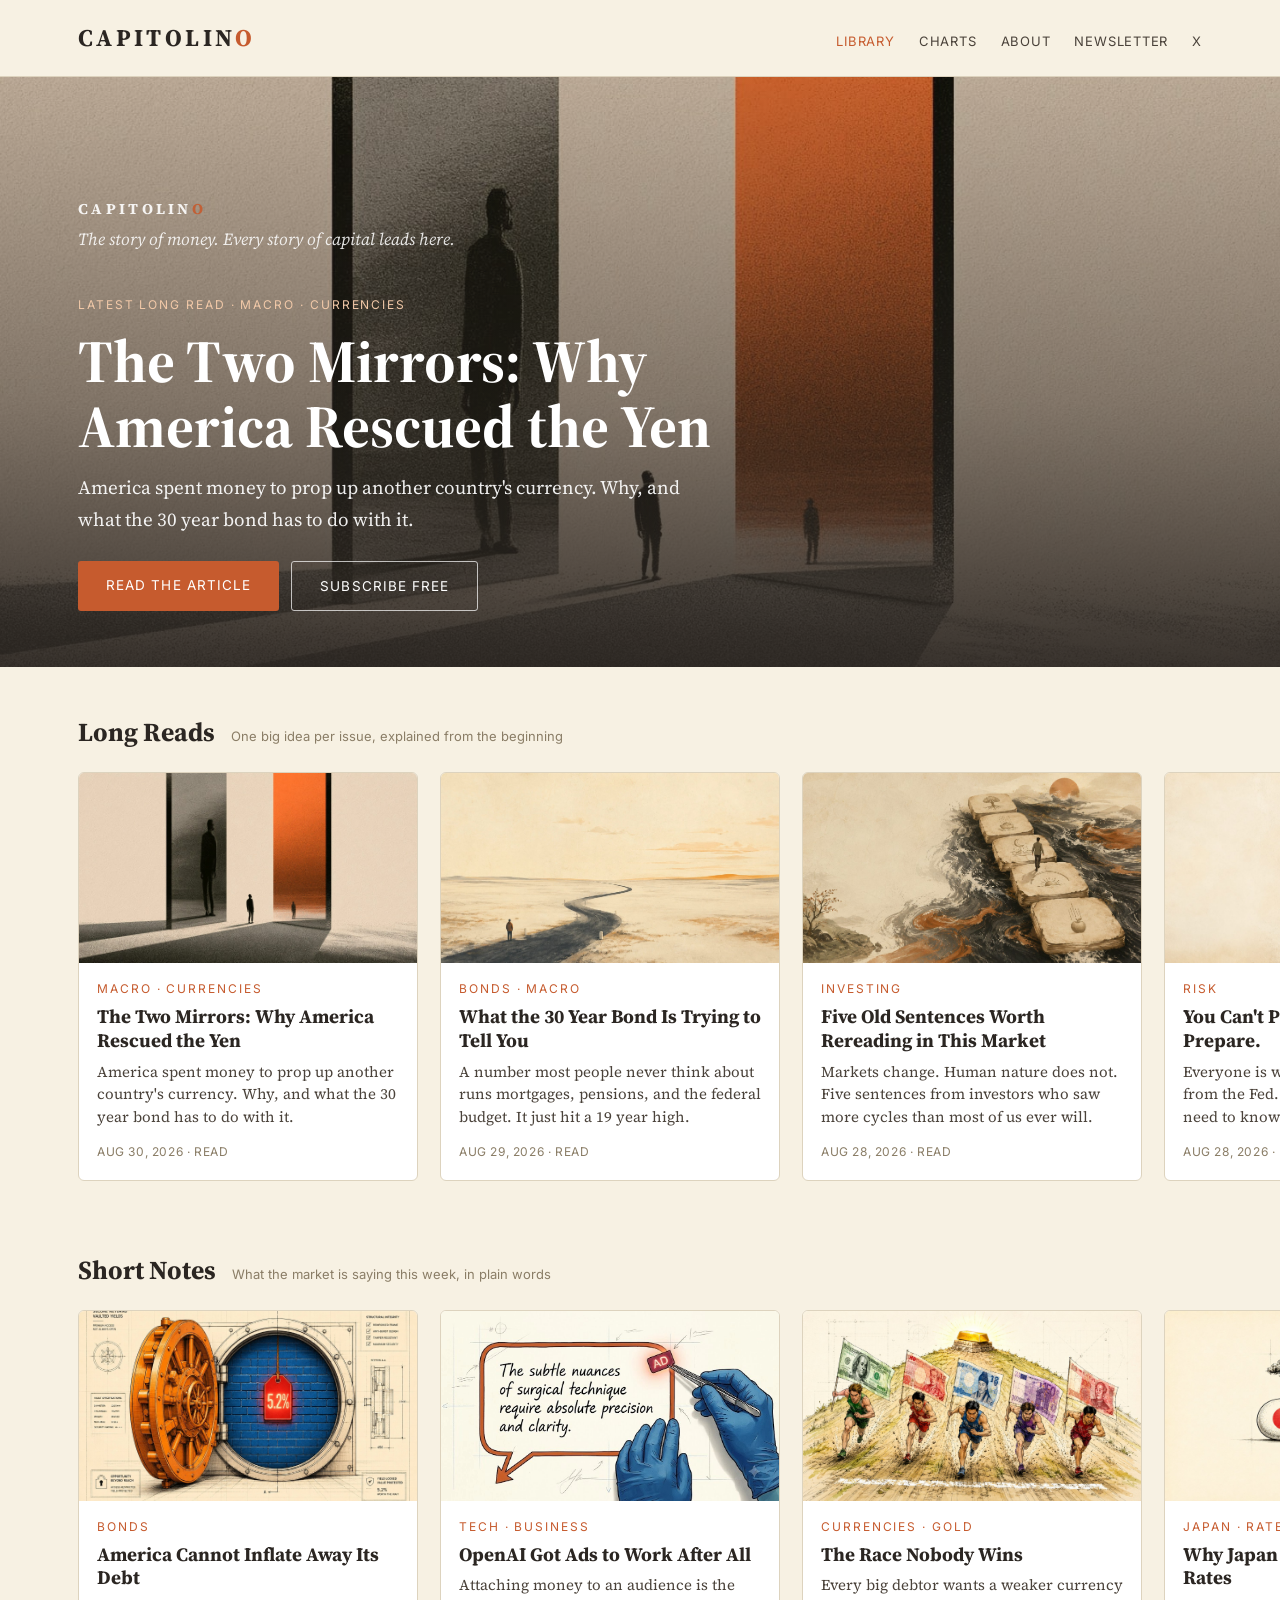
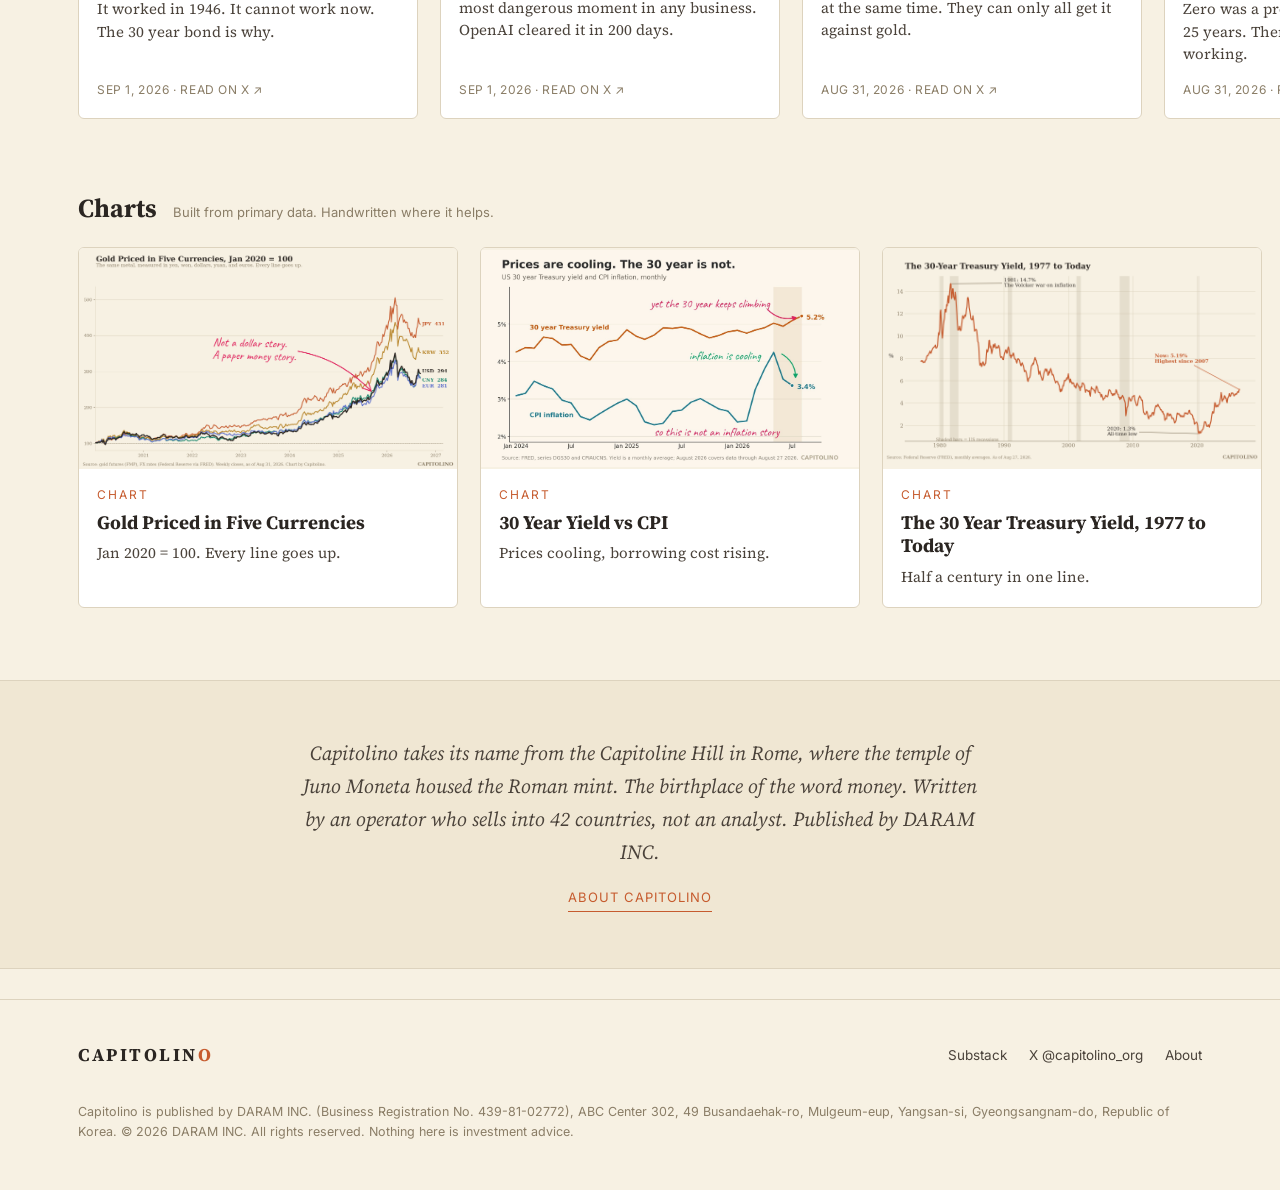
<file: index.html>
<!DOCTYPE html>
<html lang="en">
<head>
<meta charset="UTF-8">
<meta name="viewport" content="width=device-width, initial-scale=1.0">
<title>Capitolino — The story of money</title>
<meta name="description" content="Capitolino is an economics publication by DARAM INC. Long reads, short notes, and charts on markets, macro, and the forces behind them.">
<link rel="preconnect" href="https://fonts.googleapis.com">
<link href="https://fonts.googleapis.com/css2?family=Source+Serif+4:ital,wght@0,400;0,600;0,700;1,400&family=Inter:wght@400;500;600&display=swap" rel="stylesheet">
<link rel="stylesheet" href="style.css">
</head>
<body>
<header class="site-header">
  <div class="wrap">
    <a class="logo" href="index.html">CAPITOLIN<span>O</span></a>
    <nav class="nav">
      <a href="index.html" class="active">Library</a>
      <a href="charts.html">Charts</a>
      <a href="about.html">About</a>
      <a href="https://capitolino.substack.com" target="_blank" rel="noopener">Newsletter</a>
      <a class="xlink" href="https://x.com/capitolino_org" target="_blank" rel="noopener">X</a>
    </nav>
  </div>
</header>
<section class="hero" style="background-image:url('img/cover_two_mirrors.jpg')">
  <div class="hero-shade"></div>
  <div class="wrap hero-inner">
    <p class="hero-brand">CAPITOLIN<span>O</span></p>
    <p class="hero-tag">The story of money. Every story of capital leads here.</p>
    <span class="kicker light">Latest long read · Macro · Currencies</span>
    <h1><a href="articles/the-two-mirrors.html">The Two Mirrors: Why America Rescued the Yen</a></h1>
    <p class="hero-hook">America spent money to prop up another country&#x27;s currency. Why, and what the 30 year bond has to do with it.</p>
    <div class="hero-cta">
      <a class="btn" href="articles/the-two-mirrors.html">Read the article</a>
      <a class="btn ghost" href="https://capitolino.substack.com" target="_blank" rel="noopener">Subscribe free</a>
    </div>
  </div>
</section>

<section class="row" id="long-reads">
  <div class="wrap row-head"><h2>Long Reads</h2><span>One big idea per issue, explained from the beginning</span></div>
  <div class="row-scroller"><div class="row-track"><a class="card" href="articles/the-two-mirrors.html">
  <div class="card-img"><img src="img/cover_two_mirrors.jpg" alt="The Two Mirrors: Why America Rescued the Yen" loading="lazy"></div>
  <div class="card-body">
    <span class="kicker">Macro · Currencies</span>
    <h3>The Two Mirrors: Why America Rescued the Yen</h3>
    <p>America spent money to prop up another country&#x27;s currency. Why, and what the 30 year bond has to do with it.</p>
    <span class="meta">Aug 30, 2026 · Read</span>
  </div>
</a><a class="card" href="articles/30-year-bond.html">
  <div class="card-img"><img src="img/cover_30y.jpg" alt="What the 30 Year Bond Is Trying to Tell You" loading="lazy"></div>
  <div class="card-body">
    <span class="kicker">Bonds · Macro</span>
    <h3>What the 30 Year Bond Is Trying to Tell You</h3>
    <p>A number most people never think about runs mortgages, pensions, and the federal budget. It just hit a 19 year high.</p>
    <span class="meta">Aug 29, 2026 · Read</span>
  </div>
</a><a class="card" href="articles/five-old-sentences.html">
  <div class="card-img"><img src="img/cover_five_old.jpg" alt="Five Old Sentences Worth Rereading in This Market" loading="lazy"></div>
  <div class="card-body">
    <span class="kicker">Investing</span>
    <h3>Five Old Sentences Worth Rereading in This Market</h3>
    <p>Markets change. Human nature does not. Five sentences from investors who saw more cycles than most of us ever will.</p>
    <span class="meta">Aug 28, 2026 · Read</span>
  </div>
</a><a class="card" href="articles/you-cant-predict.html">
  <div class="card-img"><img src="img/cover_predict.jpg" alt="You Can&#x27;t Predict. You Can Prepare." loading="lazy"></div>
  <div class="card-body">
    <span class="kicker">Risk</span>
    <h3>You Can&#x27;t Predict. You Can Prepare.</h3>
    <p>Everyone is waiting for the same sentence from the Fed. Here is why you do not need to know what comes next.</p>
    <span class="meta">Aug 28, 2026 · Read</span>
  </div>
</a><a class="card" href="articles/why-i-built-kaisar.html">
  <div class="card-img"><img src="img/cover_viagra.jpg" alt="The Story Behind Why I Built an Electronic Viagra" loading="lazy"></div>
  <div class="card-body">
    <span class="kicker">First Issue</span>
    <h3>The Story Behind Why I Built an Electronic Viagra</h3>
    <p>Before you borrow someone&#x27;s eyes to look at the economy, you deserve to know whose eyes they are.</p>
    <span class="meta">Aug 28, 2026 · Read</span>
  </div>
</a></div></div>
</section>
<section class="row" id="short-notes">
  <div class="wrap row-head"><h2>Short Notes</h2><span>What the market is saying this week, in plain words</span></div>
  <div class="row-scroller"><div class="row-track"><a class="card" href="https://x.com/capitolino_org/status/2094489485602091154" target="_blank" rel="noopener">
  <div class="card-img"><img src="img/note_inflate_illus.jpg" alt="America Cannot Inflate Away Its Debt" loading="lazy"></div>
  <div class="card-body">
    <span class="kicker">Bonds</span>
    <h3>America Cannot Inflate Away Its Debt</h3>
    <p>It worked in 1946. It cannot work now. The 30 year bond is why.</p>
    <span class="meta">Sep 1, 2026 · Read on X ↗</span>
  </div>
</a><a class="card" href="https://x.com/capitolino_org/status/2094497750310334636" target="_blank" rel="noopener">
  <div class="card-img"><img src="img/note_openai_ads.jpg" alt="OpenAI Got Ads to Work After All" loading="lazy"></div>
  <div class="card-body">
    <span class="kicker">Tech · Business</span>
    <h3>OpenAI Got Ads to Work After All</h3>
    <p>Attaching money to an audience is the most dangerous moment in any business. OpenAI cleared it in 200 days.</p>
    <span class="meta">Sep 1, 2026 · Read on X ↗</span>
  </div>
</a><a class="card" href="https://x.com/capitolino_org/status/2094430309207187699" target="_blank" rel="noopener">
  <div class="card-img"><img src="img/note_race_illus.jpg" alt="The Race Nobody Wins" loading="lazy"></div>
  <div class="card-body">
    <span class="kicker">Currencies · Gold</span>
    <h3>The Race Nobody Wins</h3>
    <p>Every big debtor wants a weaker currency at the same time. They can only all get it against gold.</p>
    <span class="meta">Aug 31, 2026 · Read on X ↗</span>
  </div>
</a><a class="card" href="https://x.com/capitolino_org/status/2094389697825091811" target="_blank" rel="noopener">
  <div class="card-img"><img src="img/note_japan_zero.jpg" alt="Why Japan Cannot Keep Zero Rates" loading="lazy"></div>
  <div class="card-body">
    <span class="kicker">Japan · Rates</span>
    <h3>Why Japan Cannot Keep Zero Rates</h3>
    <p>Zero was a promise Japan could keep for 25 years. Then the promise stopped working.</p>
    <span class="meta">Aug 31, 2026 · Read on X ↗</span>
  </div>
</a><a class="card" href="https://x.com/capitolino_org/status/2093765182011126217" target="_blank" rel="noopener">
  <div class="card-img"><img src="img/note_water_illus.jpg" alt="The Water Level and the Waves" loading="lazy"></div>
  <div class="card-body">
    <span class="kicker">Money Supply · Bitcoin</span>
    <h3>The Water Level and the Waves</h3>
    <p>M2 just hit 23.2 trillion dollars. Why that does not automatically lift Bitcoin.</p>
    <span class="meta">Aug 29, 2026 · Read on X ↗</span>
  </div>
</a><a class="card" href="https://x.com/capitolino_org/status/2093725775086424573" target="_blank" rel="noopener">
  <div class="card-img"><img src="img/note_wall.jpg" alt="The Wall That Stopped Working" loading="lazy"></div>
  <div class="card-body">
    <span class="kicker">Currencies</span>
    <h3>The Wall That Stopped Working</h3>
    <p>160 yen per dollar used to be a wall. This year it became a neighborhood.</p>
    <span class="meta">Aug 29, 2026 · Read on X ↗</span>
  </div>
</a><a class="card" href="https://x.com/capitolino_org/status/2093394153090728413" target="_blank" rel="noopener">
  <div class="card-img"><img src="img/note_tugofwar.jpg" alt="The Tug of War: Bonds, Gold, and a Hawkish Fed" loading="lazy"></div>
  <div class="card-body">
    <span class="kicker">Markets</span>
    <h3>The Tug of War: Bonds, Gold, and a Hawkish Fed</h3>
    <p>Nvidia posted a monster quarter. The Fed said something else. Both markets are right, for now.</p>
    <span class="meta">Aug 28, 2026 · Read on X ↗</span>
  </div>
</a></div></div>
</section>
<section class="row" id="charts">
  <div class="wrap row-head"><h2>Charts</h2><span>Built from primary data. Handwritten where it helps.</span></div>
  <div class="row-scroller"><div class="row-track"><a class="card card-chart" href="charts.html#chart_gold_five_currencies">
  <div class="card-img"><img src="img/chart_gold_five_currencies.png" alt="Gold Priced in Five Currencies" loading="lazy"></div>
  <div class="card-body"><span class="kicker">Chart</span><h3>Gold Priced in Five Currencies</h3><p>Jan 2020 = 100. Every line goes up.</p></div>
</a><a class="card card-chart" href="charts.html#chart_30y_vs_cpi">
  <div class="card-img"><img src="img/chart_30y_vs_cpi.jpg" alt="30 Year Yield vs CPI" loading="lazy"></div>
  <div class="card-body"><span class="kicker">Chart</span><h3>30 Year Yield vs CPI</h3><p>Prices cooling, borrowing cost rising.</p></div>
</a><a class="card card-chart" href="charts.html#chart1_30y_history">
  <div class="card-img"><img src="img/chart1_30y_history.png" alt="The 30 Year Treasury Yield, 1977 to Today" loading="lazy"></div>
  <div class="card-body"><span class="kicker">Chart</span><h3>The 30 Year Treasury Yield, 1977 to Today</h3><p>Half a century in one line.</p></div>
</a><a class="card card-chart" href="charts.html#chart2_three_yields">
  <div class="card-img"><img src="img/chart2_three_yields.png" alt="Three Maturities, One Story" loading="lazy"></div>
  <div class="card-body"><span class="kicker">Chart</span><h3>Three Maturities, One Story</h3><p>2, 10, and 30 year yields.</p></div>
</a><a class="card card-chart" href="charts.html#chart3_spread">
  <div class="card-img"><img src="img/chart3_spread.png" alt="The Recession Whisperer" loading="lazy"></div>
  <div class="card-body"><span class="kicker">Chart</span><h3>The Recession Whisperer</h3><p>10 year minus 2 year, recessions shaded.</p></div>
</a><a class="card card-chart" href="charts.html#chart_m2">
  <div class="card-img"><img src="img/chart_m2.png" alt="US Money Supply (M2)" loading="lazy"></div>
  <div class="card-body"><span class="kicker">Chart</span><h3>US Money Supply (M2)</h3><p>23.2 trillion dollars and a handwritten note.</p></div>
</a><a class="card card-chart" href="charts.html#chart_usdjpy_160">
  <div class="card-img"><img src="img/chart_usdjpy_160.png" alt="USD/JPY and the 160 Line" loading="lazy"></div>
  <div class="card-body"><span class="kicker">Chart</span><h3>USD/JPY and the 160 Line</h3><p>Days above 160, 2024 vs 2026.</p></div>
</a><a class="card card-chart" href="charts.html#chart_rate_gap">
  <div class="card-img"><img src="img/chart_rate_gap.png" alt="US vs Japan Policy Rate Gap" loading="lazy"></div>
  <div class="card-body"><span class="kicker">Chart</span><h3>US vs Japan Policy Rate Gap</h3><p>Why the yen fell.</p></div>
</a></div></div>
</section>

<section class="about-strip">
  <div class="wrap">
    <p>Capitolino takes its name from the Capitoline Hill in Rome, where the temple of Juno Moneta housed the Roman mint. The birthplace of the word money. Written by an operator who sells into 42 countries, not an analyst. Published by DARAM INC.</p>
    <a class="readmore" href="about.html">About Capitolino</a>
  </div>
</section>
<footer class="site-footer">
  <div class="wrap">
    <span class="foot-logo">CAPITOLIN<span>O</span></span>
    <div class="foot-links">
      <a href="https://capitolino.substack.com" target="_blank" rel="noopener">Substack</a>
      <a class="xlink" href="https://x.com/capitolino_org" target="_blank" rel="noopener">X <span class="xhandle">@capitolino_org</span></a>
      <a href="about.html">About</a>
    </div>
    <p class="foot-legal">Capitolino is published by DARAM INC. (Business Registration No. 439-81-02772), ABC Center 302, 49 Busandaehak-ro, Mulgeum-eup, Yangsan-si, Gyeongsangnam-do, Republic of Korea. © 2026 DARAM INC. All rights reserved. Nothing here is investment advice.</p>
  </div>
</footer>
<script>
// Change this one line when the X handle changes.
var X_HANDLE = "capitolino_org";
document.querySelectorAll("a.xlink").forEach(function(a){ a.href = "https://x.com/" + X_HANDLE; });
document.querySelectorAll(".xhandle").forEach(function(s){ s.textContent = "@" + X_HANDLE; });
</script>
</body>
</html>
</file>
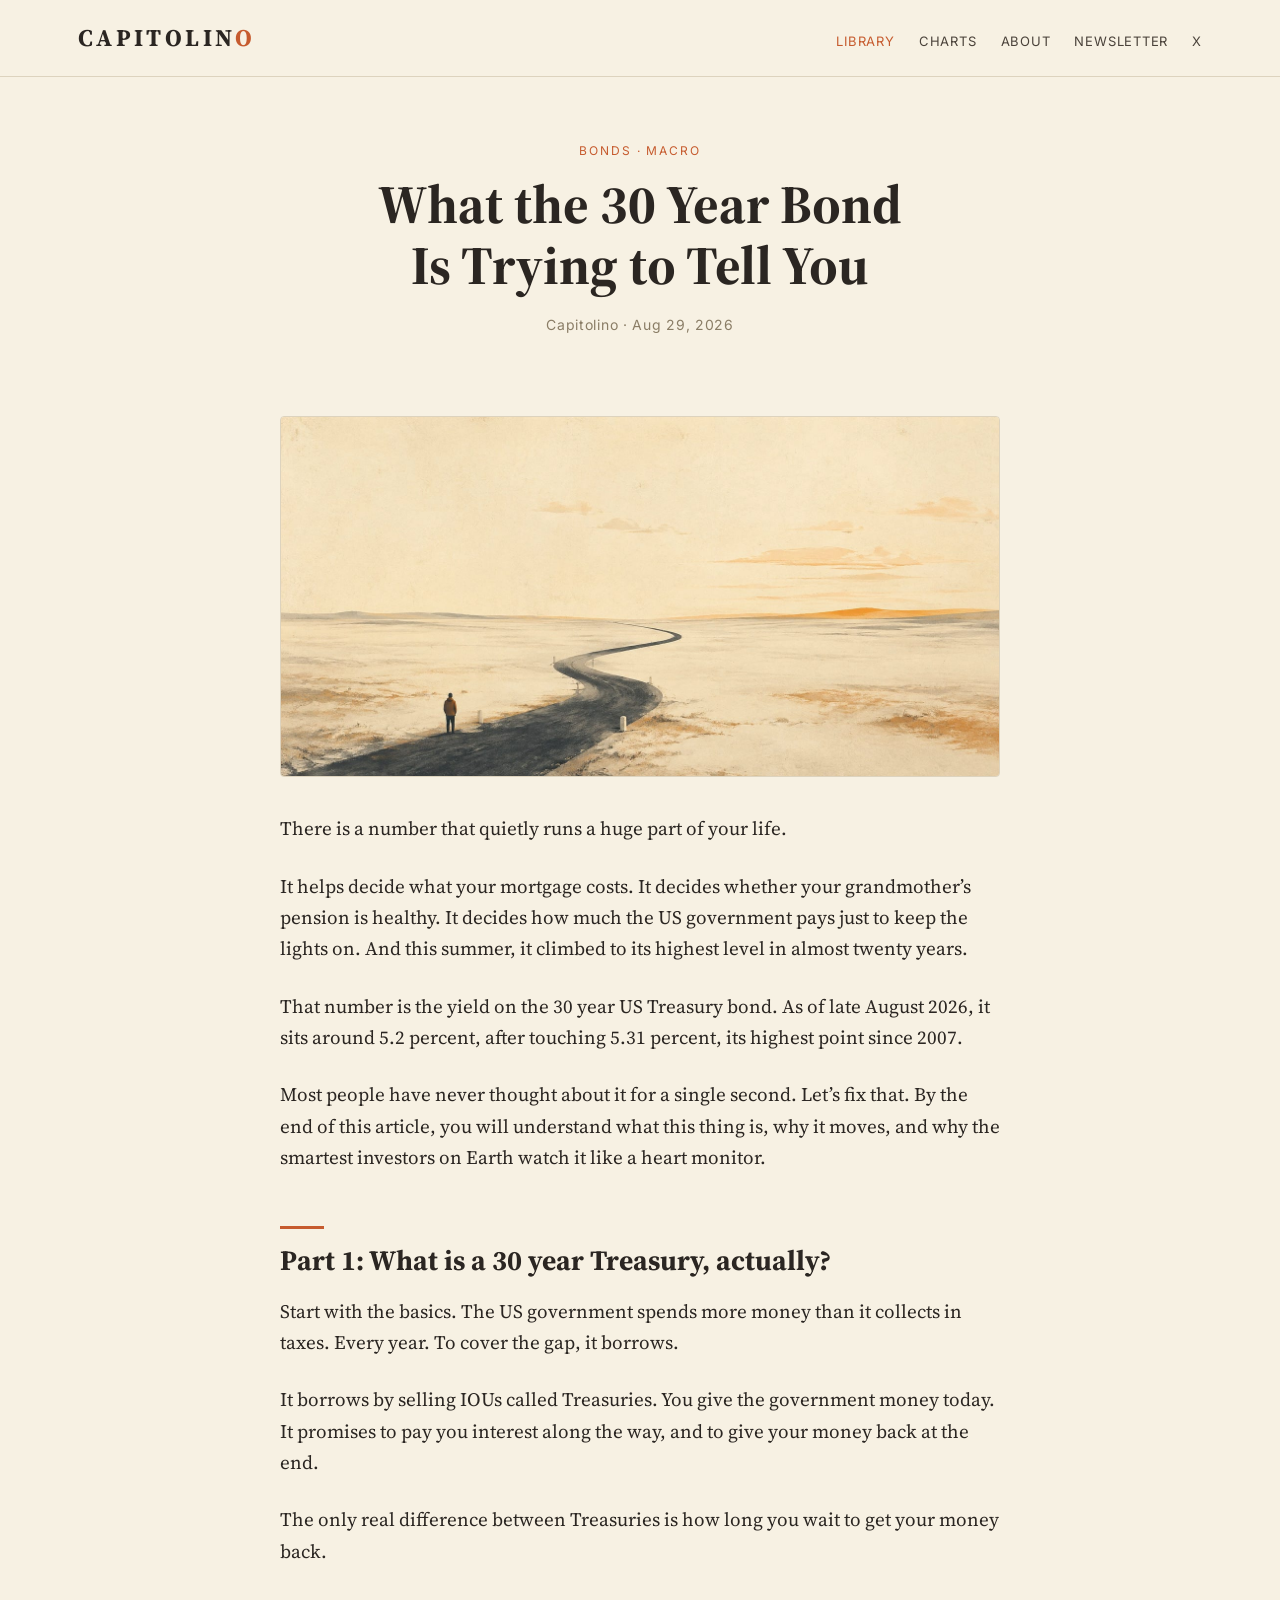
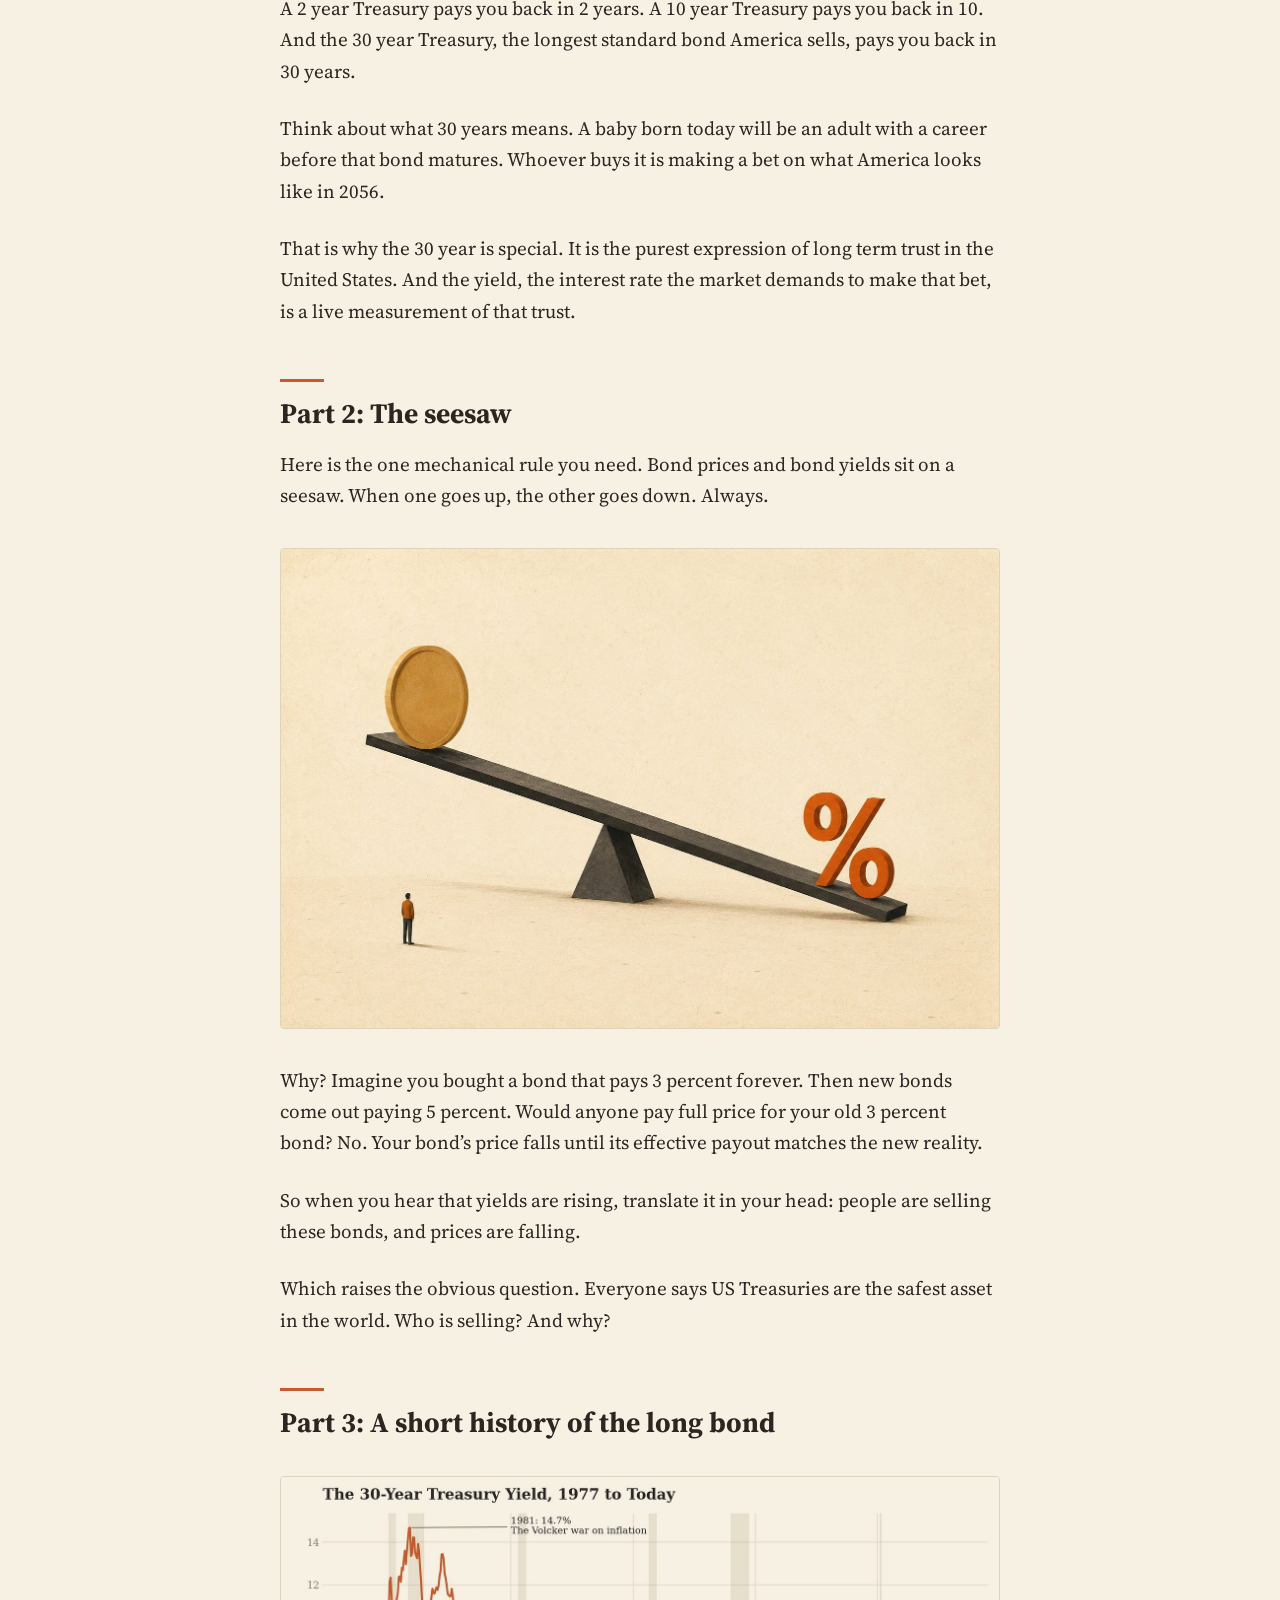
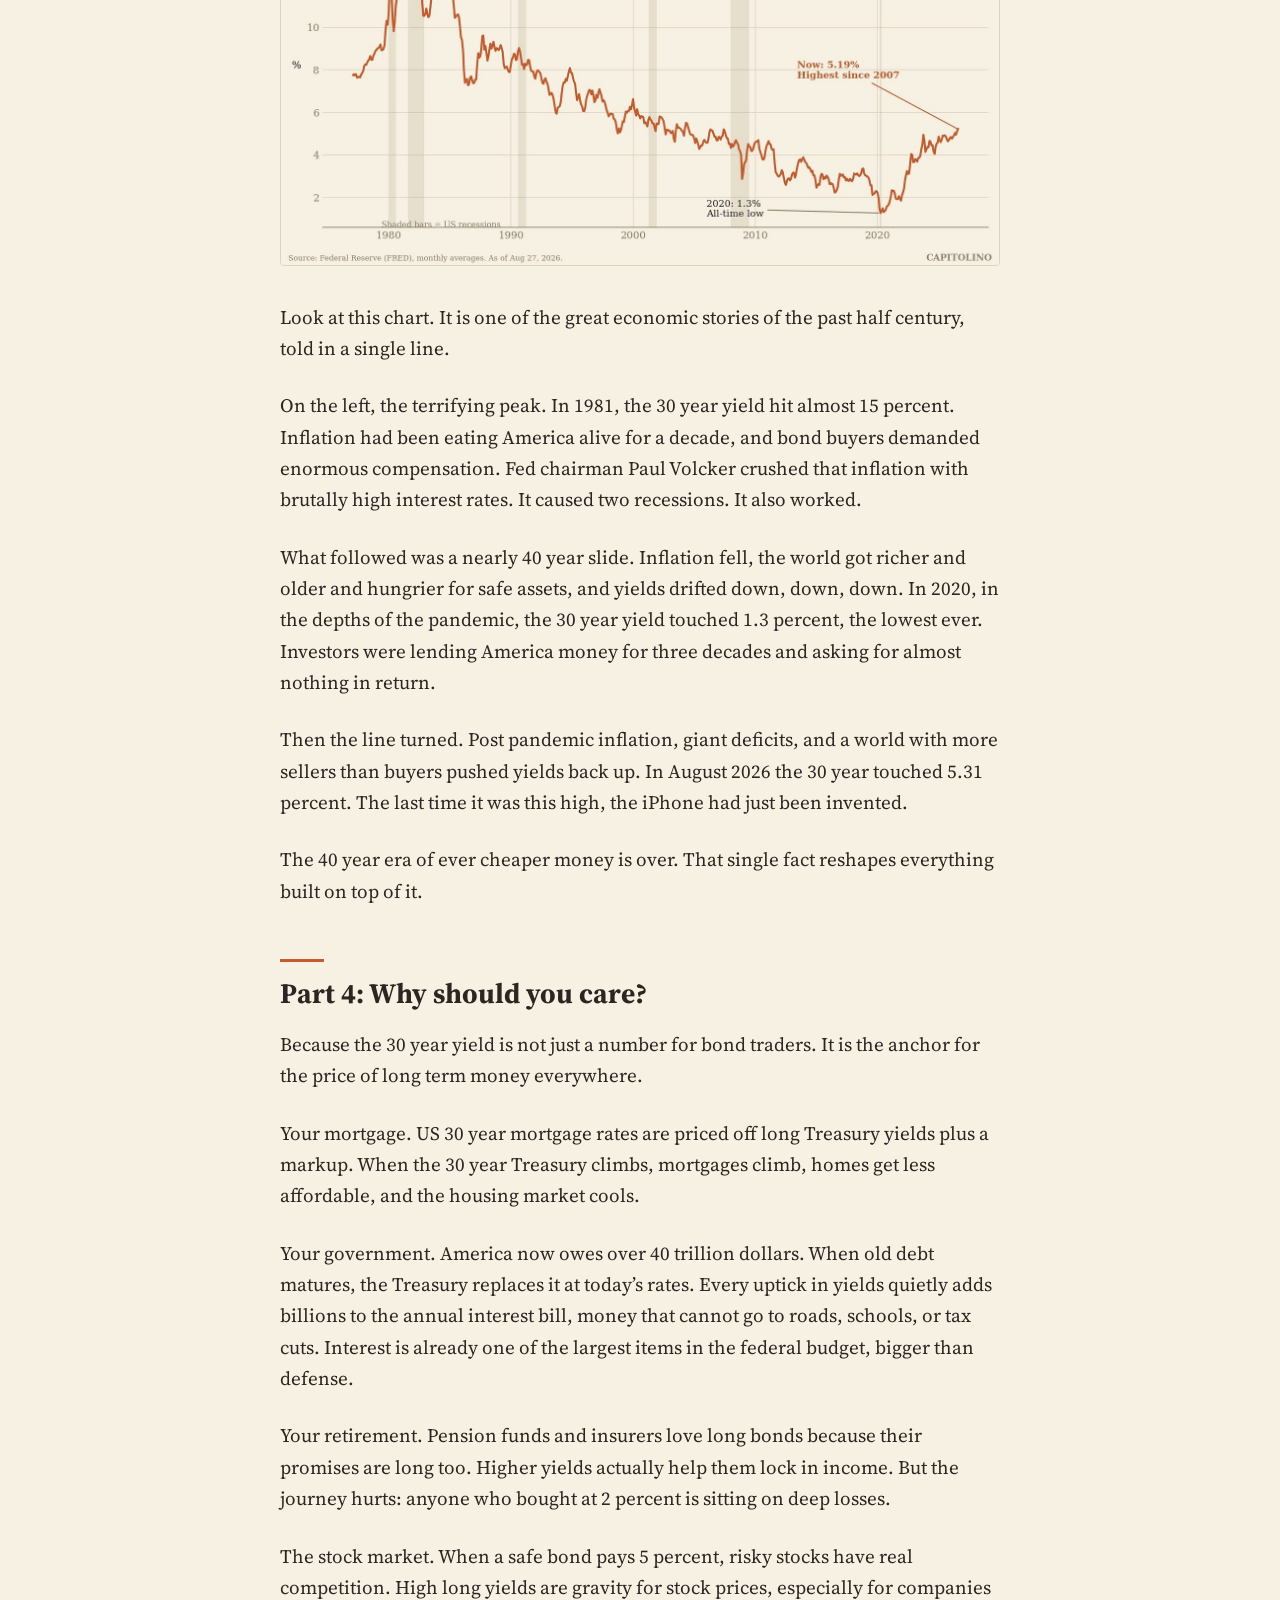
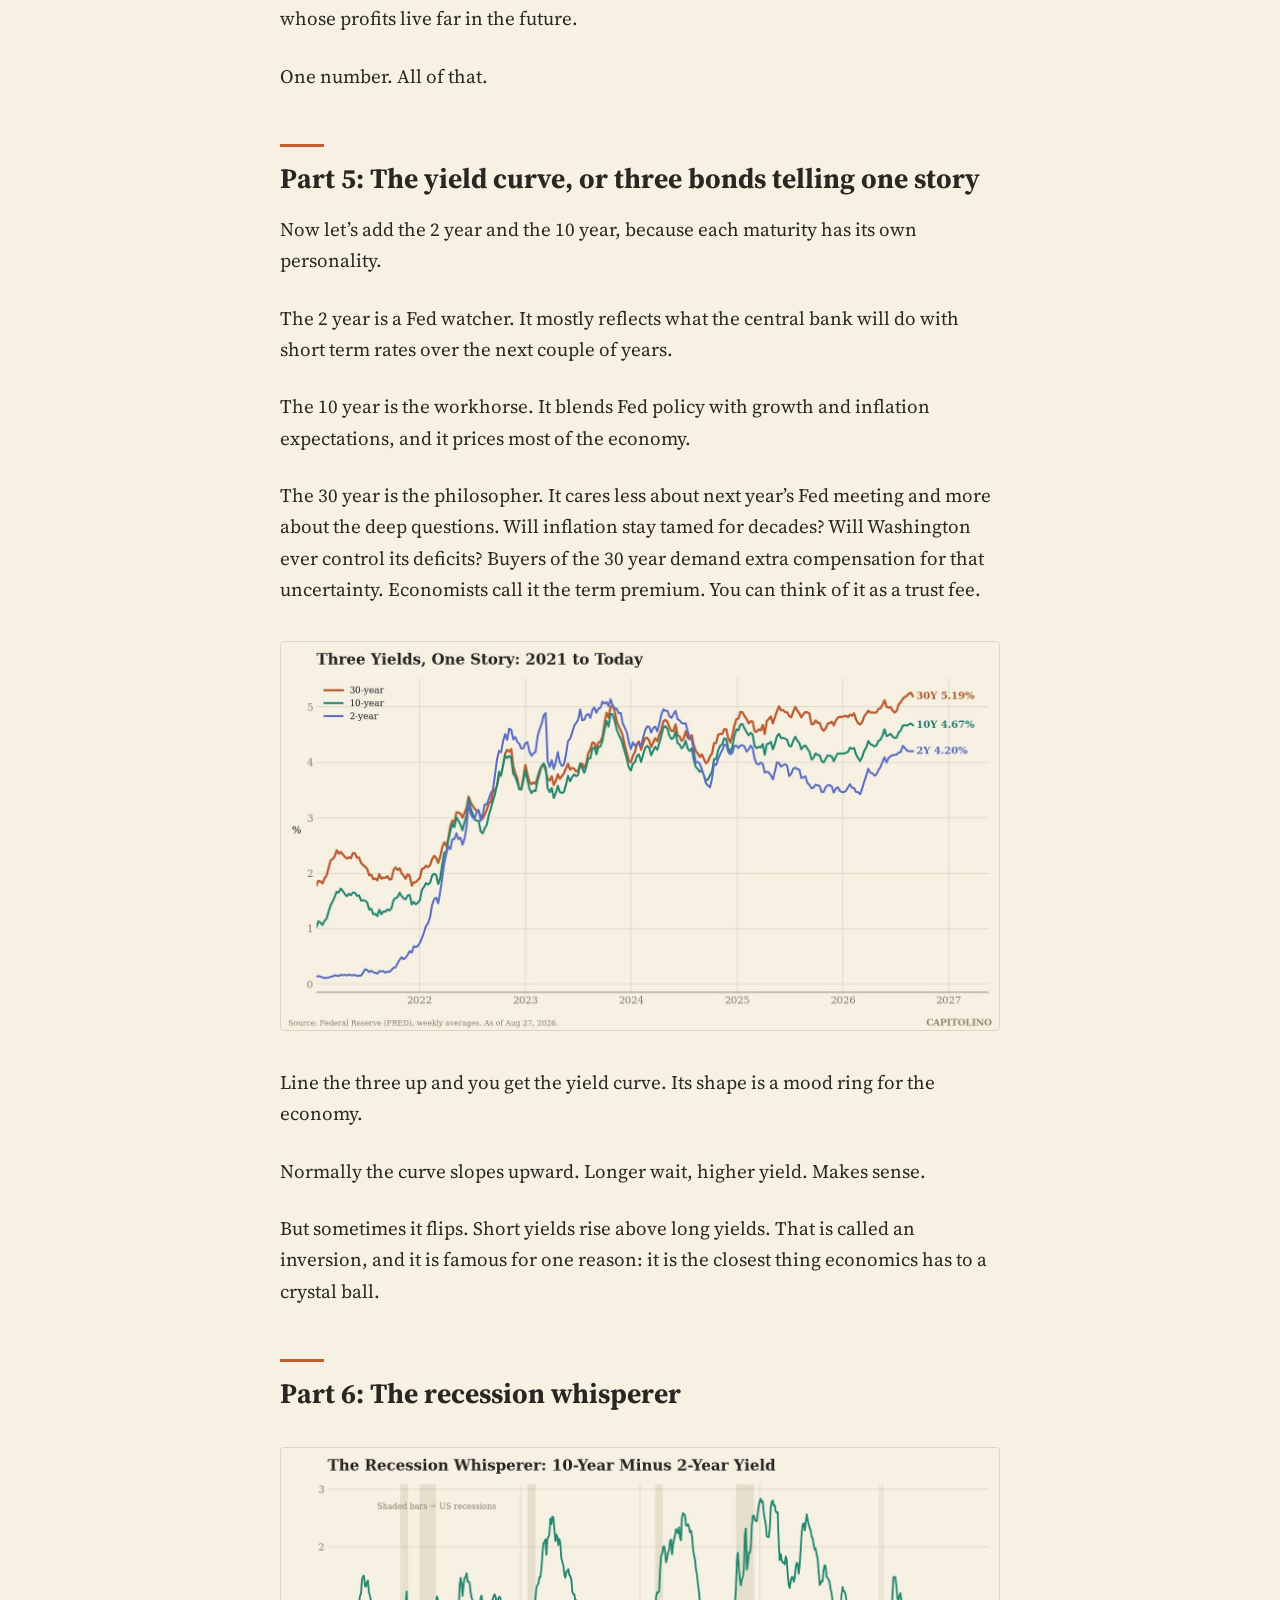
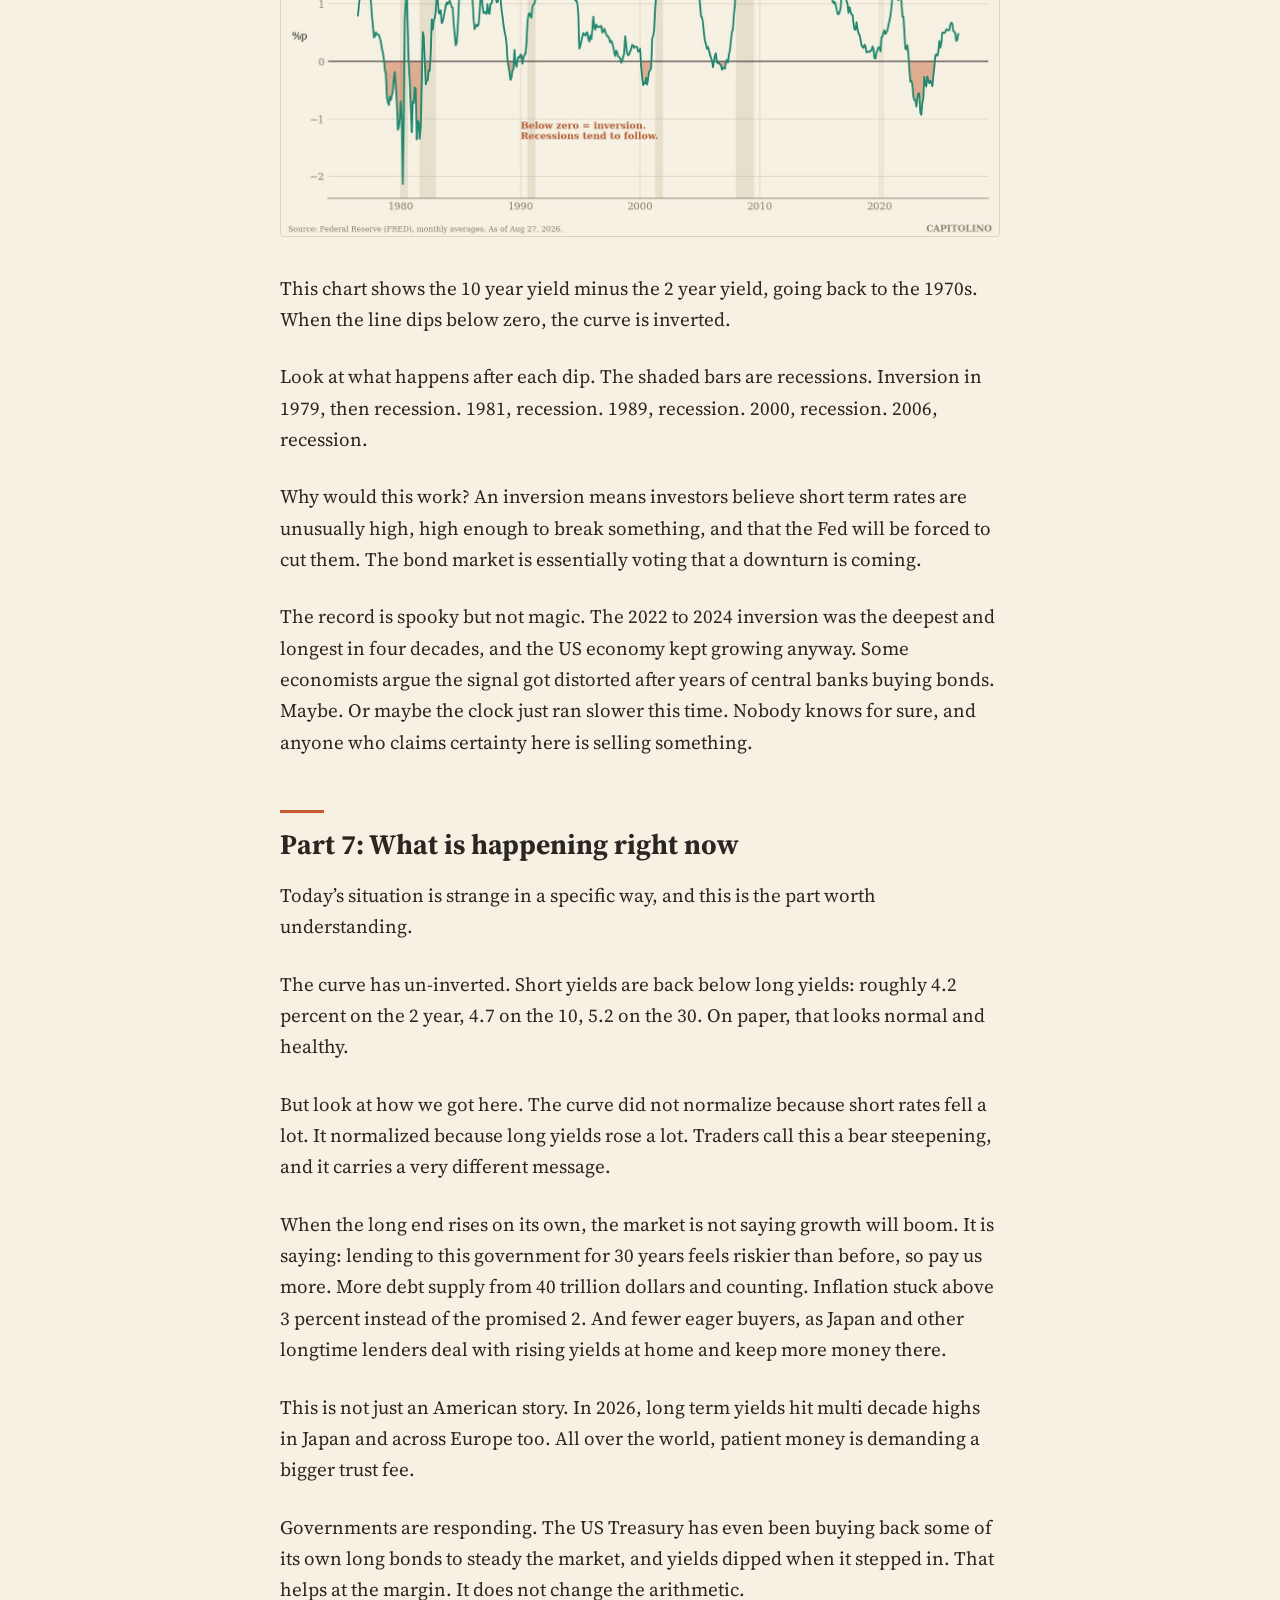
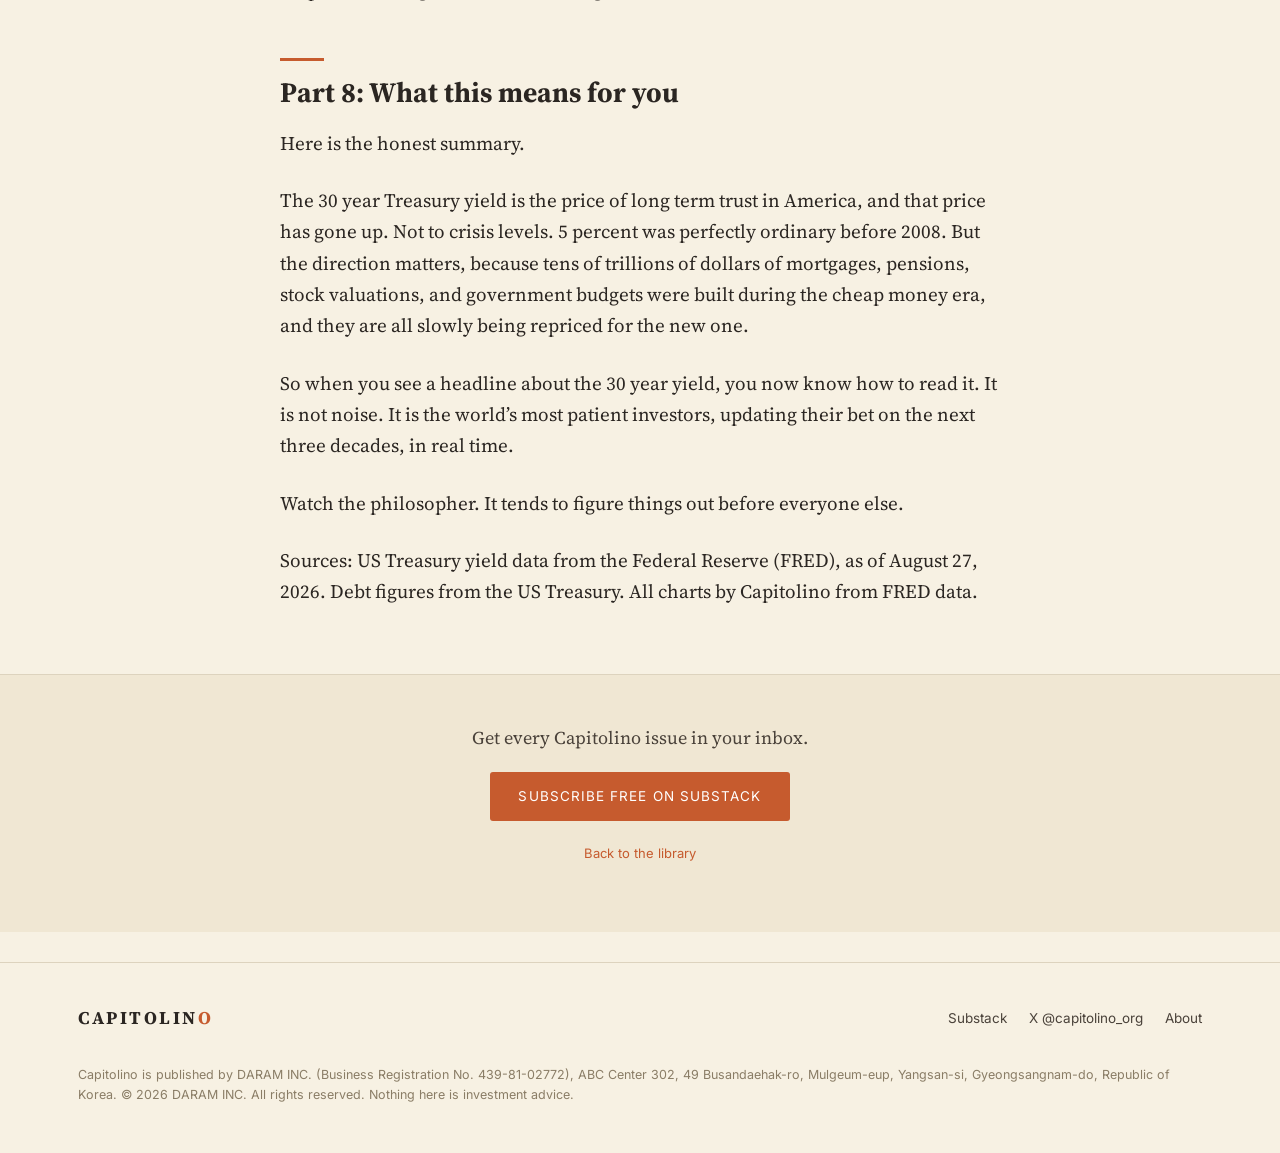
<file: 30-year-bond.html>
<!DOCTYPE html>
<html lang="en">
<head>
<meta charset="UTF-8">
<meta name="viewport" content="width=device-width, initial-scale=1.0">
<title>What the 30 Year Bond Is Trying to Tell You — Capitolino</title>
<meta name="description" content="There is a number that quietly runs a huge part of your life.">
<link rel="preconnect" href="https://fonts.googleapis.com">
<link href="https://fonts.googleapis.com/css2?family=Source+Serif+4:ital,wght@0,400;0,600;0,700;1,400&family=Inter:wght@400;500;600&display=swap" rel="stylesheet">
<link rel="stylesheet" href="../style.css">
</head>
<body>
<header class="site-header">
  <div class="wrap">
    <a class="logo" href="../index.html">CAPITOLIN<span>O</span></a>
    <nav class="nav">
      <a href="../index.html" class="active">Library</a>
      <a href="../charts.html">Charts</a>
      <a href="../about.html">About</a>
      <a href="https://capitolino.substack.com" target="_blank" rel="noopener">Newsletter</a>
      <a class="xlink" href="https://x.com/capitolino_org" target="_blank" rel="noopener">X</a>
    </nav>
  </div>
</header>
<section class="article-head">
  <div class="wrap">
    <span class="kicker">Bonds · Macro</span>
    <h1>What the 30 Year Bond Is Trying to Tell You</h1>
    <p class="byline">Capitolino · Aug 29, 2026</p>
  </div>
</section>
<main class="wrap-narrow article-body">
<figure><img src="../img/30-year-bond_1.jpg" alt="What the 30 Year Bond Is Trying to Tell You"></figure>

<p>There is a number that quietly runs a huge part of your life.</p>

<p>It helps decide what your mortgage costs. It decides whether your grandmother’s pension is healthy. It decides how much the US government pays just to keep the lights on. And this summer, it climbed to its highest level in almost twenty years.</p>

<p>That number is the yield on the 30 year US Treasury bond. As of late August 2026, it sits around 5.2 percent, after touching 5.31 percent, its highest point since 2007.</p>

<p>Most people have never thought about it for a single second. Let’s fix that. By the end of this article, you will understand what this thing is, why it moves, and why the smartest investors on Earth watch it like a heart monitor.</p>

<h2>Part 1: What is a 30 year Treasury, actually?</h2>

<p>Start with the basics. The US government spends more money than it collects in taxes. Every year. To cover the gap, it borrows.</p>

<p>It borrows by selling IOUs called Treasuries. You give the government money today. It promises to pay you interest along the way, and to give your money back at the end.</p>

<p>The only real difference between Treasuries is how long you wait to get your money back.</p>

<p>A 2 year Treasury pays you back in 2 years. A 10 year Treasury pays you back in 10. And the 30 year Treasury, the longest standard bond America sells, pays you back in 30 years.</p>

<p>Think about what 30 years means. A baby born today will be an adult with a career before that bond matures. Whoever buys it is making a bet on what America looks like in 2056.</p>

<p>That is why the 30 year is special. It is the purest expression of long term trust in the United States. And the yield, the interest rate the market demands to make that bet, is a live measurement of that trust.</p>

<h2>Part 2: The seesaw</h2>

<p>Here is the one mechanical rule you need. Bond prices and bond yields sit on a seesaw. When one goes up, the other goes down. Always.</p>

<figure><img src="../img/30-year-bond_2.jpg" alt="What the 30 Year Bond Is Trying to Tell You"></figure>

<p>Why? Imagine you bought a bond that pays 3 percent forever. Then new bonds come out paying 5 percent. Would anyone pay full price for your old 3 percent bond? No. Your bond’s price falls until its effective payout matches the new reality.</p>

<p>So when you hear that yields are rising, translate it in your head: people are selling these bonds, and prices are falling.</p>

<p>Which raises the obvious question. Everyone says US Treasuries are the safest asset in the world. Who is selling? And why?</p>

<h2>Part 3: A short history of the long bond</h2>

<figure><img src="../img/30-year-bond_3.jpg" alt="What the 30 Year Bond Is Trying to Tell You"></figure>

<p>Look at this chart. It is one of the great economic stories of the past half century, told in a single line.</p>

<p>On the left, the terrifying peak. In 1981, the 30 year yield hit almost 15 percent. Inflation had been eating America alive for a decade, and bond buyers demanded enormous compensation. Fed chairman Paul Volcker crushed that inflation with brutally high interest rates. It caused two recessions. It also worked.</p>

<p>What followed was a nearly 40 year slide. Inflation fell, the world got richer and older and hungrier for safe assets, and yields drifted down, down, down. In 2020, in the depths of the pandemic, the 30 year yield touched 1.3 percent, the lowest ever. Investors were lending America money for three decades and asking for almost nothing in return.</p>

<p>Then the line turned. Post pandemic inflation, giant deficits, and a world with more sellers than buyers pushed yields back up. In August 2026 the 30 year touched 5.31 percent. The last time it was this high, the iPhone had just been invented.</p>

<p>The 40 year era of ever cheaper money is over. That single fact reshapes everything built on top of it.</p>

<h2>Part 4: Why should you care?</h2>

<p>Because the 30 year yield is not just a number for bond traders. It is the anchor for the price of long term money everywhere.</p>

<p>Your mortgage. US 30 year mortgage rates are priced off long Treasury yields plus a markup. When the 30 year Treasury climbs, mortgages climb, homes get less affordable, and the housing market cools.</p>

<p>Your government. America now owes over 40 trillion dollars. When old debt matures, the Treasury replaces it at today’s rates. Every uptick in yields quietly adds billions to the annual interest bill, money that cannot go to roads, schools, or tax cuts. Interest is already one of the largest items in the federal budget, bigger than defense.</p>

<p>Your retirement. Pension funds and insurers love long bonds because their promises are long too. Higher yields actually help them lock in income. But the journey hurts: anyone who bought at 2 percent is sitting on deep losses.</p>

<p>The stock market. When a safe bond pays 5 percent, risky stocks have real competition. High long yields are gravity for stock prices, especially for companies whose profits live far in the future.</p>

<p>One number. All of that.</p>

<h2>Part 5: The yield curve, or three bonds telling one story</h2>

<p>Now let’s add the 2 year and the 10 year, because each maturity has its own personality.</p>

<p>The 2 year is a Fed watcher. It mostly reflects what the central bank will do with short term rates over the next couple of years.</p>

<p>The 10 year is the workhorse. It blends Fed policy with growth and inflation expectations, and it prices most of the economy.</p>

<p>The 30 year is the philosopher. It cares less about next year’s Fed meeting and more about the deep questions. Will inflation stay tamed for decades? Will Washington ever control its deficits? Buyers of the 30 year demand extra compensation for that uncertainty. Economists call it the term premium. You can think of it as a trust fee.</p>

<figure><img src="../img/30-year-bond_4.jpg" alt="What the 30 Year Bond Is Trying to Tell You"></figure>

<p>Line the three up and you get the yield curve. Its shape is a mood ring for the economy.</p>

<p>Normally the curve slopes upward. Longer wait, higher yield. Makes sense.</p>

<p>But sometimes it flips. Short yields rise above long yields. That is called an inversion, and it is famous for one reason: it is the closest thing economics has to a crystal ball.</p>

<h2>Part 6: The recession whisperer</h2>

<figure><img src="../img/30-year-bond_5.jpg" alt="What the 30 Year Bond Is Trying to Tell You"></figure>

<p>This chart shows the 10 year yield minus the 2 year yield, going back to the 1970s. When the line dips below zero, the curve is inverted.</p>

<p>Look at what happens after each dip. The shaded bars are recessions. Inversion in 1979, then recession. 1981, recession. 1989, recession. 2000, recession. 2006, recession.</p>

<p>Why would this work? An inversion means investors believe short term rates are unusually high, high enough to break something, and that the Fed will be forced to cut them. The bond market is essentially voting that a downturn is coming.</p>

<p>The record is spooky but not magic. The 2022 to 2024 inversion was the deepest and longest in four decades, and the US economy kept growing anyway. Some economists argue the signal got distorted after years of central banks buying bonds. Maybe. Or maybe the clock just ran slower this time. Nobody knows for sure, and anyone who claims certainty here is selling something.</p>

<h2>Part 7: What is happening right now</h2>

<p>Today’s situation is strange in a specific way, and this is the part worth understanding.</p>

<p>The curve has un-inverted. Short yields are back below long yields: roughly 4.2 percent on the 2 year, 4.7 on the 10, 5.2 on the 30. On paper, that looks normal and healthy.</p>

<p>But look at how we got here. The curve did not normalize because short rates fell a lot. It normalized because long yields rose a lot. Traders call this a bear steepening, and it carries a very different message.</p>

<p>When the long end rises on its own, the market is not saying growth will boom. It is saying: lending to this government for 30 years feels riskier than before, so pay us more. More debt supply from 40 trillion dollars and counting. Inflation stuck above 3 percent instead of the promised 2. And fewer eager buyers, as Japan and other longtime lenders deal with rising yields at home and keep more money there.</p>

<p>This is not just an American story. In 2026, long term yields hit multi decade highs in Japan and across Europe too. All over the world, patient money is demanding a bigger trust fee.</p>

<p>Governments are responding. The US Treasury has even been buying back some of its own long bonds to steady the market, and yields dipped when it stepped in. That helps at the margin. It does not change the arithmetic.</p>

<h2>Part 8: What this means for you</h2>

<p>Here is the honest summary.</p>

<p>The 30 year Treasury yield is the price of long term trust in America, and that price has gone up. Not to crisis levels. 5 percent was perfectly ordinary before 2008. But the direction matters, because tens of trillions of dollars of mortgages, pensions, stock valuations, and government budgets were built during the cheap money era, and they are all slowly being repriced for the new one.</p>

<p>So when you see a headline about the 30 year yield, you now know how to read it. It is not noise. It is the world’s most patient investors, updating their bet on the next three decades, in real time.</p>

<p>Watch the philosopher. It tends to figure things out before everyone else.</p>

<p>Sources: US Treasury yield data from the Federal Reserve (FRED), as of August 27, 2026. Debt figures from the US Treasury. All charts by Capitolino from FRED data.</p>
</main>
<section class="article-foot">
  <div class="wrap">
    <p>Get every Capitolino issue in your inbox.</p>
    <a class="btn" href="https://capitolino.substack.com" target="_blank" rel="noopener">Subscribe free on Substack</a>
    <p class="small"><a href="../index.html">Back to the library</a></p>
  </div>
</section>
<footer class="site-footer">
  <div class="wrap">
    <span class="foot-logo">CAPITOLIN<span>O</span></span>
    <div class="foot-links">
      <a href="https://capitolino.substack.com" target="_blank" rel="noopener">Substack</a>
      <a class="xlink" href="https://x.com/capitolino_org" target="_blank" rel="noopener">X <span class="xhandle">@capitolino_org</span></a>
      <a href="../about.html">About</a>
    </div>
    <p class="foot-legal">Capitolino is published by DARAM INC. (Business Registration No. 439-81-02772), ABC Center 302, 49 Busandaehak-ro, Mulgeum-eup, Yangsan-si, Gyeongsangnam-do, Republic of Korea. © 2026 DARAM INC. All rights reserved. Nothing here is investment advice.</p>
  </div>
</footer>
<script>
// Change this one line when the X handle changes.
var X_HANDLE = "capitolino_org";
document.querySelectorAll("a.xlink").forEach(function(a){ a.href = "https://x.com/" + X_HANDLE; });
document.querySelectorAll(".xhandle").forEach(function(s){ s.textContent = "@" + X_HANDLE; });
</script>
</body>
</html>
</file>
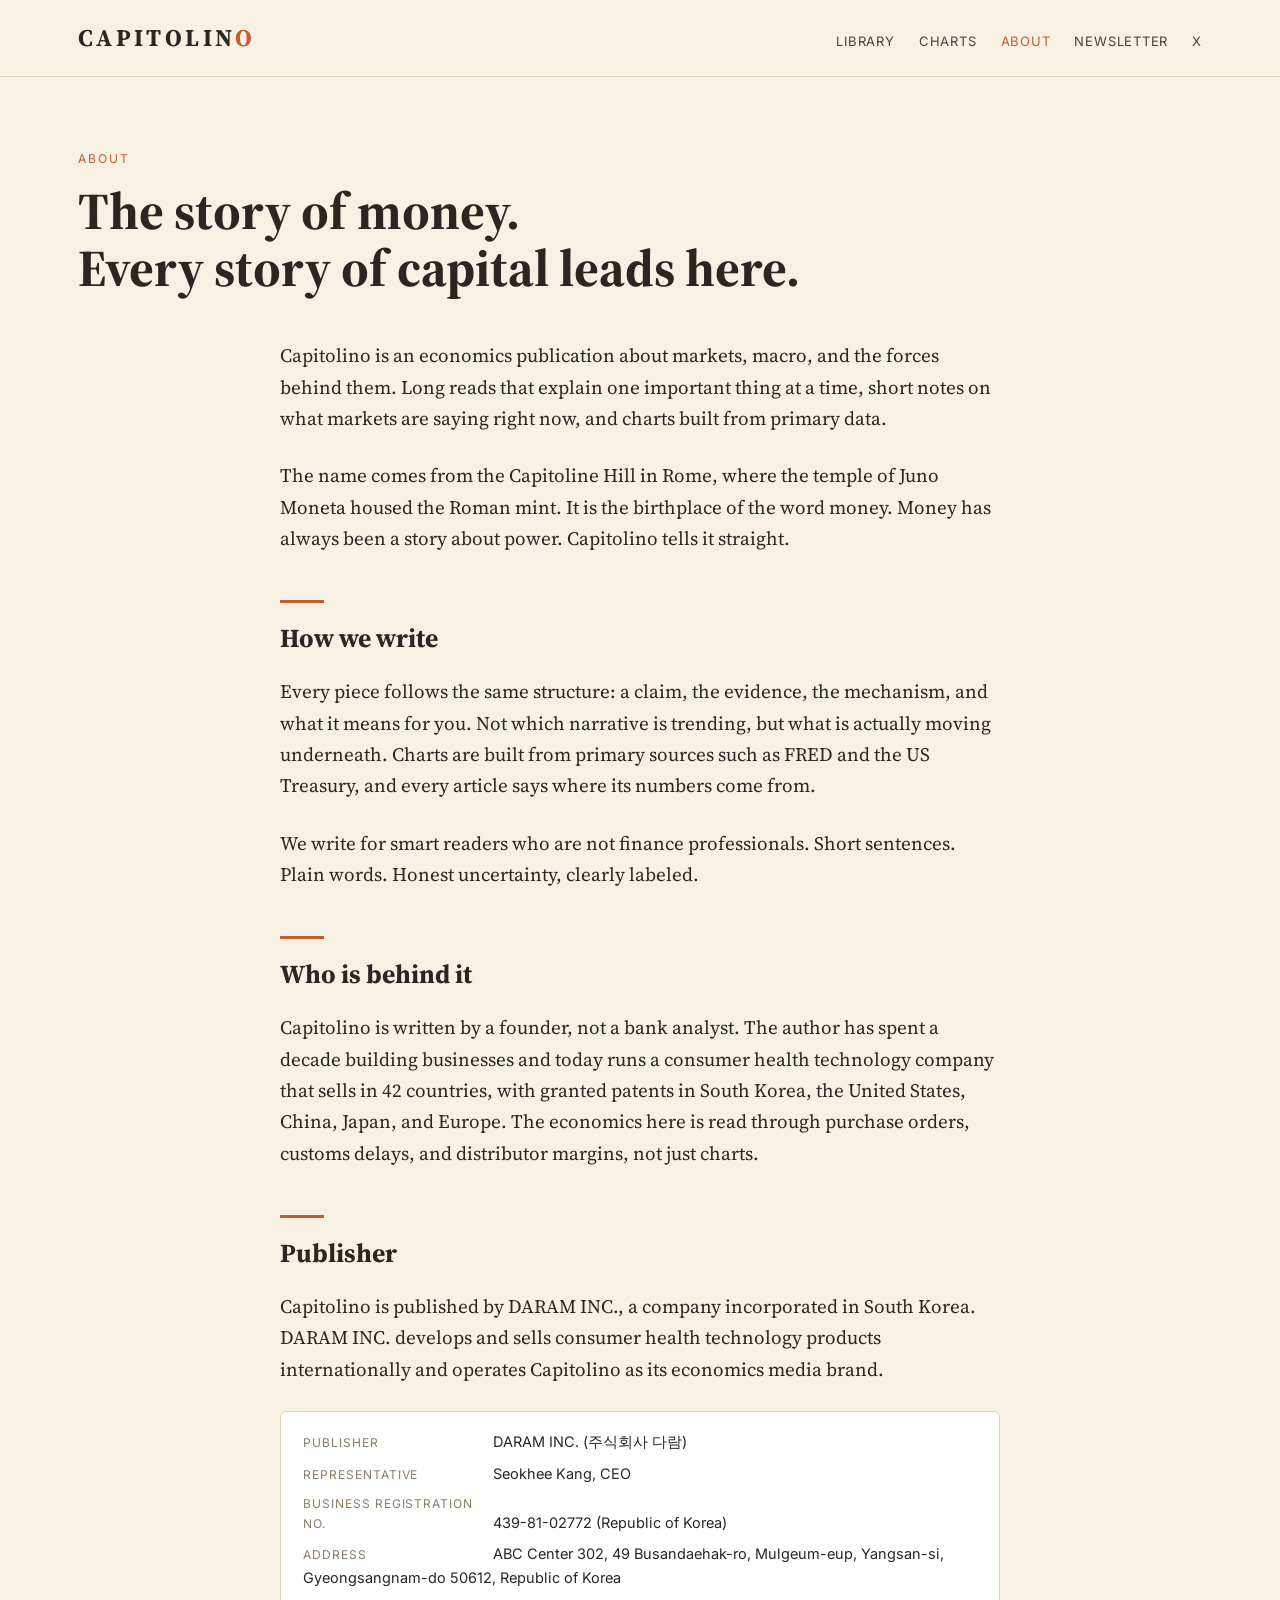
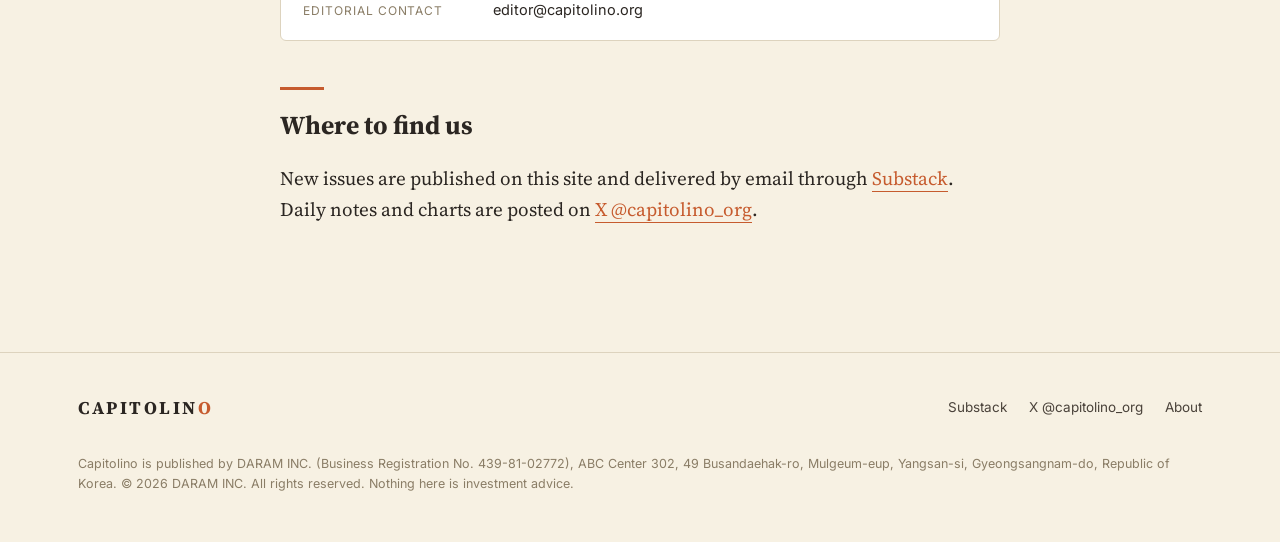
<file: about.html>
<!DOCTYPE html>
<html lang="en">
<head>
<meta charset="UTF-8">
<meta name="viewport" content="width=device-width, initial-scale=1.0">
<title>About — Capitolino</title>
<meta name="description" content="About Capitolino, an economics publication by DARAM INC.">
<link rel="preconnect" href="https://fonts.googleapis.com">
<link href="https://fonts.googleapis.com/css2?family=Source+Serif+4:ital,wght@0,400;0,600;0,700;1,400&family=Inter:wght@400;500;600&display=swap" rel="stylesheet">
<link rel="stylesheet" href="style.css">
</head>
<body>
<header class="site-header">
  <div class="wrap">
    <a class="logo" href="index.html">CAPITOLIN<span>O</span></a>
    <nav class="nav">
      <a href="index.html">Library</a>
      <a href="charts.html">Charts</a>
      <a href="about.html" class="active">About</a>
      <a href="https://capitolino.substack.com" target="_blank" rel="noopener">Newsletter</a>
      <a class="xlink" href="https://x.com/capitolino_org" target="_blank" rel="noopener">X</a>
    </nav>
  </div>
</header>
<section class="page-head"><div class="wrap"><span class="kicker">About</span><h1>The story of money.<br>Every story of capital leads here.</h1></div></section>
<main class="wrap-narrow about-body">
  <p>Capitolino is an economics publication about markets, macro, and the forces behind them. Long reads that explain one important thing at a time, short notes on what markets are saying right now, and charts built from primary data.</p>
  <p>The name comes from the Capitoline Hill in Rome, where the temple of Juno Moneta housed the Roman mint. It is the birthplace of the word money. Money has always been a story about power. Capitolino tells it straight.</p>
  <h2>How we write</h2>
  <p>Every piece follows the same structure: a claim, the evidence, the mechanism, and what it means for you. Not which narrative is trending, but what is actually moving underneath. Charts are built from primary sources such as FRED and the US Treasury, and every article says where its numbers come from.</p>
  <p>We write for smart readers who are not finance professionals. Short sentences. Plain words. Honest uncertainty, clearly labeled.</p>
  <h2>Who is behind it</h2>
  <p>Capitolino is written by a founder, not a bank analyst. The author has spent a decade building businesses and today runs a consumer health technology company that sells in 42 countries, with granted patents in South Korea, the United States, China, Japan, and Europe. The economics here is read through purchase orders, customs delays, and distributor margins, not just charts.</p>
  <h2>Publisher</h2>
  <p>Capitolino is published by DARAM INC., a company incorporated in South Korea. DARAM INC. develops and sells consumer health technology products internationally and operates Capitolino as its economics media brand.</p>
  <div class="masthead-box">
    <div><span>Publisher</span>DARAM INC. (주식회사 다람)</div>
    <div><span>Representative</span>Seokhee Kang, CEO</div>
    <div><span>Business Registration No.</span>439-81-02772 (Republic of Korea)</div>
    <div><span>Address</span>ABC Center 302, 49 Busandaehak-ro, Mulgeum-eup, Yangsan-si, Gyeongsangnam-do 50612, Republic of Korea</div>
    <div><span>Editorial contact</span>editor@capitolino.org</div>
  </div>
  <h2>Where to find us</h2>
  <p>New issues are published on this site and delivered by email through <a class="inline" href="https://capitolino.substack.com" target="_blank" rel="noopener">Substack</a>. Daily notes and charts are posted on <a class="inline xlink" href="https://x.com/capitolino_org" target="_blank" rel="noopener">X <span class="xhandle">@capitolino_org</span></a>.</p>
</main>
<footer class="site-footer">
  <div class="wrap">
    <span class="foot-logo">CAPITOLIN<span>O</span></span>
    <div class="foot-links">
      <a href="https://capitolino.substack.com" target="_blank" rel="noopener">Substack</a>
      <a class="xlink" href="https://x.com/capitolino_org" target="_blank" rel="noopener">X <span class="xhandle">@capitolino_org</span></a>
      <a href="about.html">About</a>
    </div>
    <p class="foot-legal">Capitolino is published by DARAM INC. (Business Registration No. 439-81-02772), ABC Center 302, 49 Busandaehak-ro, Mulgeum-eup, Yangsan-si, Gyeongsangnam-do, Republic of Korea. © 2026 DARAM INC. All rights reserved. Nothing here is investment advice.</p>
  </div>
</footer>
<script>
// Change this one line when the X handle changes.
var X_HANDLE = "capitolino_org";
document.querySelectorAll("a.xlink").forEach(function(a){ a.href = "https://x.com/" + X_HANDLE; });
document.querySelectorAll(".xhandle").forEach(function(s){ s.textContent = "@" + X_HANDLE; });
</script>
</body>
</html>
</file>
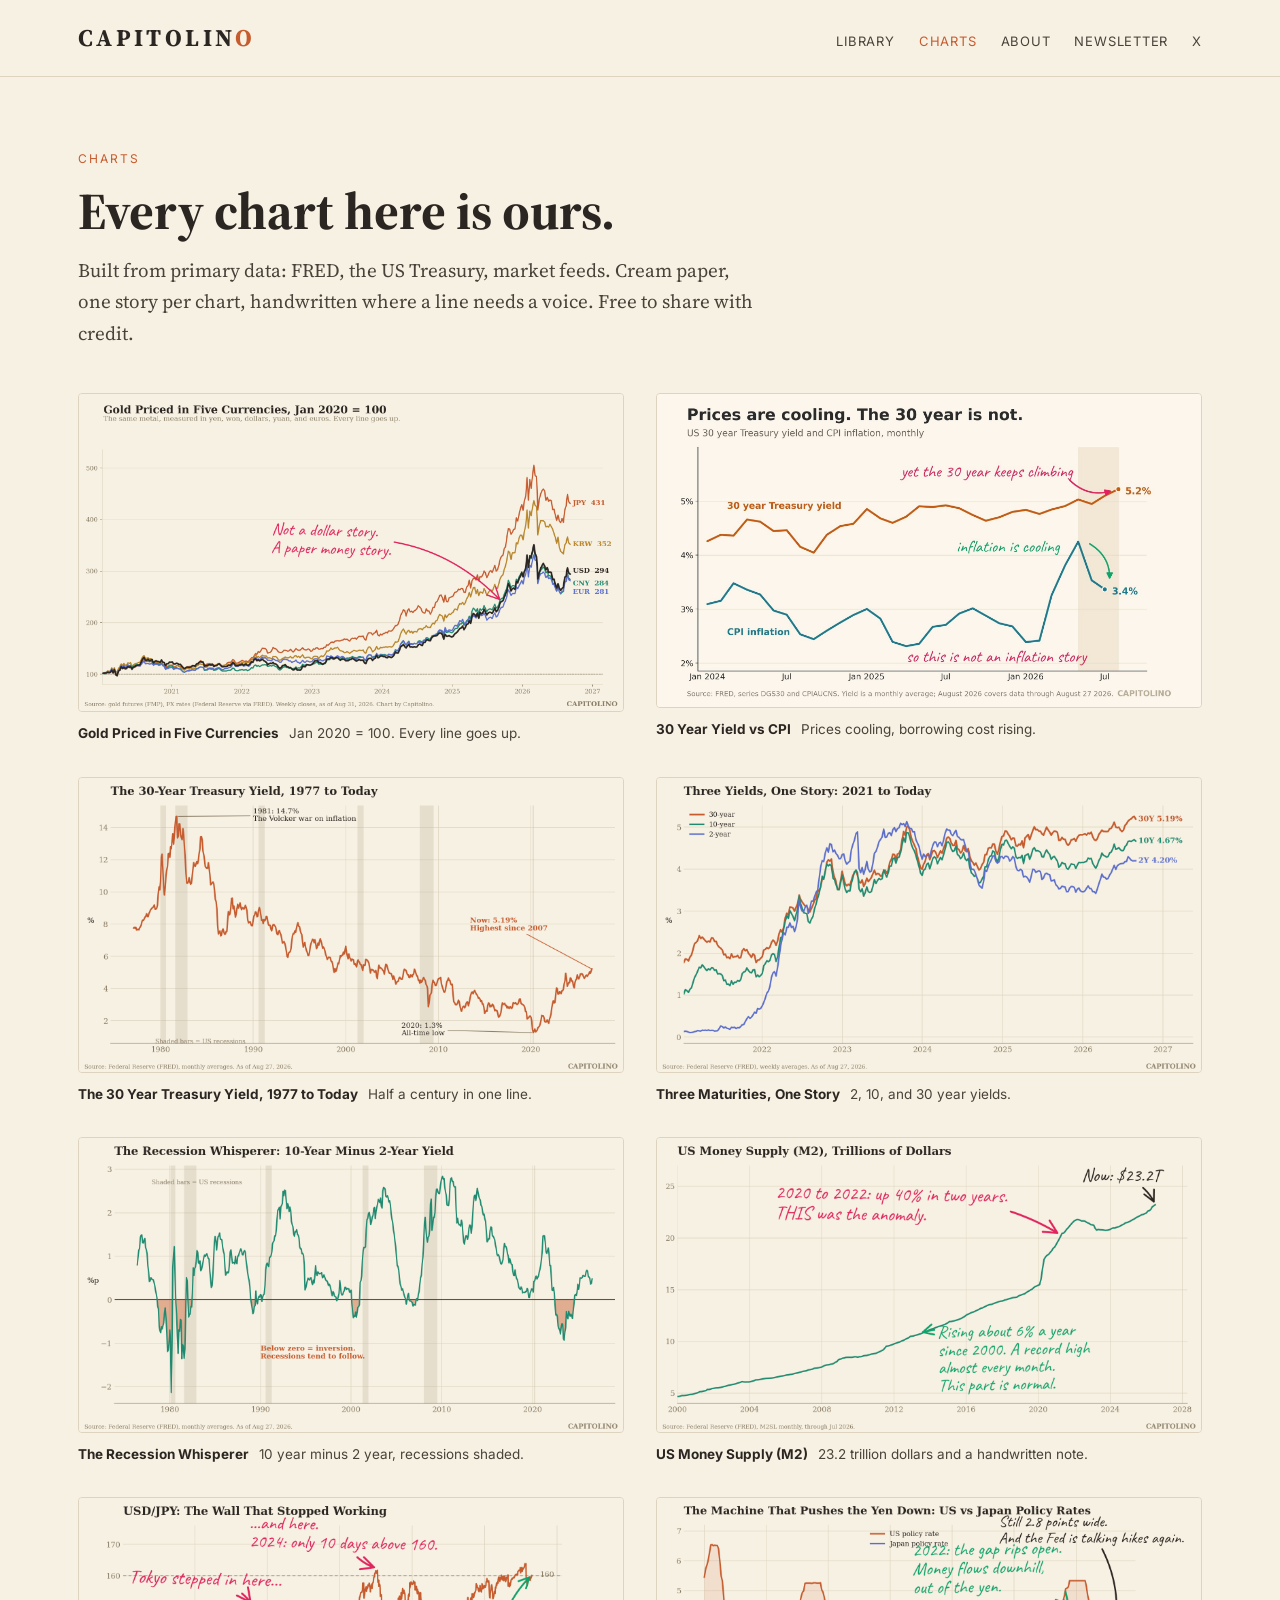
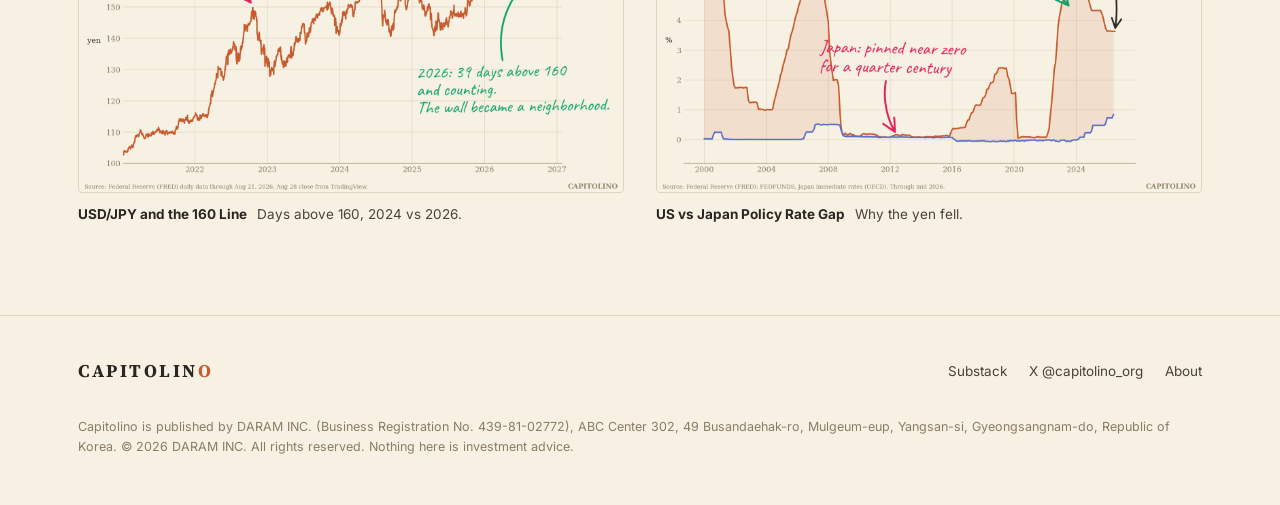
<file: charts.html>
<!DOCTYPE html>
<html lang="en">
<head>
<meta charset="UTF-8">
<meta name="viewport" content="width=device-width, initial-scale=1.0">
<title>Charts — Capitolino</title>
<meta name="description" content="Charts by Capitolino, built from FRED, US Treasury, and market data.">
<link rel="preconnect" href="https://fonts.googleapis.com">
<link href="https://fonts.googleapis.com/css2?family=Source+Serif+4:ital,wght@0,400;0,600;0,700;1,400&family=Inter:wght@400;500;600&display=swap" rel="stylesheet">
<link rel="stylesheet" href="style.css">
</head>
<body>
<header class="site-header">
  <div class="wrap">
    <a class="logo" href="index.html">CAPITOLIN<span>O</span></a>
    <nav class="nav">
      <a href="index.html">Library</a>
      <a href="charts.html" class="active">Charts</a>
      <a href="about.html">About</a>
      <a href="https://capitolino.substack.com" target="_blank" rel="noopener">Newsletter</a>
      <a class="xlink" href="https://x.com/capitolino_org" target="_blank" rel="noopener">X</a>
    </nav>
  </div>
</header>
<section class="page-head"><div class="wrap"><span class="kicker">Charts</span><h1>Every chart here is ours.</h1><p class="lede">Built from primary data: FRED, the US Treasury, market feeds. Cream paper, one story per chart, handwritten where a line needs a voice. Free to share with credit.</p></div></section>
<main class="wrap chart-grid"><figure id="chart_gold_five_currencies" class="chart-fig">
  <img src="img/chart_gold_five_currencies.png" alt="Gold Priced in Five Currencies" loading="lazy">
  <figcaption><strong>Gold Priced in Five Currencies</strong> Jan 2020 = 100. Every line goes up.</figcaption>
</figure><figure id="chart_30y_vs_cpi" class="chart-fig">
  <img src="img/chart_30y_vs_cpi.jpg" alt="30 Year Yield vs CPI" loading="lazy">
  <figcaption><strong>30 Year Yield vs CPI</strong> Prices cooling, borrowing cost rising.</figcaption>
</figure><figure id="chart1_30y_history" class="chart-fig">
  <img src="img/chart1_30y_history.png" alt="The 30 Year Treasury Yield, 1977 to Today" loading="lazy">
  <figcaption><strong>The 30 Year Treasury Yield, 1977 to Today</strong> Half a century in one line.</figcaption>
</figure><figure id="chart2_three_yields" class="chart-fig">
  <img src="img/chart2_three_yields.png" alt="Three Maturities, One Story" loading="lazy">
  <figcaption><strong>Three Maturities, One Story</strong> 2, 10, and 30 year yields.</figcaption>
</figure><figure id="chart3_spread" class="chart-fig">
  <img src="img/chart3_spread.png" alt="The Recession Whisperer" loading="lazy">
  <figcaption><strong>The Recession Whisperer</strong> 10 year minus 2 year, recessions shaded.</figcaption>
</figure><figure id="chart_m2" class="chart-fig">
  <img src="img/chart_m2.png" alt="US Money Supply (M2)" loading="lazy">
  <figcaption><strong>US Money Supply (M2)</strong> 23.2 trillion dollars and a handwritten note.</figcaption>
</figure><figure id="chart_usdjpy_160" class="chart-fig">
  <img src="img/chart_usdjpy_160.png" alt="USD/JPY and the 160 Line" loading="lazy">
  <figcaption><strong>USD/JPY and the 160 Line</strong> Days above 160, 2024 vs 2026.</figcaption>
</figure><figure id="chart_rate_gap" class="chart-fig">
  <img src="img/chart_rate_gap.png" alt="US vs Japan Policy Rate Gap" loading="lazy">
  <figcaption><strong>US vs Japan Policy Rate Gap</strong> Why the yen fell.</figcaption>
</figure></main>
<footer class="site-footer">
  <div class="wrap">
    <span class="foot-logo">CAPITOLIN<span>O</span></span>
    <div class="foot-links">
      <a href="https://capitolino.substack.com" target="_blank" rel="noopener">Substack</a>
      <a class="xlink" href="https://x.com/capitolino_org" target="_blank" rel="noopener">X <span class="xhandle">@capitolino_org</span></a>
      <a href="about.html">About</a>
    </div>
    <p class="foot-legal">Capitolino is published by DARAM INC. (Business Registration No. 439-81-02772), ABC Center 302, 49 Busandaehak-ro, Mulgeum-eup, Yangsan-si, Gyeongsangnam-do, Republic of Korea. © 2026 DARAM INC. All rights reserved. Nothing here is investment advice.</p>
  </div>
</footer>
<script>
// Change this one line when the X handle changes.
var X_HANDLE = "capitolino_org";
document.querySelectorAll("a.xlink").forEach(function(a){ a.href = "https://x.com/" + X_HANDLE; });
document.querySelectorAll(".xhandle").forEach(function(s){ s.textContent = "@" + X_HANDLE; });
</script>
</body>
</html>
</file>
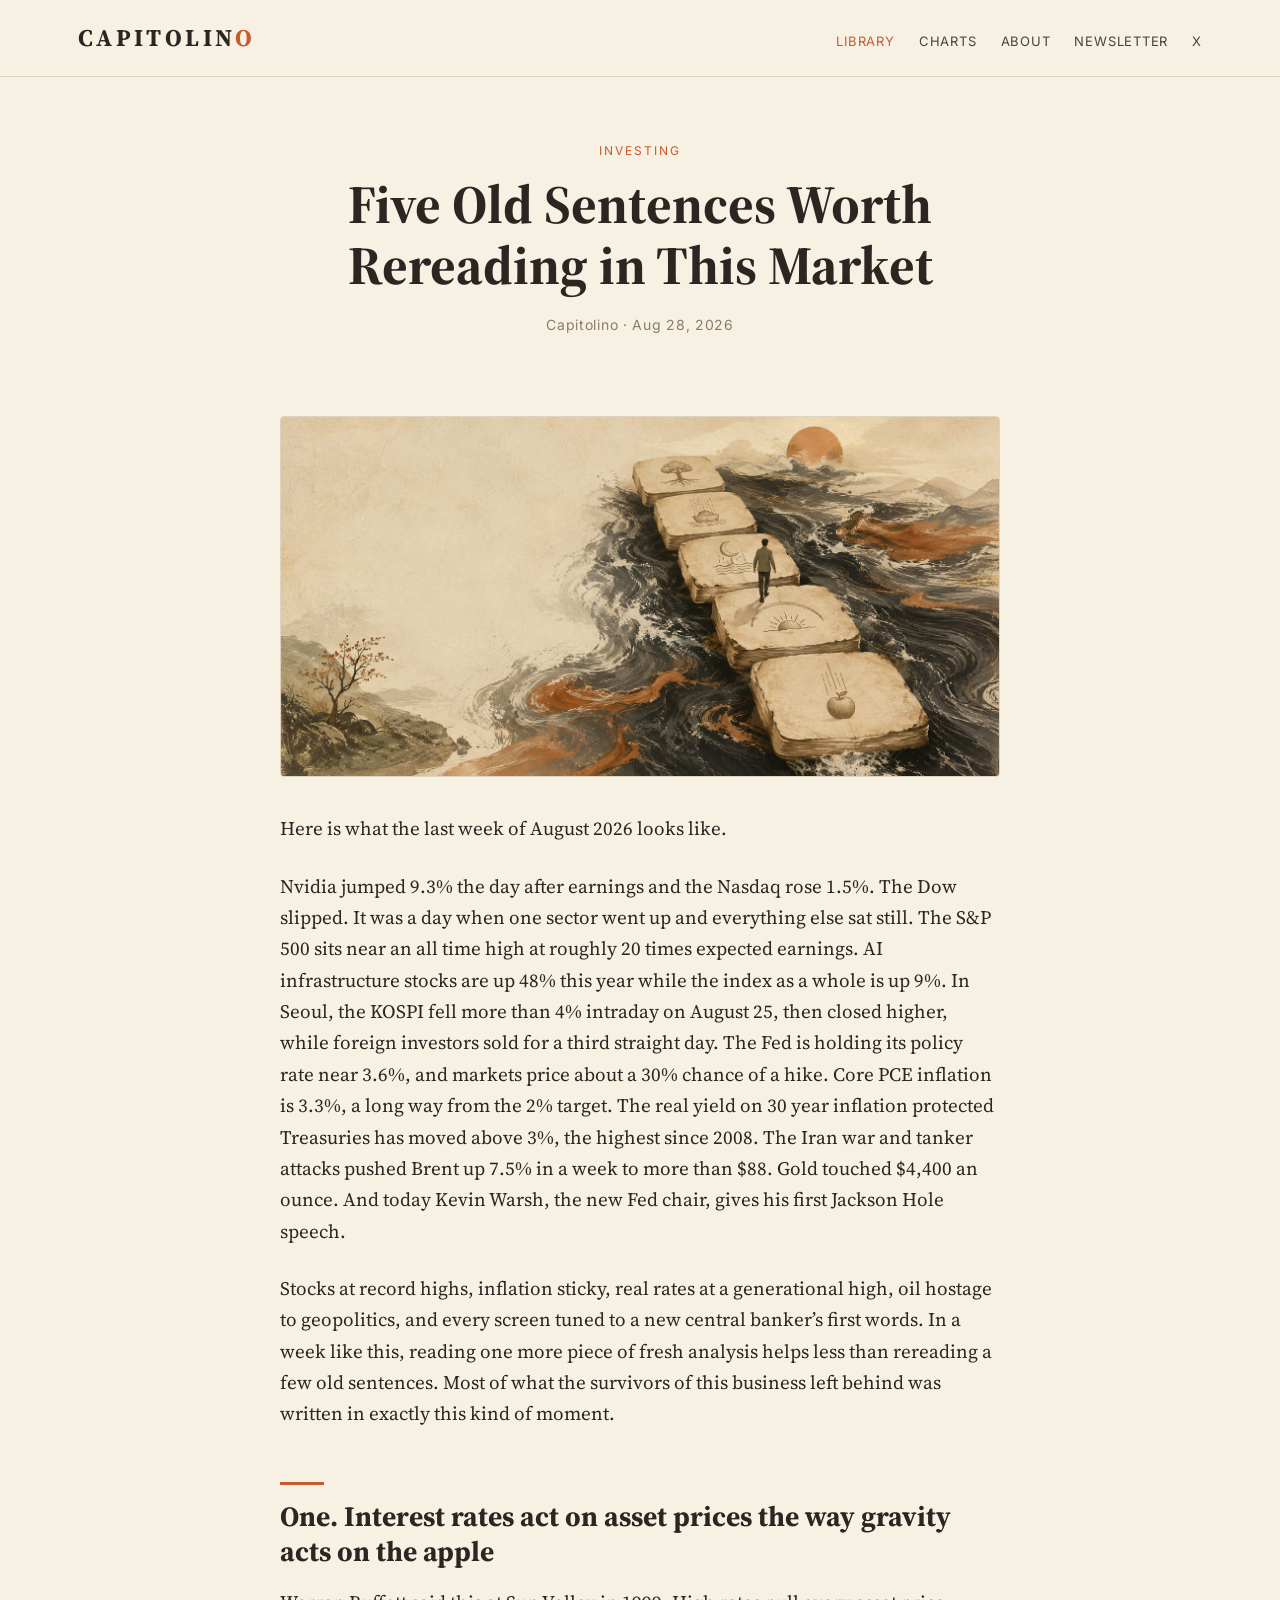
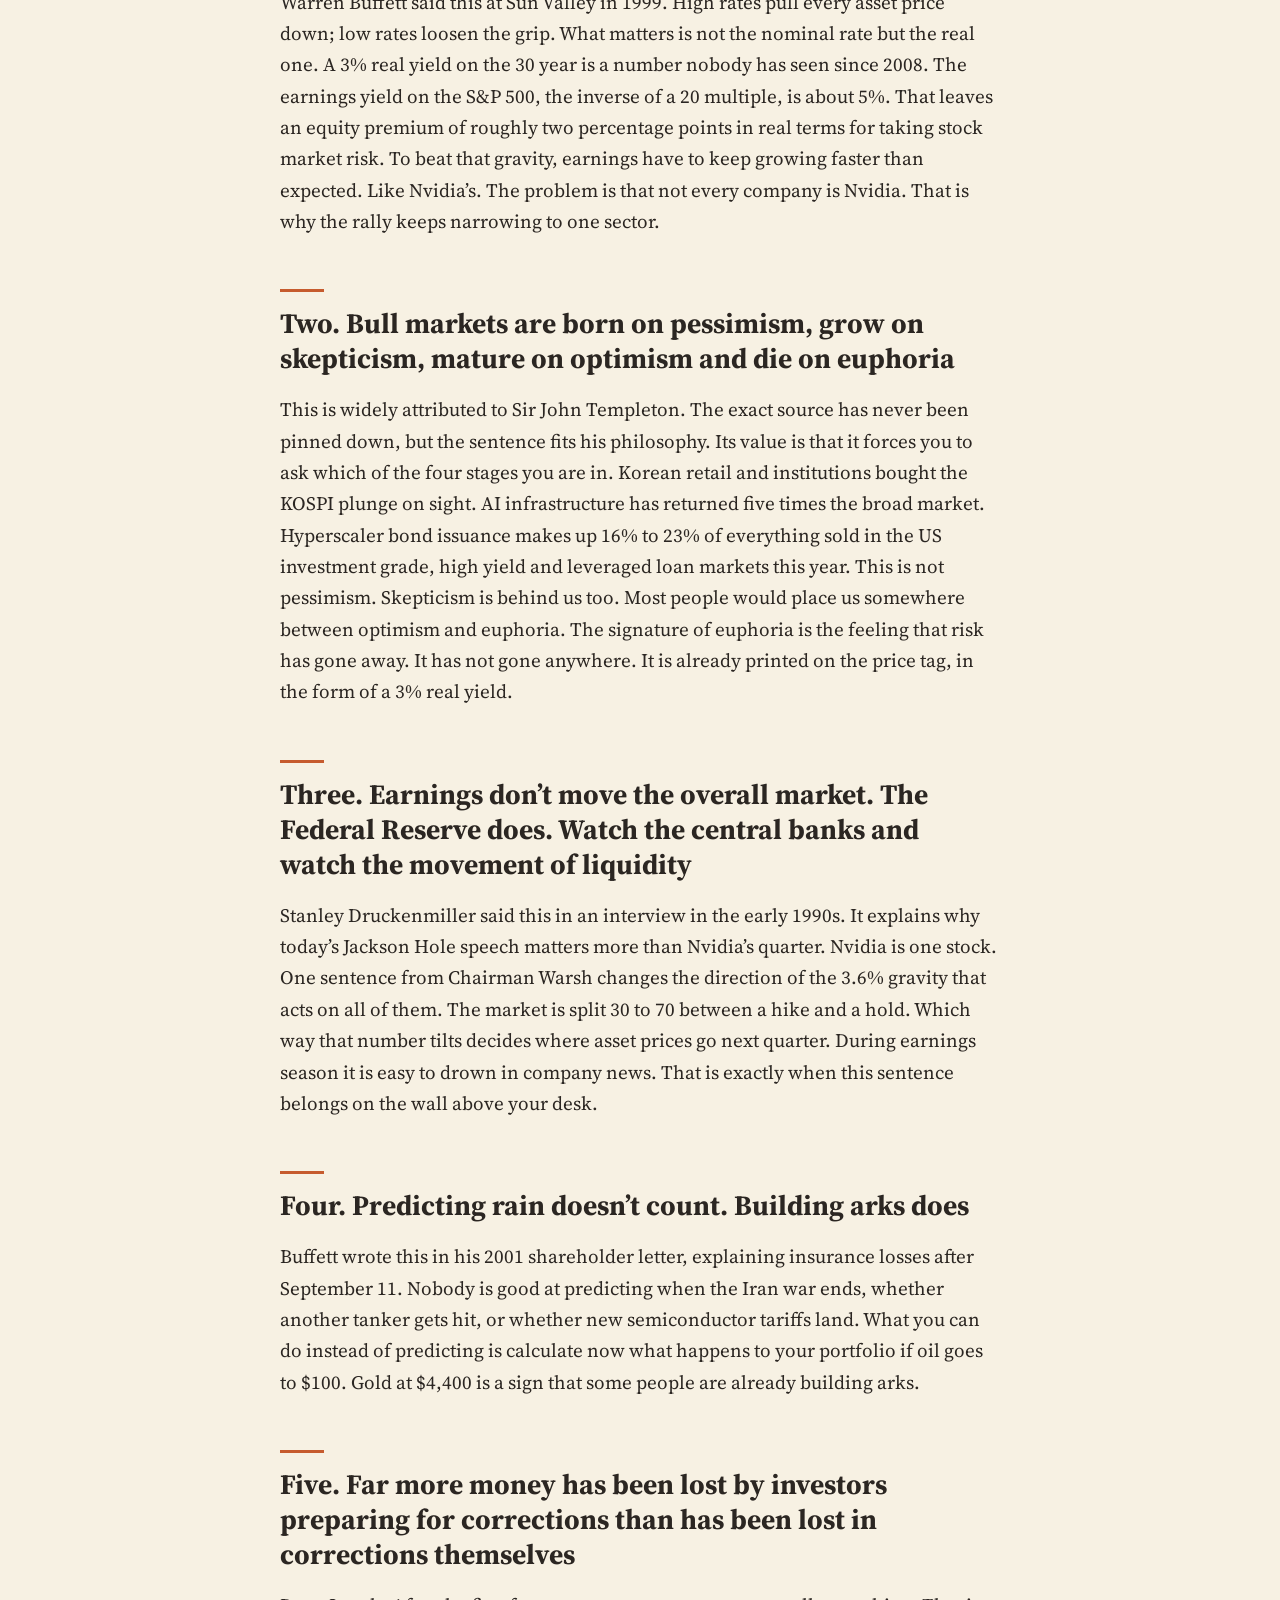
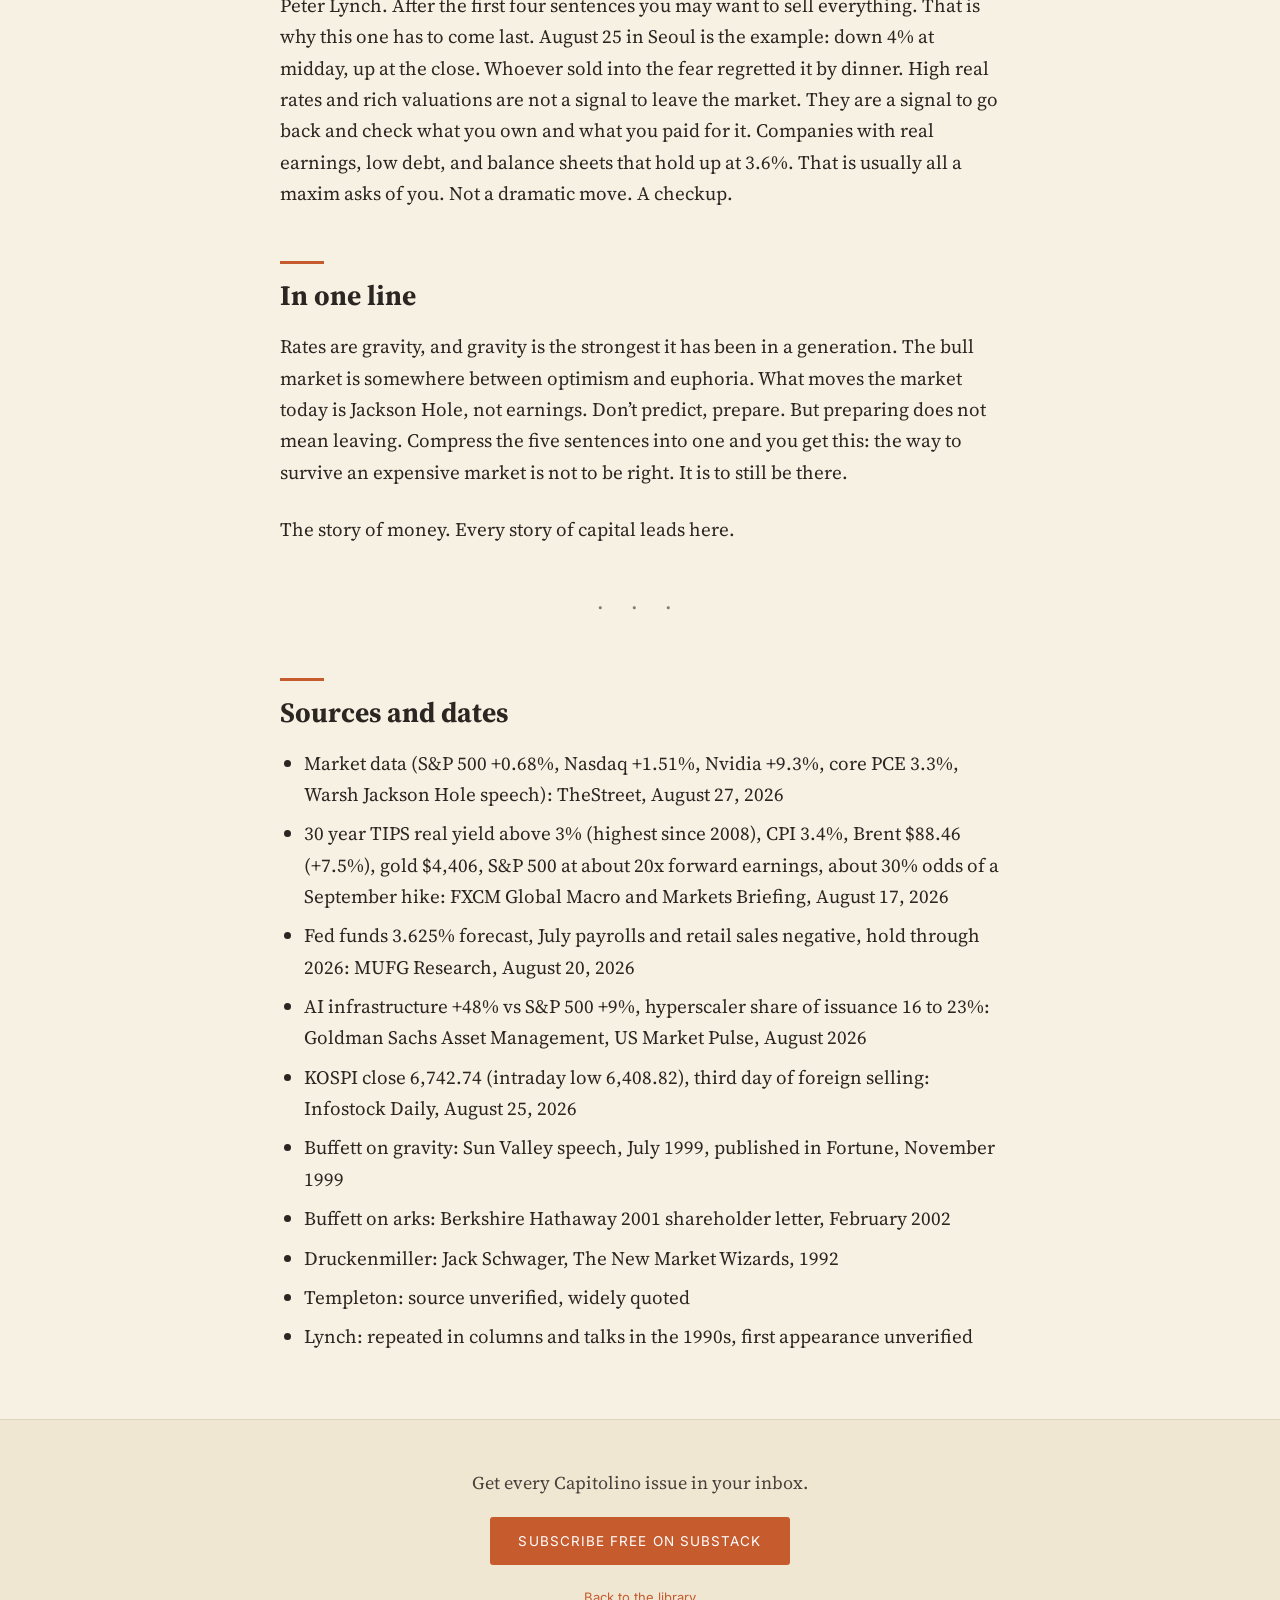
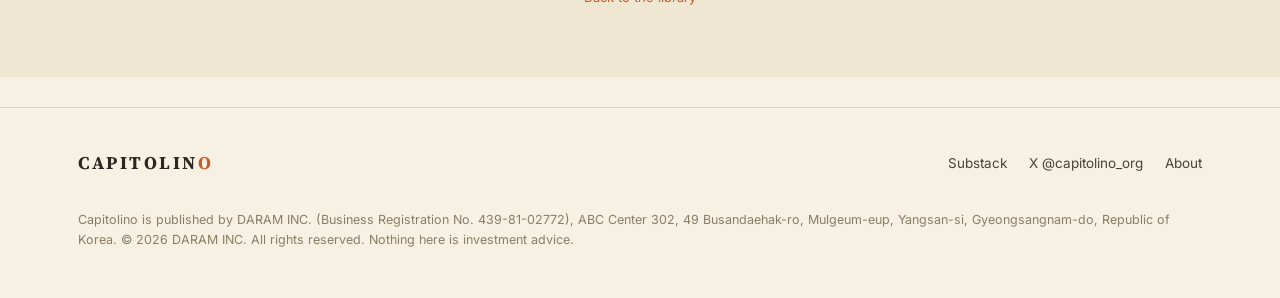
<file: five-old-sentences.html>
<!DOCTYPE html>
<html lang="en">
<head>
<meta charset="UTF-8">
<meta name="viewport" content="width=device-width, initial-scale=1.0">
<title>Five Old Sentences Worth Rereading in This Market — Capitolino</title>
<meta name="description" content="Here is what the last week of August 2026 looks like.">
<link rel="preconnect" href="https://fonts.googleapis.com">
<link href="https://fonts.googleapis.com/css2?family=Source+Serif+4:ital,wght@0,400;0,600;0,700;1,400&family=Inter:wght@400;500;600&display=swap" rel="stylesheet">
<link rel="stylesheet" href="../style.css">
</head>
<body>
<header class="site-header">
  <div class="wrap">
    <a class="logo" href="../index.html">CAPITOLIN<span>O</span></a>
    <nav class="nav">
      <a href="../index.html" class="active">Library</a>
      <a href="../charts.html">Charts</a>
      <a href="../about.html">About</a>
      <a href="https://capitolino.substack.com" target="_blank" rel="noopener">Newsletter</a>
      <a class="xlink" href="https://x.com/capitolino_org" target="_blank" rel="noopener">X</a>
    </nav>
  </div>
</header>
<section class="article-head">
  <div class="wrap">
    <span class="kicker">Investing</span>
    <h1>Five Old Sentences Worth Rereading in This Market</h1>
    <p class="byline">Capitolino · Aug 28, 2026</p>
  </div>
</section>
<main class="wrap-narrow article-body">
<figure><img src="../img/five-old-sentences_1.jpg" alt="Five Old Sentences Worth Rereading in This Market"></figure>

<p>Here is what the last week of August 2026 looks like.</p>

<p>Nvidia jumped 9.3% the day after earnings and the Nasdaq rose 1.5%. The Dow slipped. It was a day when one sector went up and everything else sat still. The S&amp;P 500 sits near an all time high at roughly 20 times expected earnings. AI infrastructure stocks are up 48% this year while the index as a whole is up 9%. In Seoul, the KOSPI fell more than 4% intraday on August 25, then closed higher, while foreign investors sold for a third straight day. The Fed is holding its policy rate near 3.6%, and markets price about a 30% chance of a hike. Core PCE inflation is 3.3%, a long way from the 2% target. The real yield on 30 year inflation protected Treasuries has moved above 3%, the highest since 2008. The Iran war and tanker attacks pushed Brent up 7.5% in a week to more than $88. Gold touched $4,400 an ounce. And today Kevin Warsh, the new Fed chair, gives his first Jackson Hole speech.</p>

<p>Stocks at record highs, inflation sticky, real rates at a generational high, oil hostage to geopolitics, and every screen tuned to a new central banker’s first words. In a week like this, reading one more piece of fresh analysis helps less than rereading a few old sentences. Most of what the survivors of this business left behind was written in exactly this kind of moment.</p>

<h2>One. Interest rates act on asset prices the way gravity acts on the apple</h2>

<p>Warren Buffett said this at Sun Valley in 1999. High rates pull every asset price down; low rates loosen the grip. What matters is not the nominal rate but the real one. A 3% real yield on the 30 year is a number nobody has seen since 2008. The earnings yield on the S&amp;P 500, the inverse of a 20 multiple, is about 5%. That leaves an equity premium of roughly two percentage points in real terms for taking stock market risk. To beat that gravity, earnings have to keep growing faster than expected. Like Nvidia’s. The problem is that not every company is Nvidia. That is why the rally keeps narrowing to one sector.</p>

<h2>Two. Bull markets are born on pessimism, grow on skepticism, mature on optimism and die on euphoria</h2>

<p>This is widely attributed to Sir John Templeton. The exact source has never been pinned down, but the sentence fits his philosophy. Its value is that it forces you to ask which of the four stages you are in. Korean retail and institutions bought the KOSPI plunge on sight. AI infrastructure has returned five times the broad market. Hyperscaler bond issuance makes up 16% to 23% of everything sold in the US investment grade, high yield and leveraged loan markets this year. This is not pessimism. Skepticism is behind us too. Most people would place us somewhere between optimism and euphoria. The signature of euphoria is the feeling that risk has gone away. It has not gone anywhere. It is already printed on the price tag, in the form of a 3% real yield.</p>

<h2>Three. Earnings don’t move the overall market. The Federal Reserve does. Watch the central banks and watch the movement of liquidity</h2>

<p>Stanley Druckenmiller said this in an interview in the early 1990s. It explains why today’s Jackson Hole speech matters more than Nvidia’s quarter. Nvidia is one stock. One sentence from Chairman Warsh changes the direction of the 3.6% gravity that acts on all of them. The market is split 30 to 70 between a hike and a hold. Which way that number tilts decides where asset prices go next quarter. During earnings season it is easy to drown in company news. That is exactly when this sentence belongs on the wall above your desk.</p>

<h2>Four. Predicting rain doesn’t count. Building arks does</h2>

<p>Buffett wrote this in his 2001 shareholder letter, explaining insurance losses after September 11. Nobody is good at predicting when the Iran war ends, whether another tanker gets hit, or whether new semiconductor tariffs land. What you can do instead of predicting is calculate now what happens to your portfolio if oil goes to $100. Gold at $4,400 is a sign that some people are already building arks.</p>

<h2>Five. Far more money has been lost by investors preparing for corrections than has been lost in corrections themselves</h2>

<p>Peter Lynch. After the first four sentences you may want to sell everything. That is why this one has to come last. August 25 in Seoul is the example: down 4% at midday, up at the close. Whoever sold into the fear regretted it by dinner. High real rates and rich valuations are not a signal to leave the market. They are a signal to go back and check what you own and what you paid for it. Companies with real earnings, low debt, and balance sheets that hold up at 3.6%. That is usually all a maxim asks of you. Not a dramatic move. A checkup.</p>

<h2>In one line</h2>

<p>Rates are gravity, and gravity is the strongest it has been in a generation. The bull market is somewhere between optimism and euphoria. What moves the market today is Jackson Hole, not earnings. Don’t predict, prepare. But preparing does not mean leaving. Compress the five sentences into one and you get this: the way to survive an expensive market is not to be right. It is to still be there.</p>

<p>The story of money. Every story of capital leads here.</p>

<hr class="divider">

<h2>Sources and dates</h2>

<ul><li>Market data (S&amp;P 500 +0.68%, Nasdaq +1.51%, Nvidia +9.3%, core PCE 3.3%, Warsh Jackson Hole speech): TheStreet, August 27, 2026</li><li>30 year TIPS real yield above 3% (highest since 2008), CPI 3.4%, Brent $88.46 (+7.5%), gold $4,406, S&amp;P 500 at about 20x forward earnings, about 30% odds of a September hike: FXCM Global Macro and Markets Briefing, August 17, 2026</li><li>Fed funds 3.625% forecast, July payrolls and retail sales negative, hold through 2026: MUFG Research, August 20, 2026</li><li>AI infrastructure +48% vs S&amp;P 500 +9%, hyperscaler share of issuance 16 to 23%: Goldman Sachs Asset Management, US Market Pulse, August 2026</li><li>KOSPI close 6,742.74 (intraday low 6,408.82), third day of foreign selling: Infostock Daily, August 25, 2026</li><li>Buffett on gravity: Sun Valley speech, July 1999, published in Fortune, November 1999</li><li>Buffett on arks: Berkshire Hathaway 2001 shareholder letter, February 2002</li><li>Druckenmiller: Jack Schwager, The New Market Wizards, 1992</li><li>Templeton: source unverified, widely quoted</li><li>Lynch: repeated in columns and talks in the 1990s, first appearance unverified</li></ul>
</main>
<section class="article-foot">
  <div class="wrap">
    <p>Get every Capitolino issue in your inbox.</p>
    <a class="btn" href="https://capitolino.substack.com" target="_blank" rel="noopener">Subscribe free on Substack</a>
    <p class="small"><a href="../index.html">Back to the library</a></p>
  </div>
</section>
<footer class="site-footer">
  <div class="wrap">
    <span class="foot-logo">CAPITOLIN<span>O</span></span>
    <div class="foot-links">
      <a href="https://capitolino.substack.com" target="_blank" rel="noopener">Substack</a>
      <a class="xlink" href="https://x.com/capitolino_org" target="_blank" rel="noopener">X <span class="xhandle">@capitolino_org</span></a>
      <a href="../about.html">About</a>
    </div>
    <p class="foot-legal">Capitolino is published by DARAM INC. (Business Registration No. 439-81-02772), ABC Center 302, 49 Busandaehak-ro, Mulgeum-eup, Yangsan-si, Gyeongsangnam-do, Republic of Korea. © 2026 DARAM INC. All rights reserved. Nothing here is investment advice.</p>
  </div>
</footer>
<script>
// Change this one line when the X handle changes.
var X_HANDLE = "capitolino_org";
document.querySelectorAll("a.xlink").forEach(function(a){ a.href = "https://x.com/" + X_HANDLE; });
document.querySelectorAll(".xhandle").forEach(function(s){ s.textContent = "@" + X_HANDLE; });
</script>
</body>
</html>
</file>
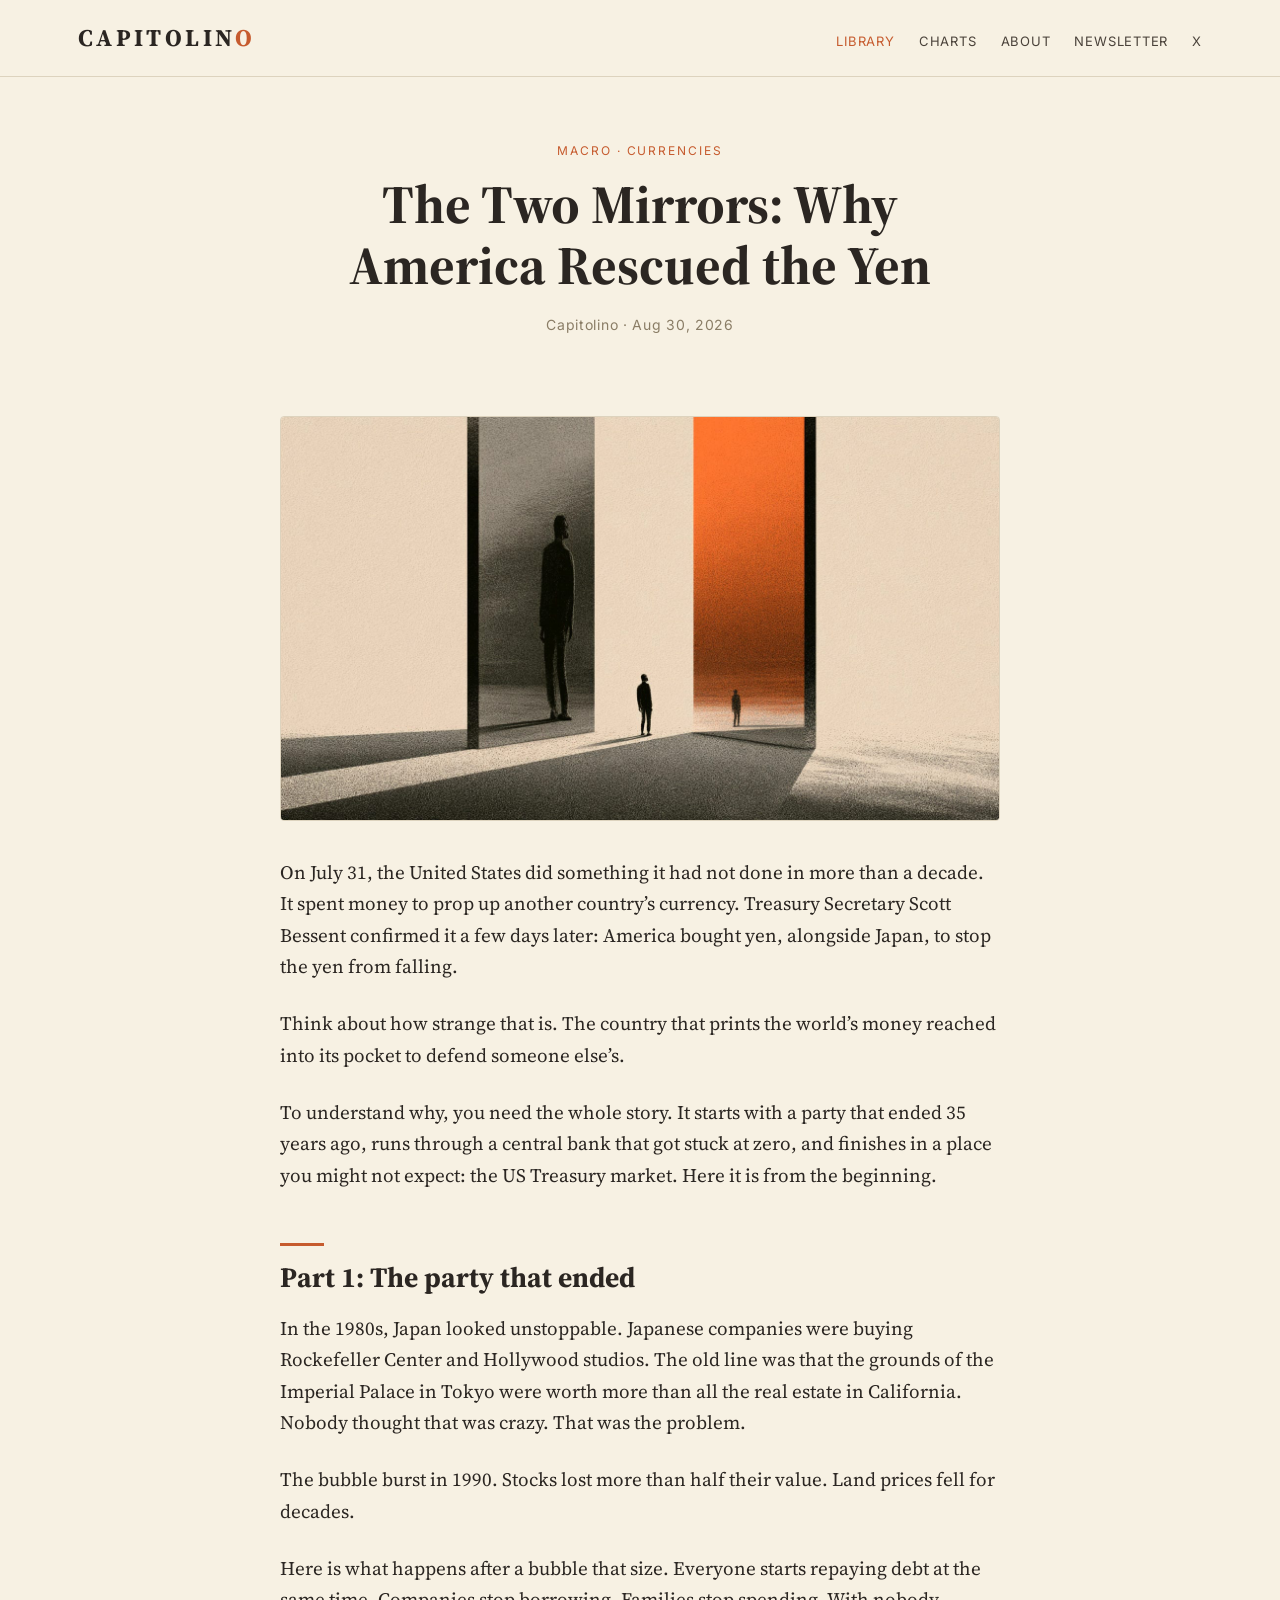
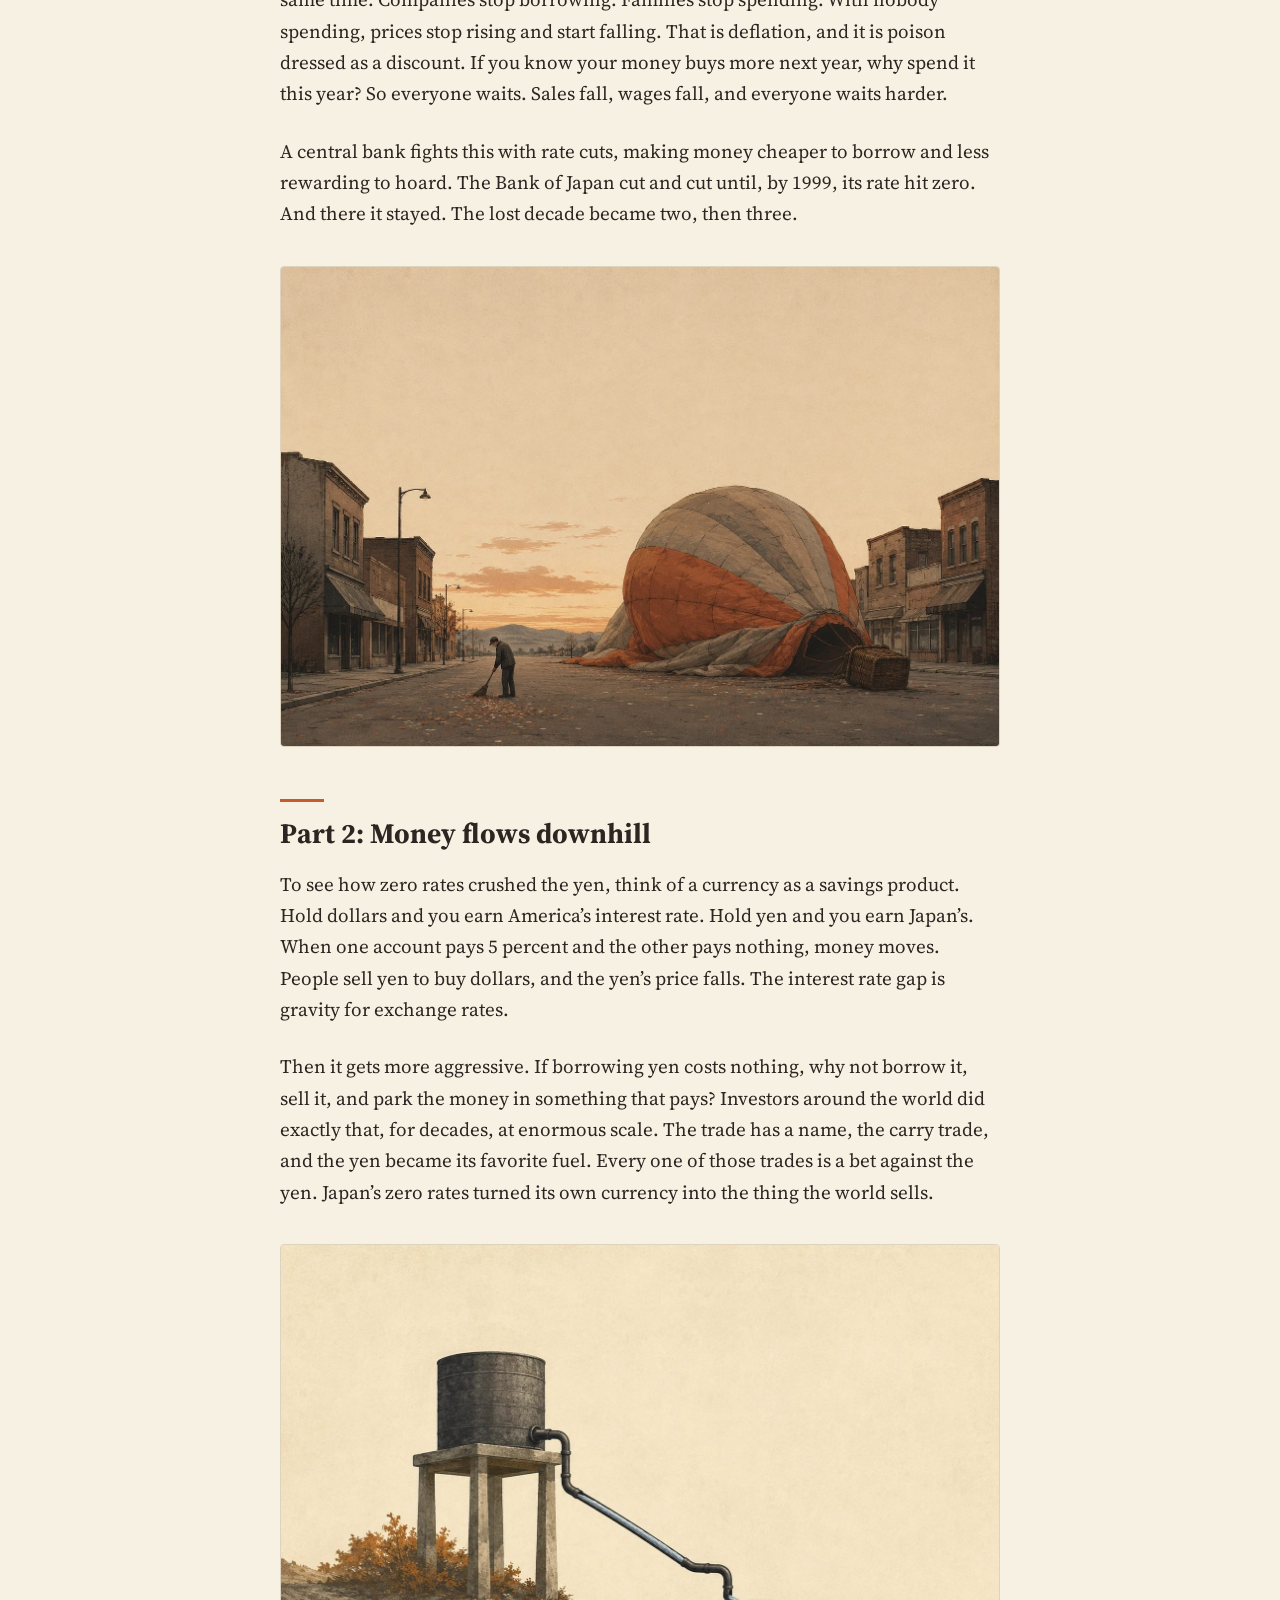
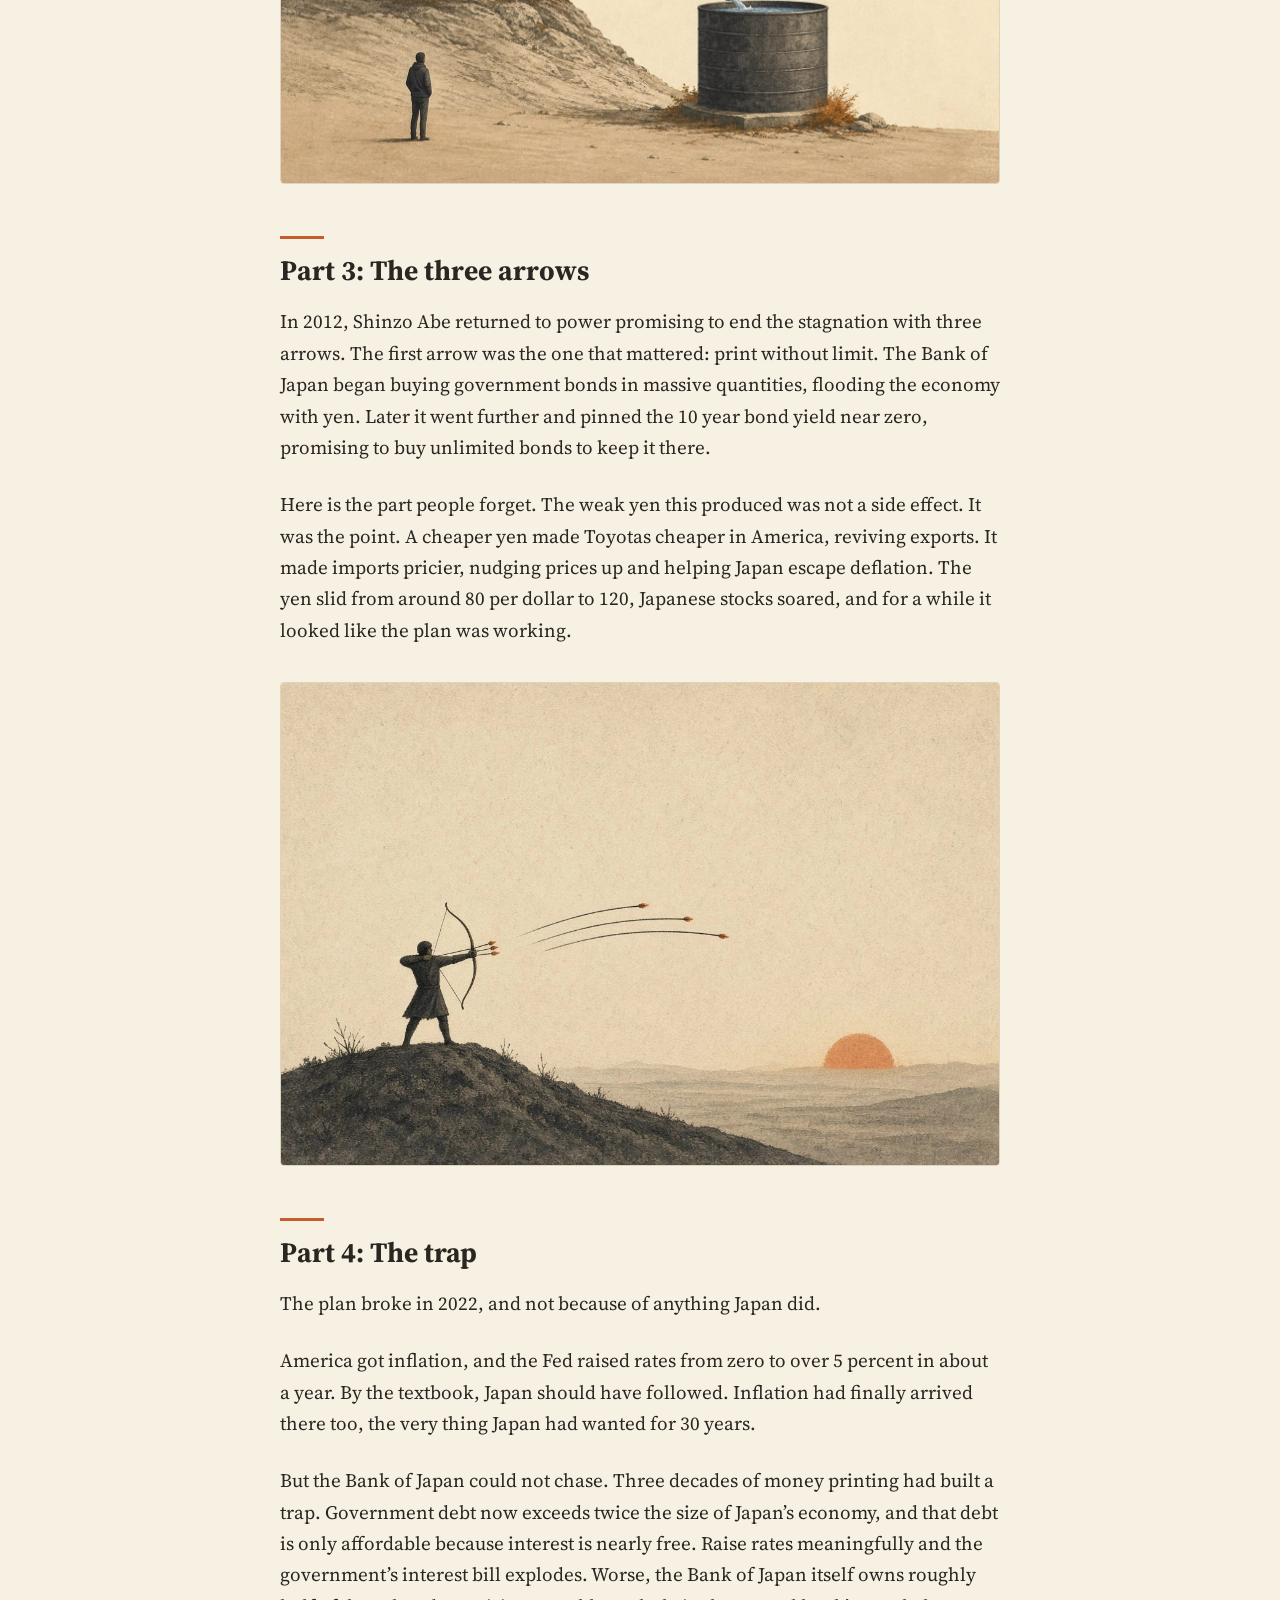
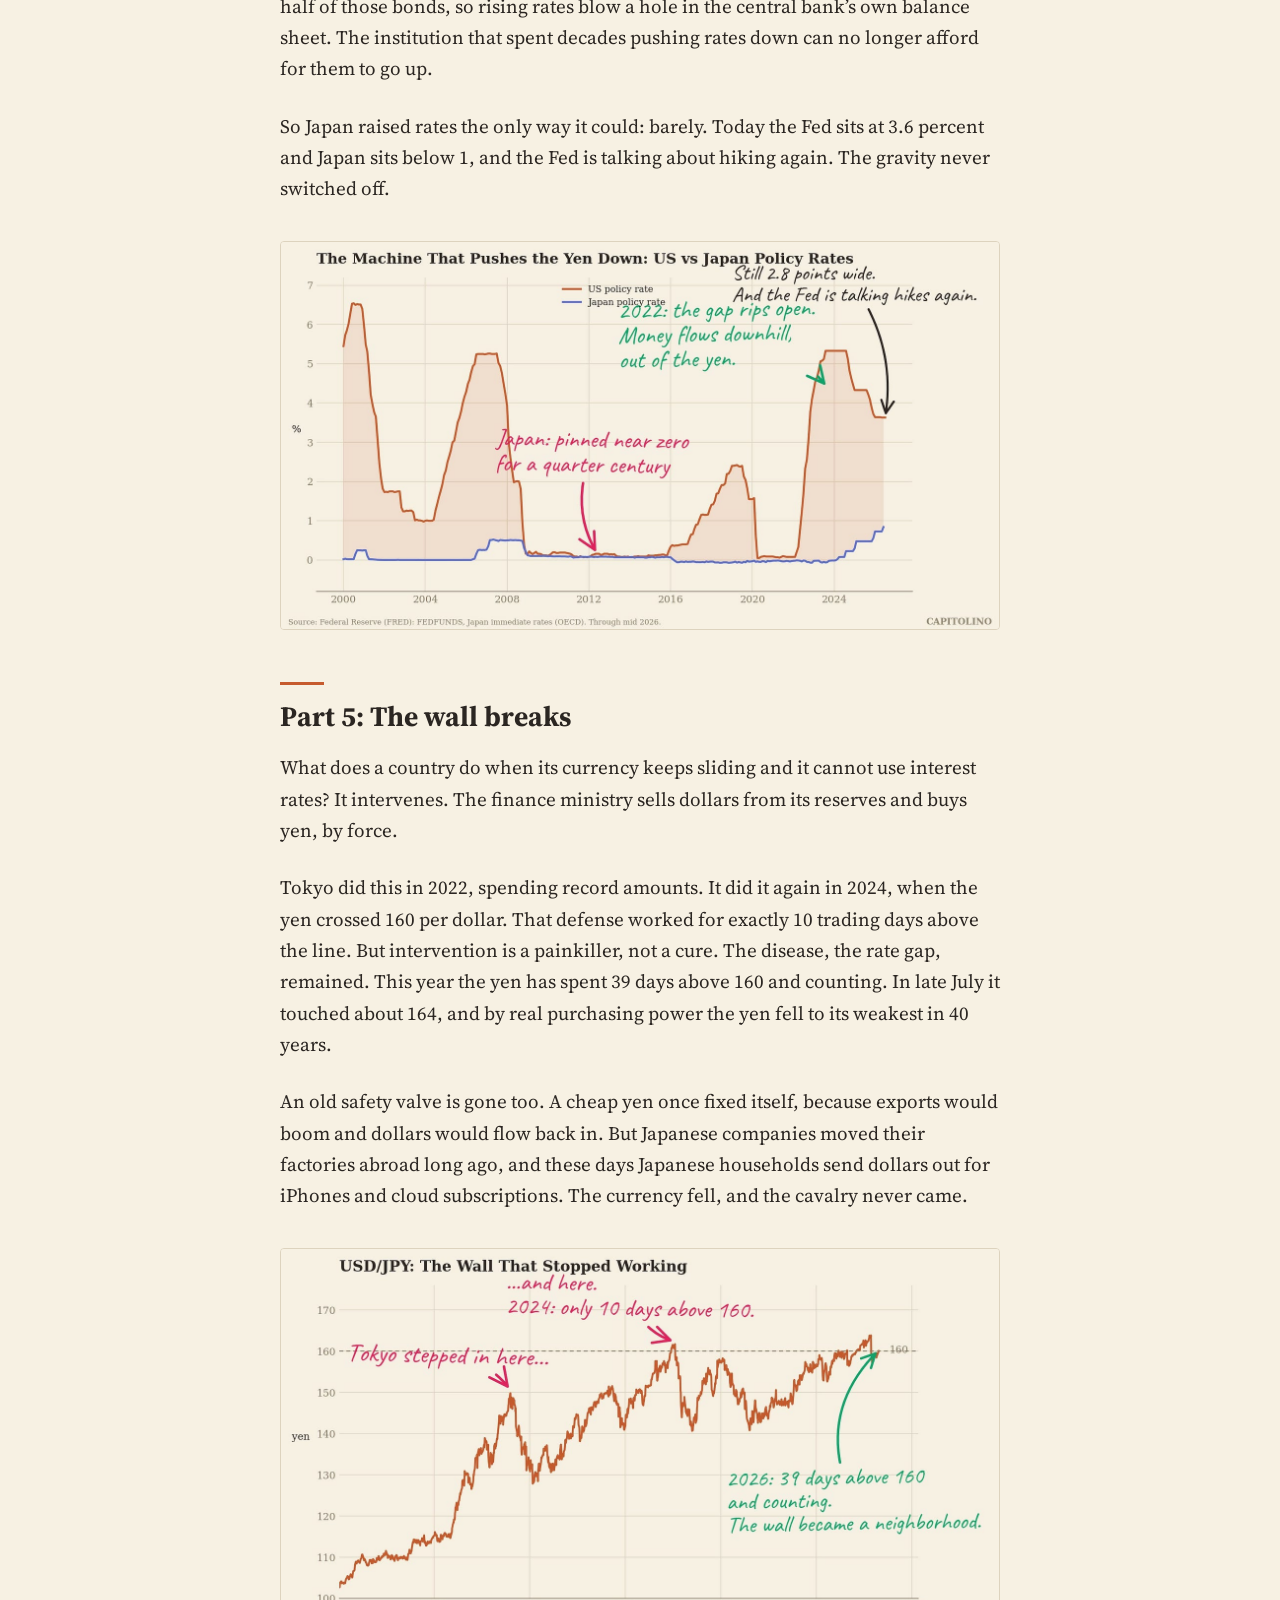
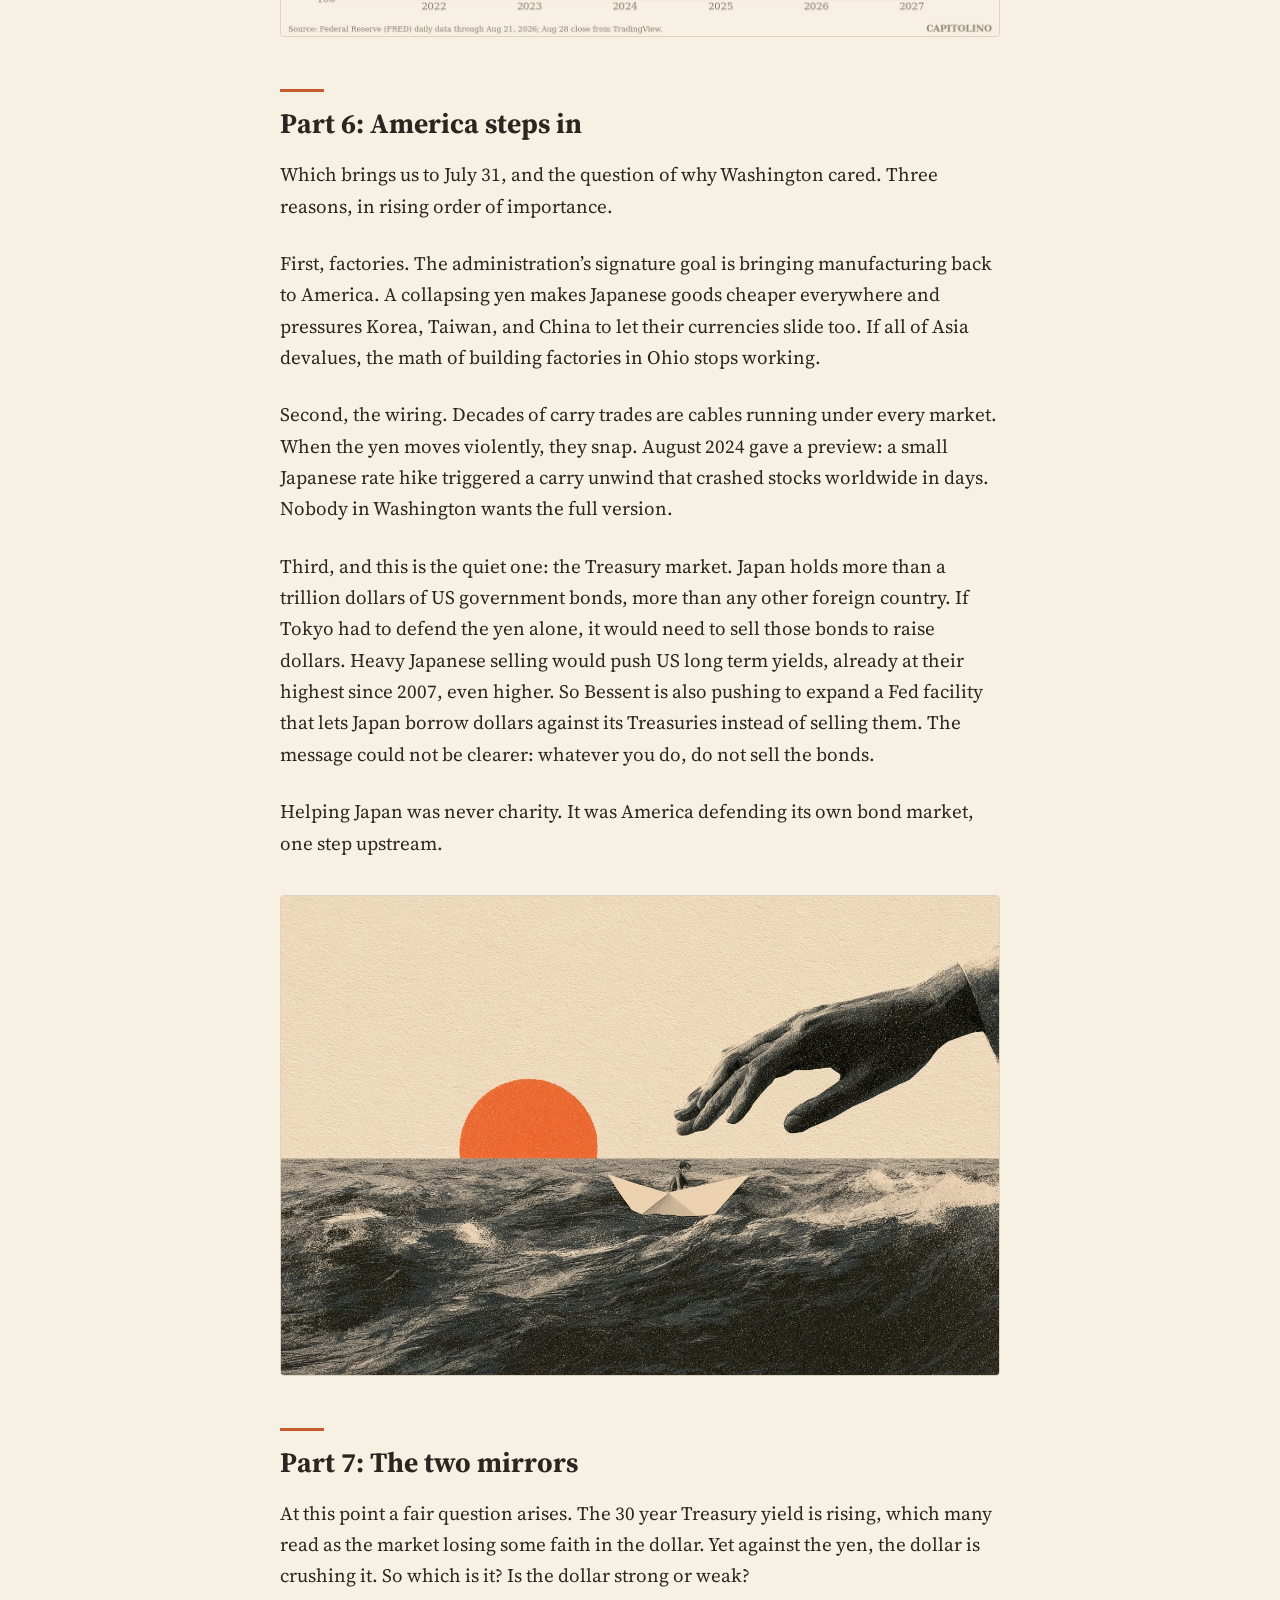
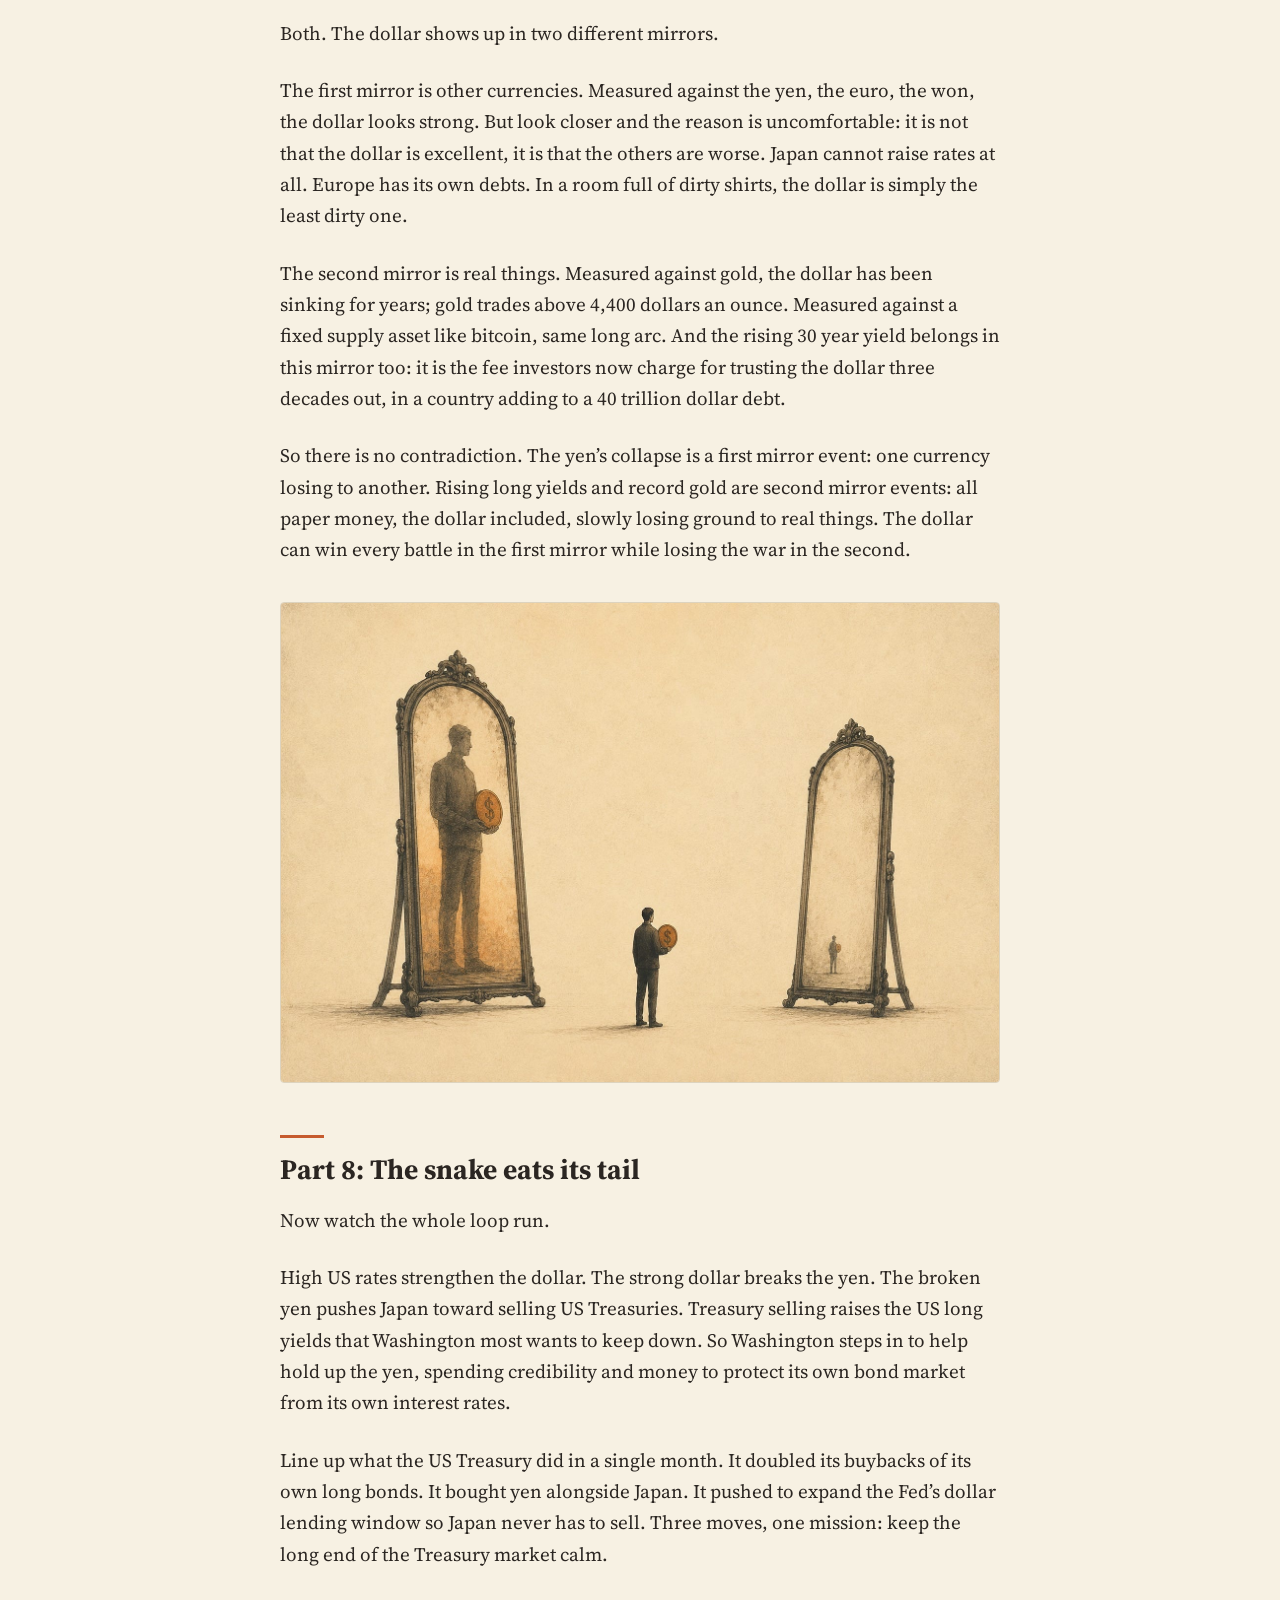
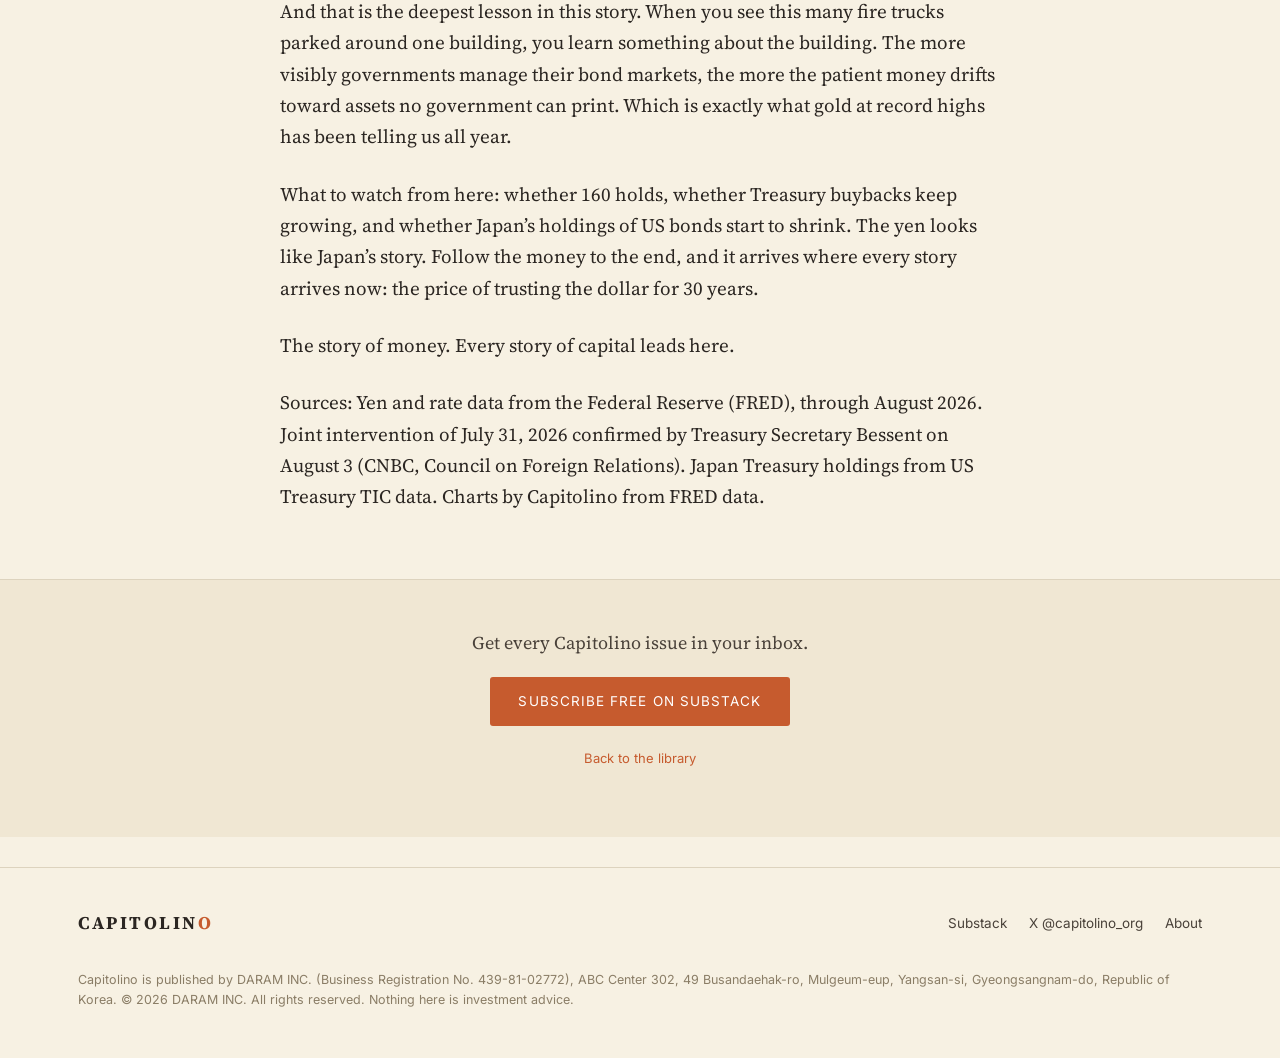
<file: the-two-mirrors.html>
<!DOCTYPE html>
<html lang="en">
<head>
<meta charset="UTF-8">
<meta name="viewport" content="width=device-width, initial-scale=1.0">
<title>The Two Mirrors: Why America Rescued the Yen — Capitolino</title>
<meta name="description" content="On July 31, the United States did something it had not done in more than a decade. It spent money to prop up another country’s currency. Treasury Secr">
<link rel="preconnect" href="https://fonts.googleapis.com">
<link href="https://fonts.googleapis.com/css2?family=Source+Serif+4:ital,wght@0,400;0,600;0,700;1,400&family=Inter:wght@400;500;600&display=swap" rel="stylesheet">
<link rel="stylesheet" href="../style.css">
</head>
<body>
<header class="site-header">
  <div class="wrap">
    <a class="logo" href="../index.html">CAPITOLIN<span>O</span></a>
    <nav class="nav">
      <a href="../index.html" class="active">Library</a>
      <a href="../charts.html">Charts</a>
      <a href="../about.html">About</a>
      <a href="https://capitolino.substack.com" target="_blank" rel="noopener">Newsletter</a>
      <a class="xlink" href="https://x.com/capitolino_org" target="_blank" rel="noopener">X</a>
    </nav>
  </div>
</header>
<section class="article-head">
  <div class="wrap">
    <span class="kicker">Macro · Currencies</span>
    <h1>The Two Mirrors: Why America Rescued the Yen</h1>
    <p class="byline">Capitolino · Aug 30, 2026</p>
  </div>
</section>
<main class="wrap-narrow article-body">
<figure><img src="../img/the-two-mirrors_1.jpg" alt="The Two Mirrors: Why America Rescued the Yen"></figure>

<p>On July 31, the United States did something it had not done in more than a decade. It spent money to prop up another country’s currency. Treasury Secretary Scott Bessent confirmed it a few days later: America bought yen, alongside Japan, to stop the yen from falling.</p>

<p>Think about how strange that is. The country that prints the world’s money reached into its pocket to defend someone else’s.</p>

<p>To understand why, you need the whole story. It starts with a party that ended 35 years ago, runs through a central bank that got stuck at zero, and finishes in a place you might not expect: the US Treasury market. Here it is from the beginning.</p>

<h2>Part 1: The party that ended</h2>

<p>In the 1980s, Japan looked unstoppable. Japanese companies were buying Rockefeller Center and Hollywood studios. The old line was that the grounds of the Imperial Palace in Tokyo were worth more than all the real estate in California. Nobody thought that was crazy. That was the problem.</p>

<p>The bubble burst in 1990. Stocks lost more than half their value. Land prices fell for decades.</p>

<p>Here is what happens after a bubble that size. Everyone starts repaying debt at the same time. Companies stop borrowing. Families stop spending. With nobody spending, prices stop rising and start falling. That is deflation, and it is poison dressed as a discount. If you know your money buys more next year, why spend it this year? So everyone waits. Sales fall, wages fall, and everyone waits harder.</p>

<p>A central bank fights this with rate cuts, making money cheaper to borrow and less rewarding to hoard. The Bank of Japan cut and cut until, by 1999, its rate hit zero. And there it stayed. The lost decade became two, then three.</p>

<figure><img src="../img/the-two-mirrors_2.jpg" alt="The Two Mirrors: Why America Rescued the Yen"></figure>

<h2>Part 2: Money flows downhill</h2>

<p>To see how zero rates crushed the yen, think of a currency as a savings product. Hold dollars and you earn America’s interest rate. Hold yen and you earn Japan’s. When one account pays 5 percent and the other pays nothing, money moves. People sell yen to buy dollars, and the yen’s price falls. The interest rate gap is gravity for exchange rates.</p>

<p>Then it gets more aggressive. If borrowing yen costs nothing, why not borrow it, sell it, and park the money in something that pays? Investors around the world did exactly that, for decades, at enormous scale. The trade has a name, the carry trade, and the yen became its favorite fuel. Every one of those trades is a bet against the yen. Japan’s zero rates turned its own currency into the thing the world sells.</p>

<figure><img src="../img/the-two-mirrors_3.jpg" alt="The Two Mirrors: Why America Rescued the Yen"></figure>

<h2>Part 3: The three arrows</h2>

<p>In 2012, Shinzo Abe returned to power promising to end the stagnation with three arrows. The first arrow was the one that mattered: print without limit. The Bank of Japan began buying government bonds in massive quantities, flooding the economy with yen. Later it went further and pinned the 10 year bond yield near zero, promising to buy unlimited bonds to keep it there.</p>

<p>Here is the part people forget. The weak yen this produced was not a side effect. It was the point. A cheaper yen made Toyotas cheaper in America, reviving exports. It made imports pricier, nudging prices up and helping Japan escape deflation. The yen slid from around 80 per dollar to 120, Japanese stocks soared, and for a while it looked like the plan was working.</p>

<figure><img src="../img/the-two-mirrors_4.jpg" alt="The Two Mirrors: Why America Rescued the Yen"></figure>

<h2>Part 4: The trap</h2>

<p>The plan broke in 2022, and not because of anything Japan did.</p>

<p>America got inflation, and the Fed raised rates from zero to over 5 percent in about a year. By the textbook, Japan should have followed. Inflation had finally arrived there too, the very thing Japan had wanted for 30 years.</p>

<p>But the Bank of Japan could not chase. Three decades of money printing had built a trap. Government debt now exceeds twice the size of Japan’s economy, and that debt is only affordable because interest is nearly free. Raise rates meaningfully and the government’s interest bill explodes. Worse, the Bank of Japan itself owns roughly half of those bonds, so rising rates blow a hole in the central bank’s own balance sheet. The institution that spent decades pushing rates down can no longer afford for them to go up.</p>

<p>So Japan raised rates the only way it could: barely. Today the Fed sits at 3.6 percent and Japan sits below 1, and the Fed is talking about hiking again. The gravity never switched off.</p>

<figure><img src="../img/the-two-mirrors_5.jpg" alt="The Two Mirrors: Why America Rescued the Yen"></figure>

<h2>Part 5: The wall breaks</h2>

<p>What does a country do when its currency keeps sliding and it cannot use interest rates? It intervenes. The finance ministry sells dollars from its reserves and buys yen, by force.</p>

<p>Tokyo did this in 2022, spending record amounts. It did it again in 2024, when the yen crossed 160 per dollar. That defense worked for exactly 10 trading days above the line. But intervention is a painkiller, not a cure. The disease, the rate gap, remained. This year the yen has spent 39 days above 160 and counting. In late July it touched about 164, and by real purchasing power the yen fell to its weakest in 40 years.</p>

<p>An old safety valve is gone too. A cheap yen once fixed itself, because exports would boom and dollars would flow back in. But Japanese companies moved their factories abroad long ago, and these days Japanese households send dollars out for iPhones and cloud subscriptions. The currency fell, and the cavalry never came.</p>

<figure><img src="../img/the-two-mirrors_6.jpg" alt="The Two Mirrors: Why America Rescued the Yen"></figure>

<h2>Part 6: America steps in</h2>

<p>Which brings us to July 31, and the question of why Washington cared. Three reasons, in rising order of importance.</p>

<p>First, factories. The administration’s signature goal is bringing manufacturing back to America. A collapsing yen makes Japanese goods cheaper everywhere and pressures Korea, Taiwan, and China to let their currencies slide too. If all of Asia devalues, the math of building factories in Ohio stops working.</p>

<p>Second, the wiring. Decades of carry trades are cables running under every market. When the yen moves violently, they snap. August 2024 gave a preview: a small Japanese rate hike triggered a carry unwind that crashed stocks worldwide in days. Nobody in Washington wants the full version.</p>

<p>Third, and this is the quiet one: the Treasury market. Japan holds more than a trillion dollars of US government bonds, more than any other foreign country. If Tokyo had to defend the yen alone, it would need to sell those bonds to raise dollars. Heavy Japanese selling would push US long term yields, already at their highest since 2007, even higher. So Bessent is also pushing to expand a Fed facility that lets Japan borrow dollars against its Treasuries instead of selling them. The message could not be clearer: whatever you do, do not sell the bonds.</p>

<p>Helping Japan was never charity. It was America defending its own bond market, one step upstream.</p>

<figure><img src="../img/the-two-mirrors_7.jpg" alt="The Two Mirrors: Why America Rescued the Yen"></figure>

<h2>Part 7: The two mirrors</h2>

<p>At this point a fair question arises. The 30 year Treasury yield is rising, which many read as the market losing some faith in the dollar. Yet against the yen, the dollar is crushing it. So which is it? Is the dollar strong or weak?</p>

<p>Both. The dollar shows up in two different mirrors.</p>

<p>The first mirror is other currencies. Measured against the yen, the euro, the won, the dollar looks strong. But look closer and the reason is uncomfortable: it is not that the dollar is excellent, it is that the others are worse. Japan cannot raise rates at all. Europe has its own debts. In a room full of dirty shirts, the dollar is simply the least dirty one.</p>

<p>The second mirror is real things. Measured against gold, the dollar has been sinking for years; gold trades above 4,400 dollars an ounce. Measured against a fixed supply asset like bitcoin, same long arc. And the rising 30 year yield belongs in this mirror too: it is the fee investors now charge for trusting the dollar three decades out, in a country adding to a 40 trillion dollar debt.</p>

<p>So there is no contradiction. The yen’s collapse is a first mirror event: one currency losing to another. Rising long yields and record gold are second mirror events: all paper money, the dollar included, slowly losing ground to real things. The dollar can win every battle in the first mirror while losing the war in the second.</p>

<figure><img src="../img/the-two-mirrors_8.jpg" alt="The Two Mirrors: Why America Rescued the Yen"></figure>

<h2>Part 8: The snake eats its tail</h2>

<p>Now watch the whole loop run.</p>

<p>High US rates strengthen the dollar. The strong dollar breaks the yen. The broken yen pushes Japan toward selling US Treasuries. Treasury selling raises the US long yields that Washington most wants to keep down. So Washington steps in to help hold up the yen, spending credibility and money to protect its own bond market from its own interest rates.</p>

<p>Line up what the US Treasury did in a single month. It doubled its buybacks of its own long bonds. It bought yen alongside Japan. It pushed to expand the Fed’s dollar lending window so Japan never has to sell. Three moves, one mission: keep the long end of the Treasury market calm.</p>

<p>And that is the deepest lesson in this story. When you see this many fire trucks parked around one building, you learn something about the building. The more visibly governments manage their bond markets, the more the patient money drifts toward assets no government can print. Which is exactly what gold at record highs has been telling us all year.</p>

<p>What to watch from here: whether 160 holds, whether Treasury buybacks keep growing, and whether Japan’s holdings of US bonds start to shrink. The yen looks like Japan’s story. Follow the money to the end, and it arrives where every story arrives now: the price of trusting the dollar for 30 years.</p>

<p>The story of money. Every story of capital leads here.</p>

<p>Sources: Yen and rate data from the Federal Reserve (FRED), through August 2026. Joint intervention of July 31, 2026 confirmed by Treasury Secretary Bessent on August 3 (CNBC, Council on Foreign Relations). Japan Treasury holdings from US Treasury TIC data. Charts by Capitolino from FRED data.</p>
</main>
<section class="article-foot">
  <div class="wrap">
    <p>Get every Capitolino issue in your inbox.</p>
    <a class="btn" href="https://capitolino.substack.com" target="_blank" rel="noopener">Subscribe free on Substack</a>
    <p class="small"><a href="../index.html">Back to the library</a></p>
  </div>
</section>
<footer class="site-footer">
  <div class="wrap">
    <span class="foot-logo">CAPITOLIN<span>O</span></span>
    <div class="foot-links">
      <a href="https://capitolino.substack.com" target="_blank" rel="noopener">Substack</a>
      <a class="xlink" href="https://x.com/capitolino_org" target="_blank" rel="noopener">X <span class="xhandle">@capitolino_org</span></a>
      <a href="../about.html">About</a>
    </div>
    <p class="foot-legal">Capitolino is published by DARAM INC. (Business Registration No. 439-81-02772), ABC Center 302, 49 Busandaehak-ro, Mulgeum-eup, Yangsan-si, Gyeongsangnam-do, Republic of Korea. © 2026 DARAM INC. All rights reserved. Nothing here is investment advice.</p>
  </div>
</footer>
<script>
// Change this one line when the X handle changes.
var X_HANDLE = "capitolino_org";
document.querySelectorAll("a.xlink").forEach(function(a){ a.href = "https://x.com/" + X_HANDLE; });
document.querySelectorAll(".xhandle").forEach(function(s){ s.textContent = "@" + X_HANDLE; });
</script>
</body>
</html>
</file>
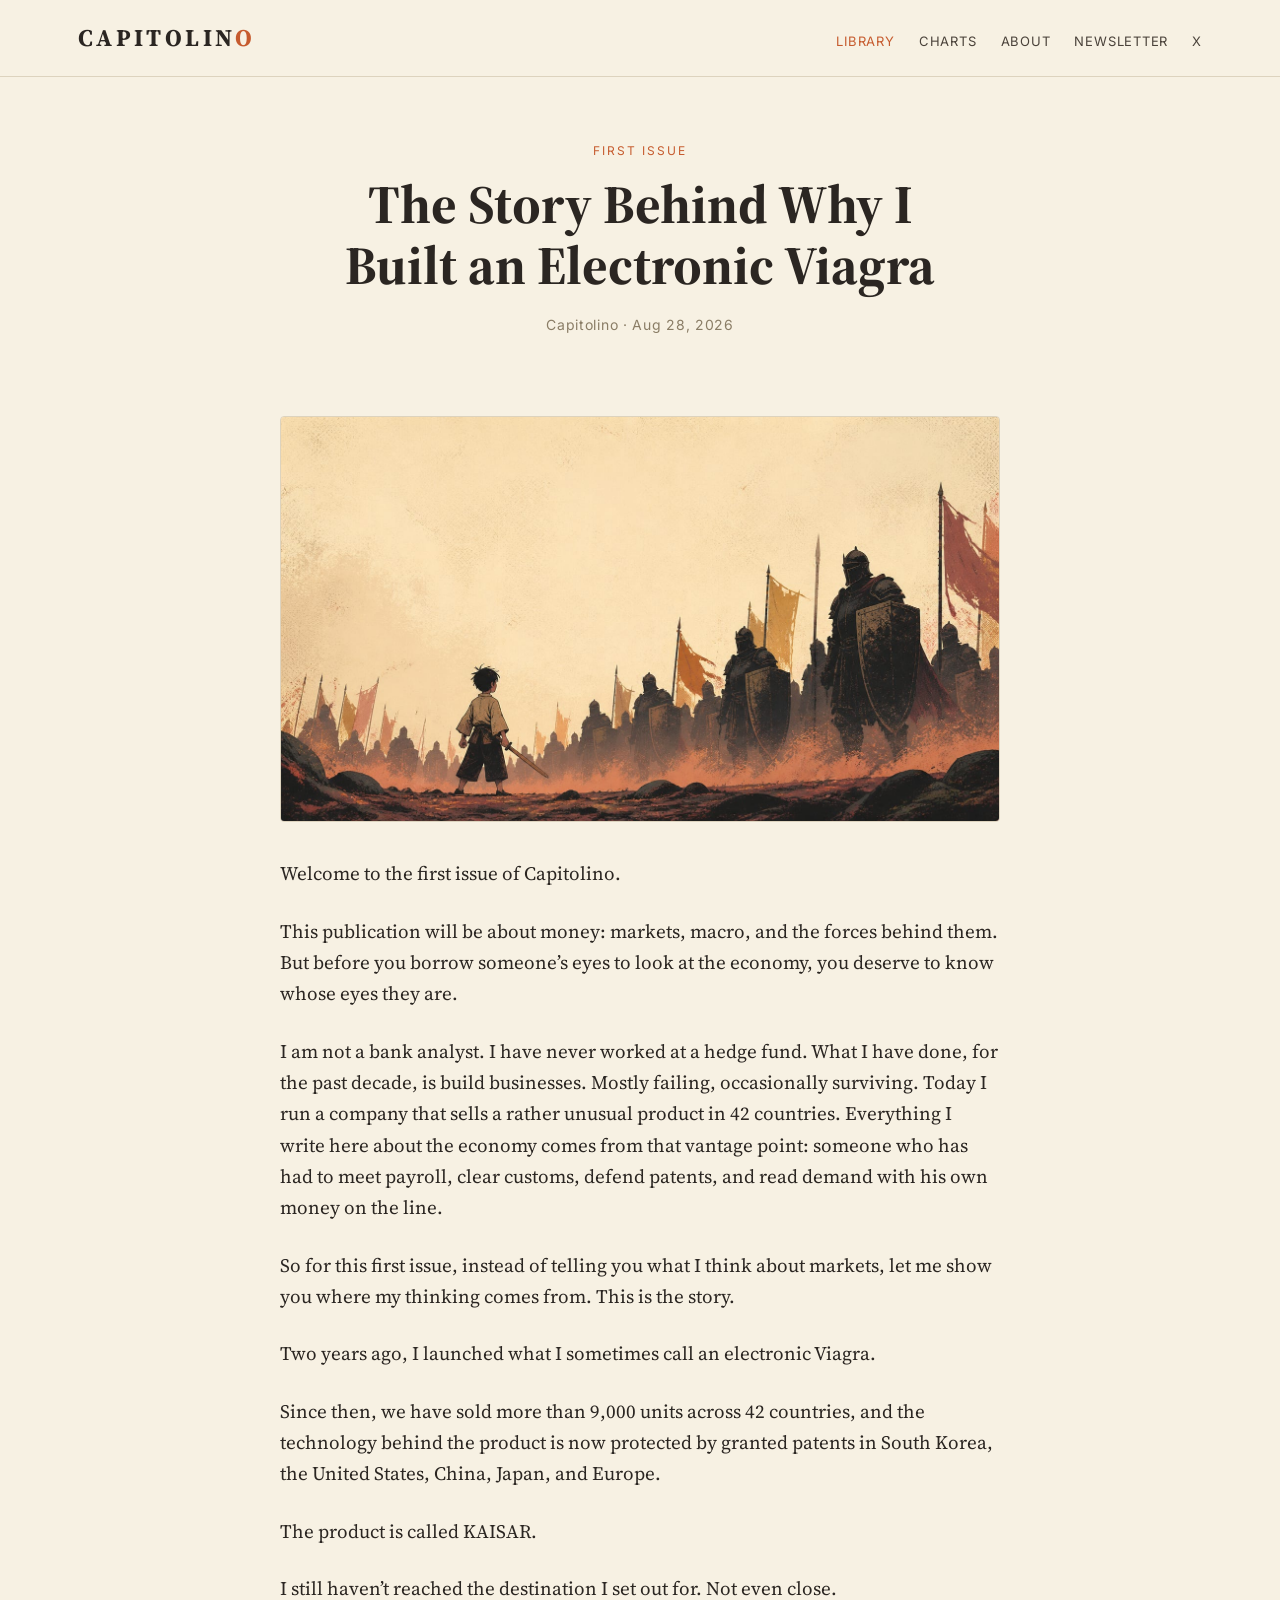
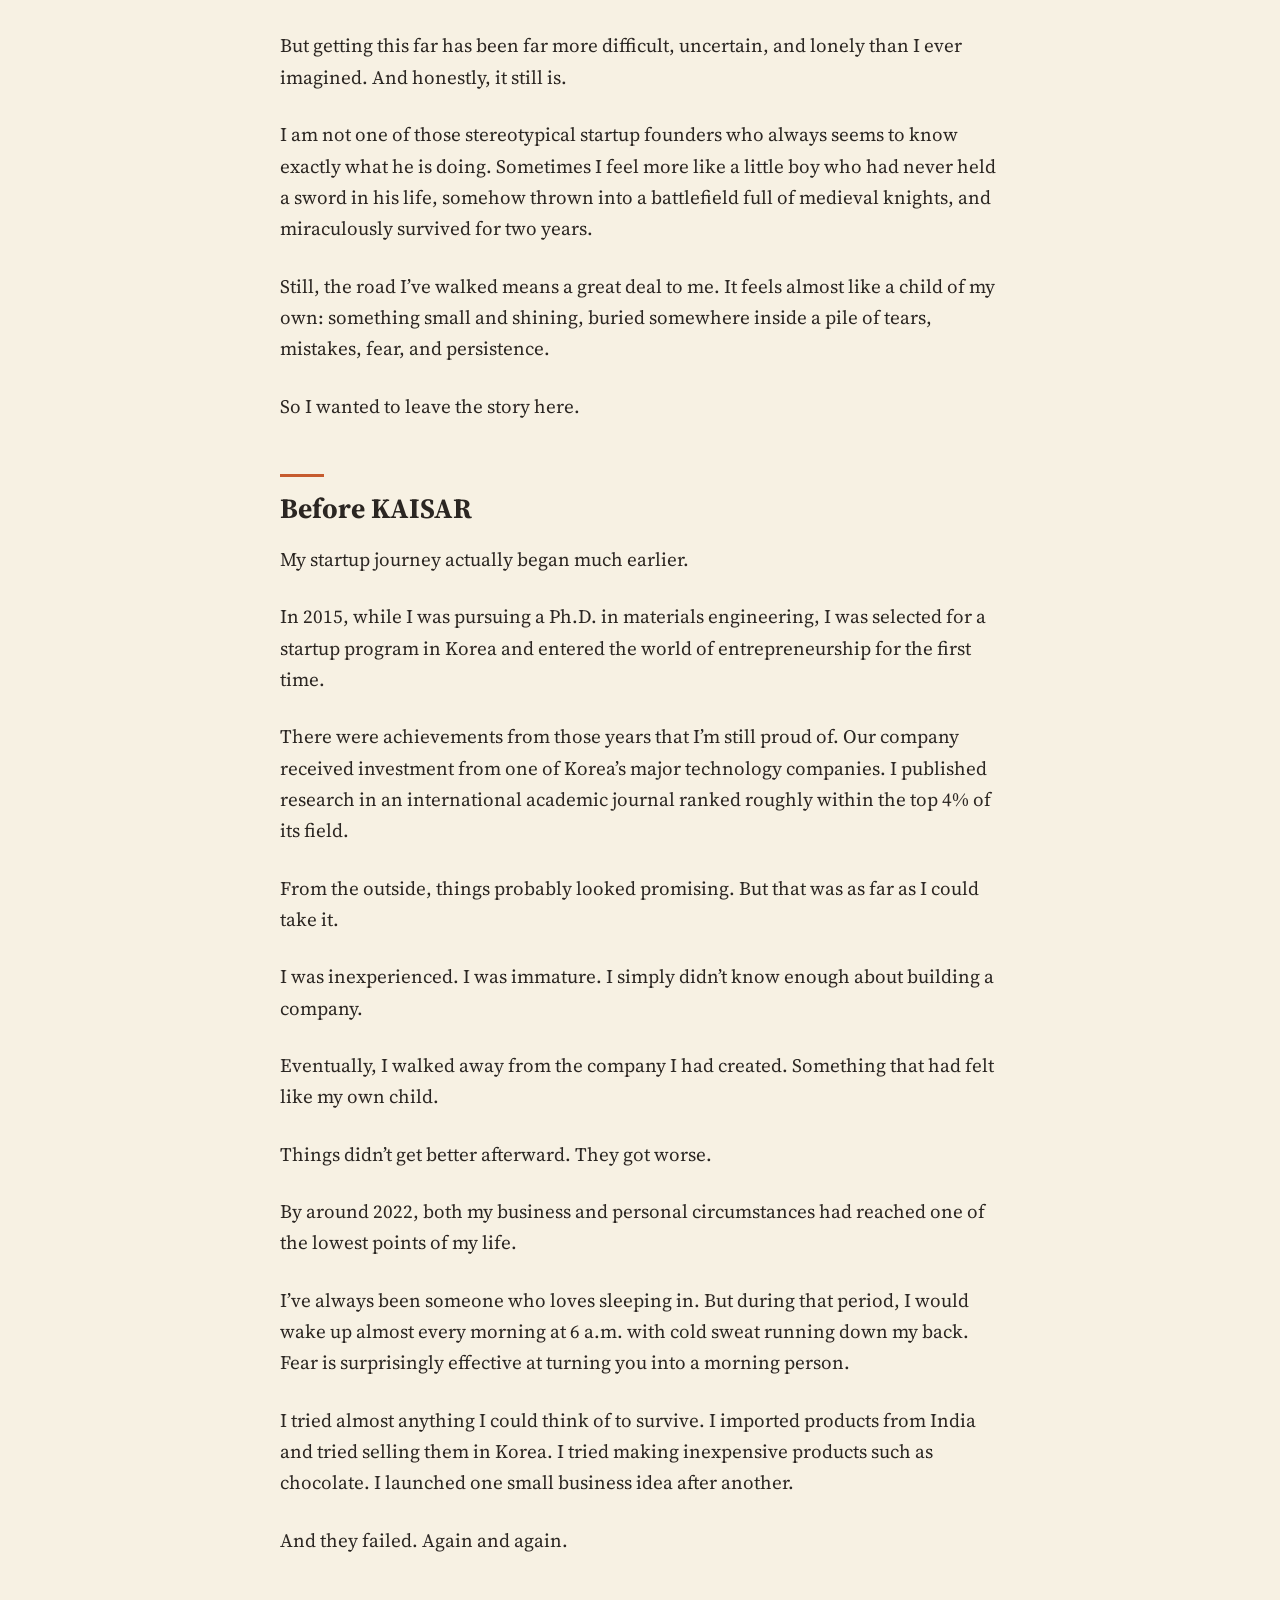
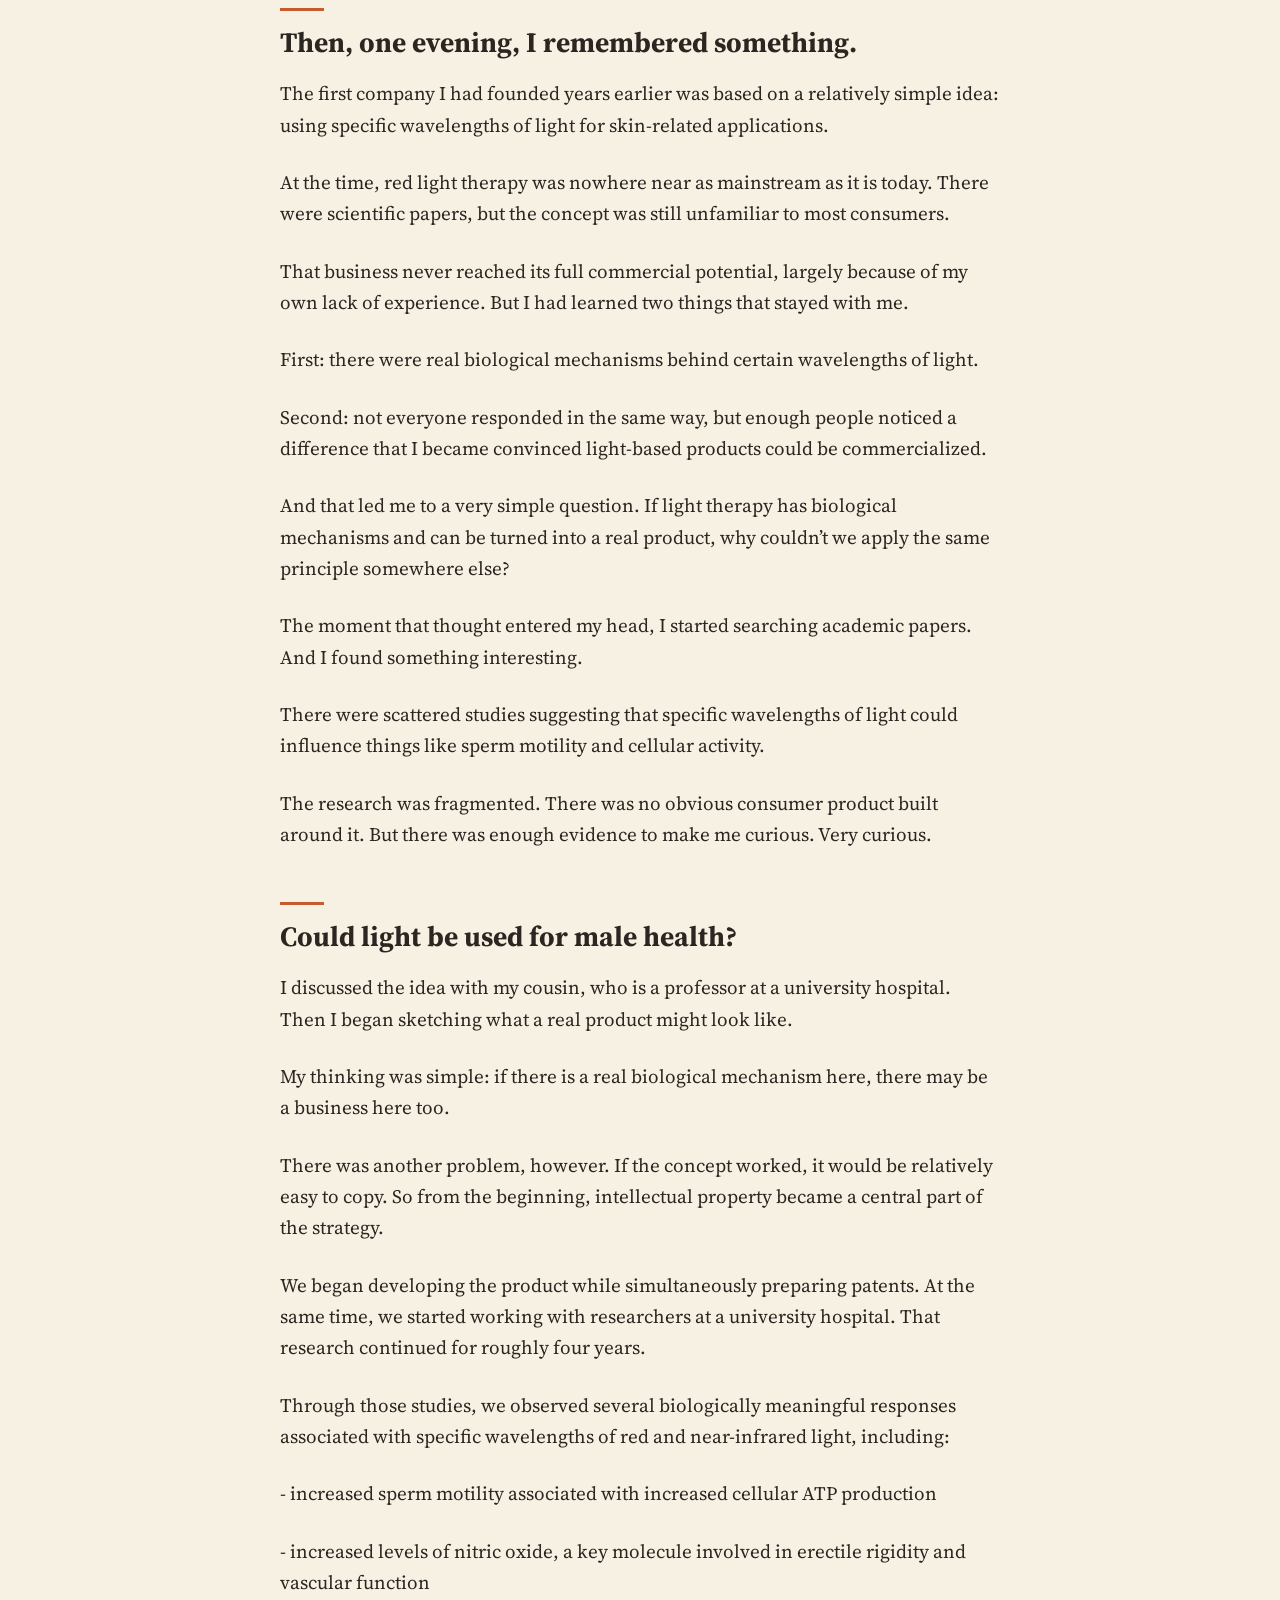
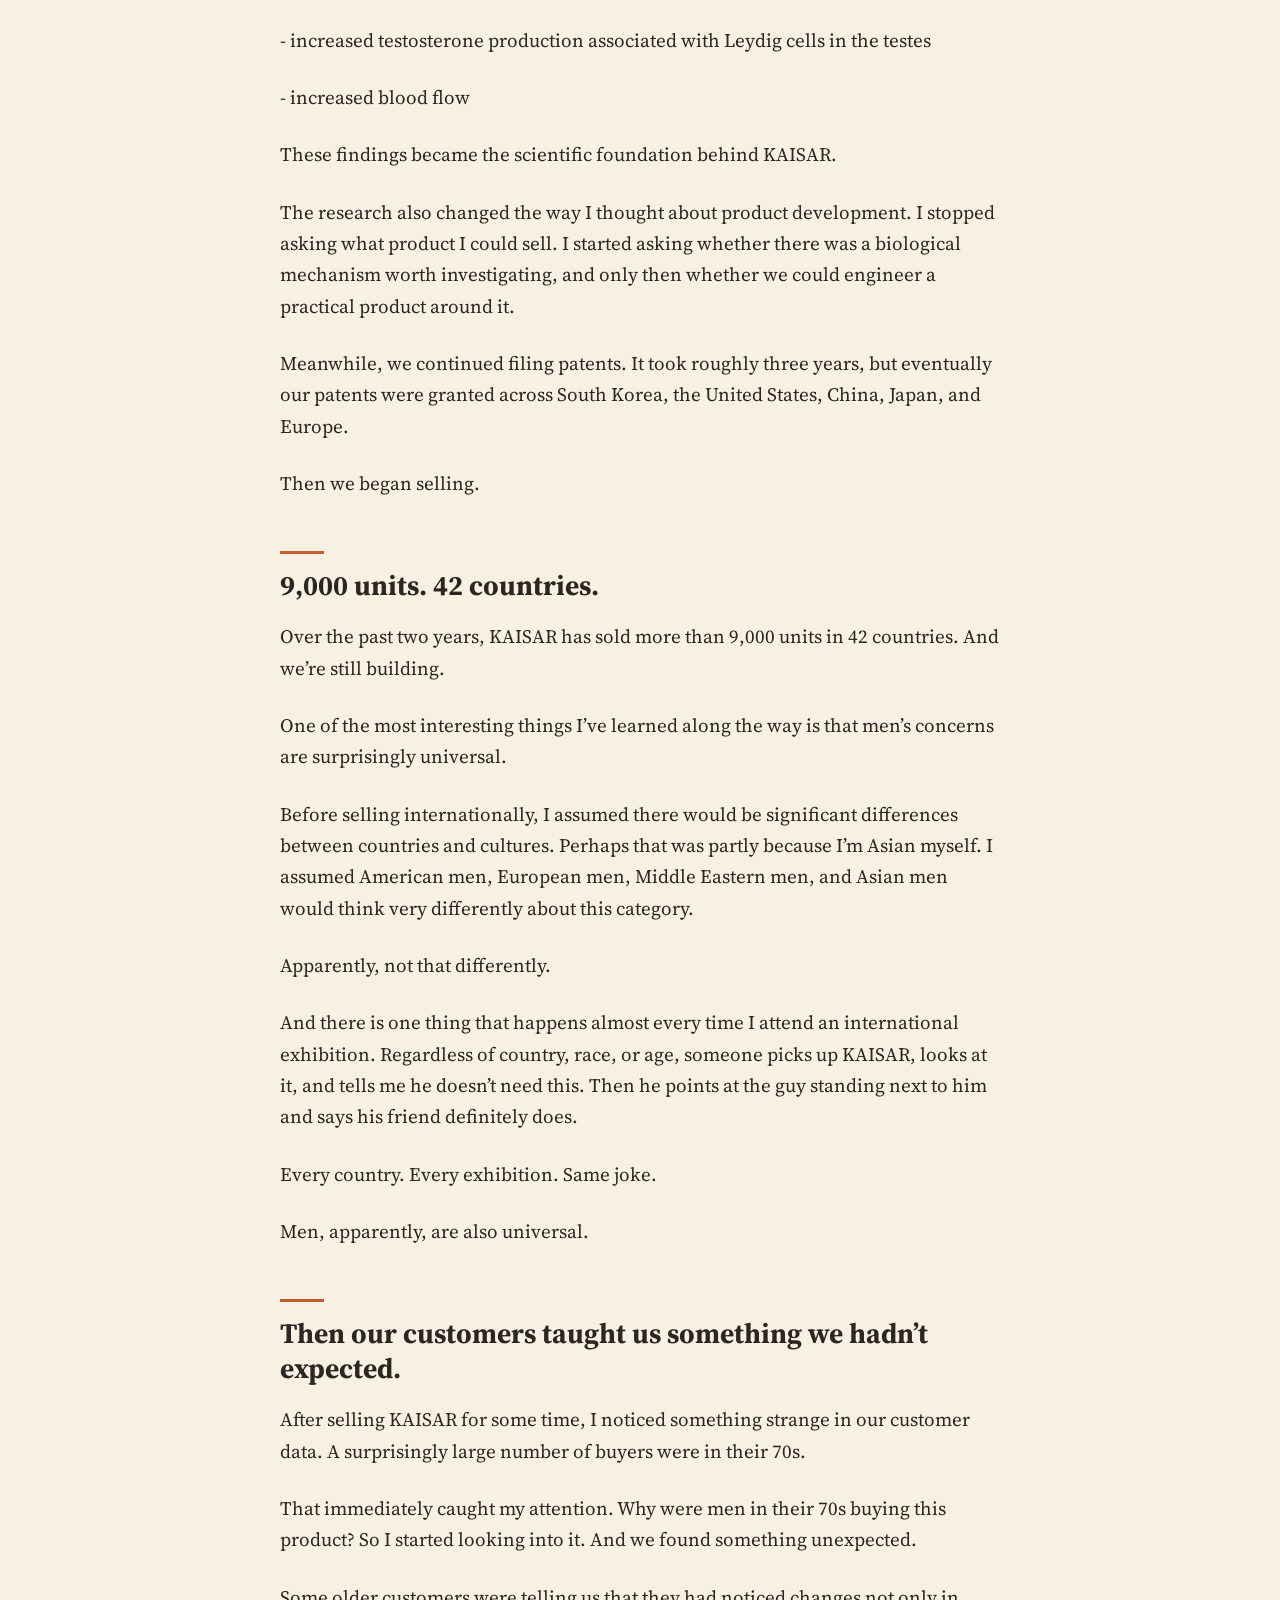
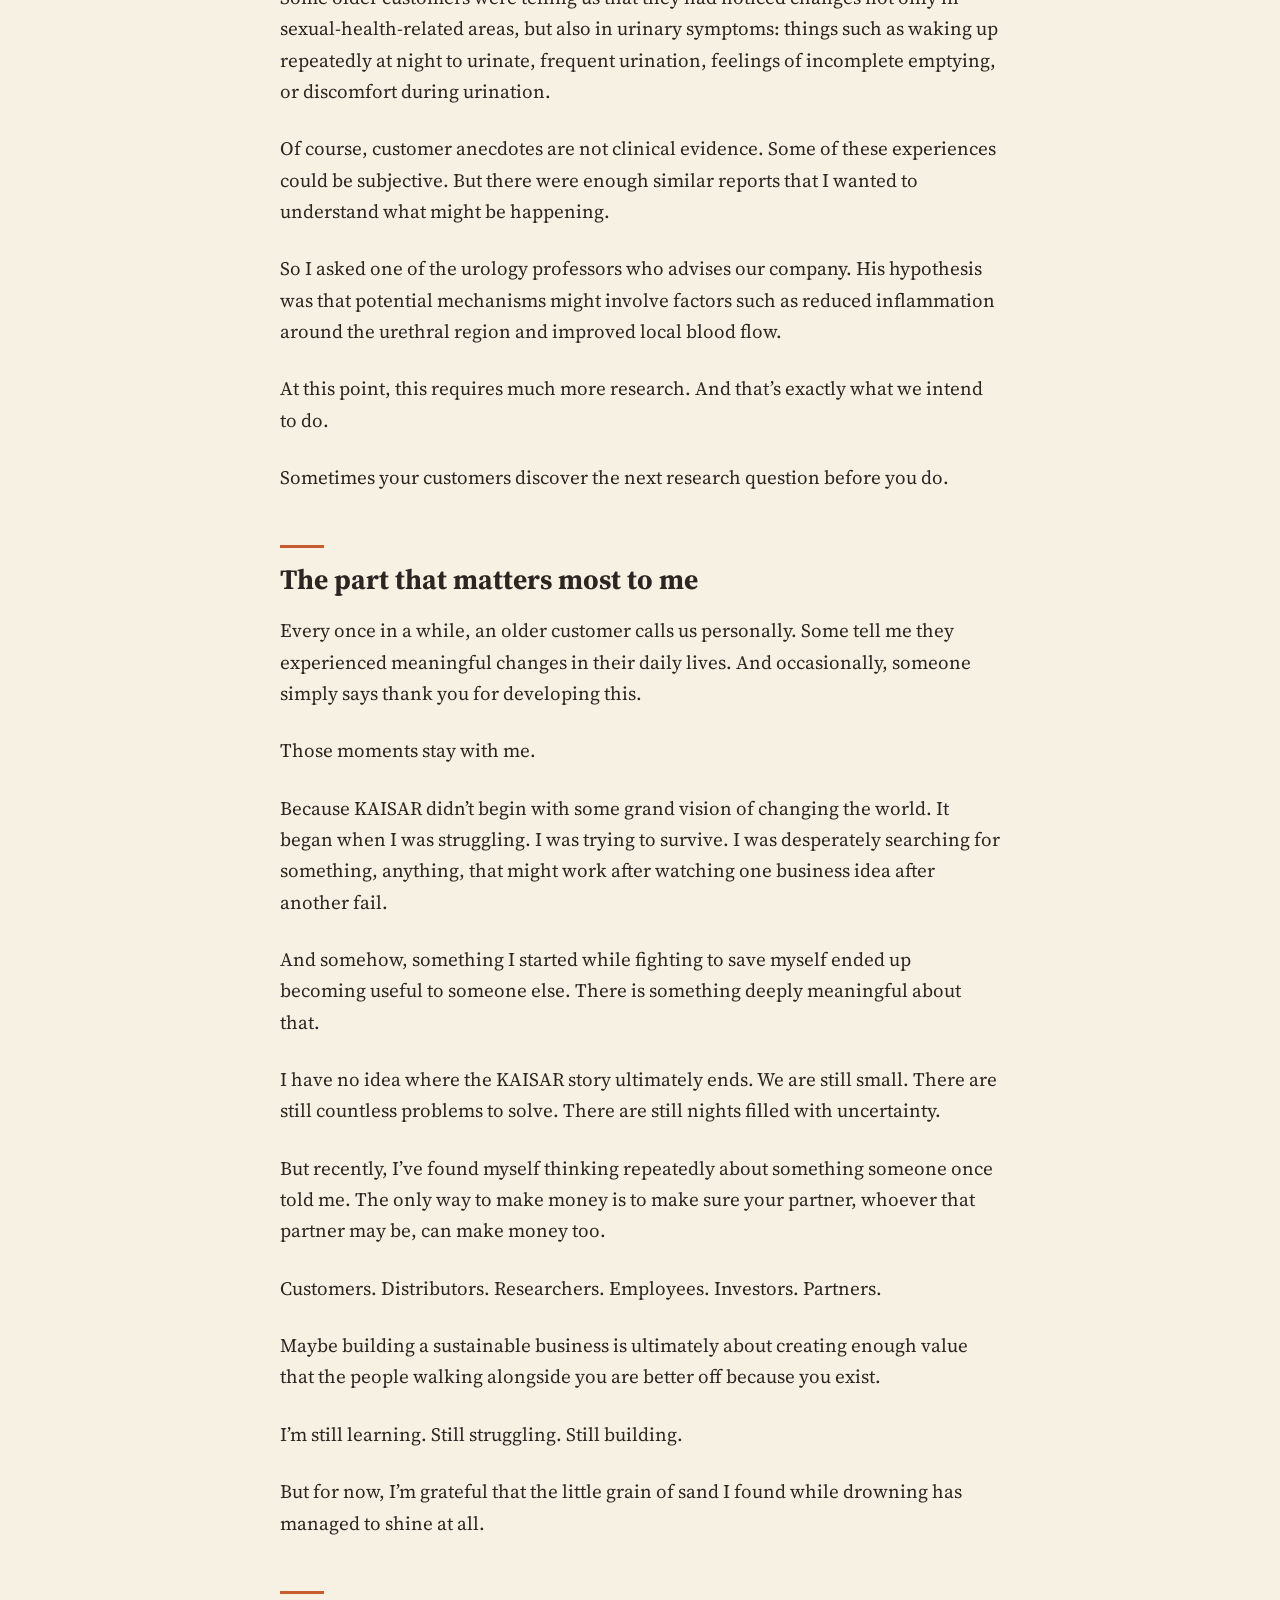
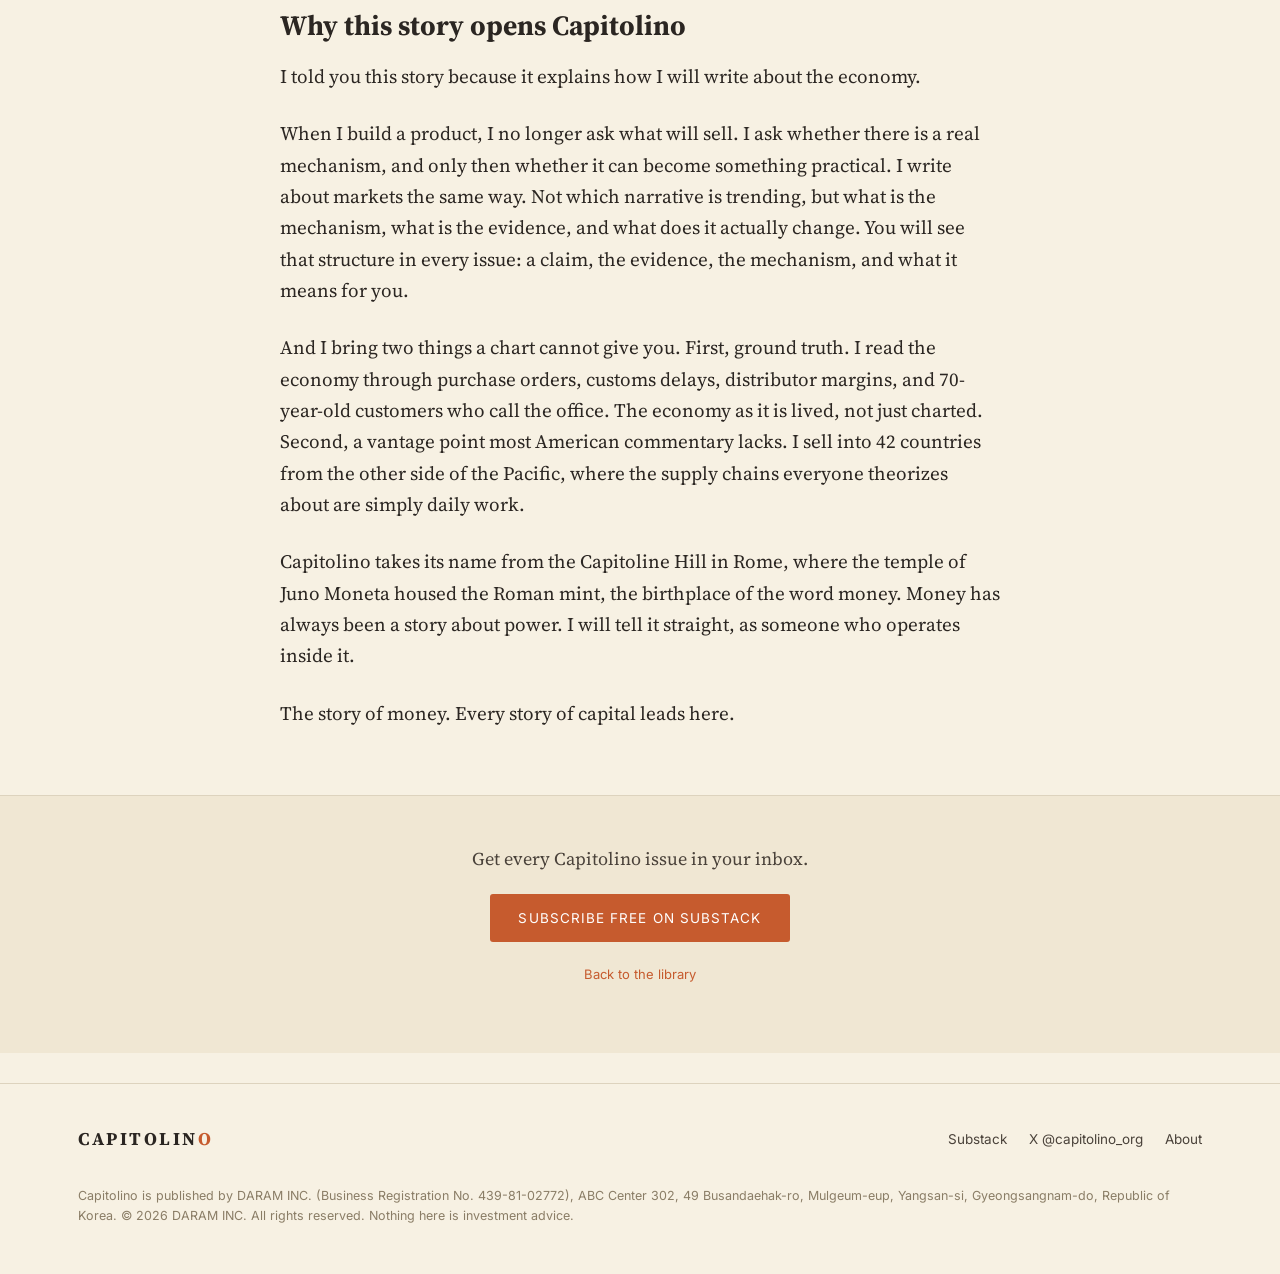
<file: why-i-built-kaisar.html>
<!DOCTYPE html>
<html lang="en">
<head>
<meta charset="UTF-8">
<meta name="viewport" content="width=device-width, initial-scale=1.0">
<title>The Story Behind Why I Built an Electronic Viagra — Capitolino</title>
<meta name="description" content="Welcome to the first issue of Capitolino.">
<link rel="preconnect" href="https://fonts.googleapis.com">
<link href="https://fonts.googleapis.com/css2?family=Source+Serif+4:ital,wght@0,400;0,600;0,700;1,400&family=Inter:wght@400;500;600&display=swap" rel="stylesheet">
<link rel="stylesheet" href="../style.css">
</head>
<body>
<header class="site-header">
  <div class="wrap">
    <a class="logo" href="../index.html">CAPITOLIN<span>O</span></a>
    <nav class="nav">
      <a href="../index.html" class="active">Library</a>
      <a href="../charts.html">Charts</a>
      <a href="../about.html">About</a>
      <a href="https://capitolino.substack.com" target="_blank" rel="noopener">Newsletter</a>
      <a class="xlink" href="https://x.com/capitolino_org" target="_blank" rel="noopener">X</a>
    </nav>
  </div>
</header>
<section class="article-head">
  <div class="wrap">
    <span class="kicker">First Issue</span>
    <h1>The Story Behind Why I Built an Electronic Viagra</h1>
    <p class="byline">Capitolino · Aug 28, 2026</p>
  </div>
</section>
<main class="wrap-narrow article-body">
<figure><img src="../img/why-i-built-kaisar_1.jpg" alt="The Story Behind Why I Built an Electronic Viagra"></figure>

<p>Welcome to the first issue of Capitolino.</p>

<p>This publication will be about money: markets, macro, and the forces behind them. But before you borrow someone’s eyes to look at the economy, you deserve to know whose eyes they are.</p>

<p>I am not a bank analyst. I have never worked at a hedge fund. What I have done, for the past decade, is build businesses. Mostly failing, occasionally surviving. Today I run a company that sells a rather unusual product in 42 countries. Everything I write here about the economy comes from that vantage point: someone who has had to meet payroll, clear customs, defend patents, and read demand with his own money on the line.</p>

<p>So for this first issue, instead of telling you what I think about markets, let me show you where my thinking comes from. This is the story.</p>

<p>Two years ago, I launched what I sometimes call an electronic Viagra.</p>

<p>Since then, we have sold more than 9,000 units across 42 countries, and the technology behind the product is now protected by granted patents in South Korea, the United States, China, Japan, and Europe.</p>

<p>The product is called KAISAR.</p>

<p>I still haven’t reached the destination I set out for. Not even close.</p>

<p>But getting this far has been far more difficult, uncertain, and lonely than I ever imagined. And honestly, it still is.</p>

<p>I am not one of those stereotypical startup founders who always seems to know exactly what he is doing. Sometimes I feel more like a little boy who had never held a sword in his life, somehow thrown into a battlefield full of medieval knights, and miraculously survived for two years.</p>

<p>Still, the road I’ve walked means a great deal to me. It feels almost like a child of my own: something small and shining, buried somewhere inside a pile of tears, mistakes, fear, and persistence.</p>

<p>So I wanted to leave the story here.</p>

<h2>Before KAISAR</h2>

<p>My startup journey actually began much earlier.</p>

<p>In 2015, while I was pursuing a Ph.D. in materials engineering, I was selected for a startup program in Korea and entered the world of entrepreneurship for the first time.</p>

<p>There were achievements from those years that I’m still proud of. Our company received investment from one of Korea’s major technology companies. I published research in an international academic journal ranked roughly within the top 4% of its field.</p>

<p>From the outside, things probably looked promising. But that was as far as I could take it.</p>

<p>I was inexperienced. I was immature. I simply didn’t know enough about building a company.</p>

<p>Eventually, I walked away from the company I had created. Something that had felt like my own child.</p>

<p>Things didn’t get better afterward. They got worse.</p>

<p>By around 2022, both my business and personal circumstances had reached one of the lowest points of my life.</p>

<p>I’ve always been someone who loves sleeping in. But during that period, I would wake up almost every morning at 6 a.m. with cold sweat running down my back. Fear is surprisingly effective at turning you into a morning person.</p>

<p>I tried almost anything I could think of to survive. I imported products from India and tried selling them in Korea. I tried making inexpensive products such as chocolate. I launched one small business idea after another.</p>

<p>And they failed. Again and again.</p>

<h2>Then, one evening, I remembered something.</h2>

<p>The first company I had founded years earlier was based on a relatively simple idea: using specific wavelengths of light for skin-related applications.</p>

<p>At the time, red light therapy was nowhere near as mainstream as it is today. There were scientific papers, but the concept was still unfamiliar to most consumers.</p>

<p>That business never reached its full commercial potential, largely because of my own lack of experience. But I had learned two things that stayed with me.</p>

<p>First: there were real biological mechanisms behind certain wavelengths of light.</p>

<p>Second: not everyone responded in the same way, but enough people noticed a difference that I became convinced light-based products could be commercialized.</p>

<p>And that led me to a very simple question. If light therapy has biological mechanisms and can be turned into a real product, why couldn’t we apply the same principle somewhere else?</p>

<p>The moment that thought entered my head, I started searching academic papers. And I found something interesting.</p>

<p>There were scattered studies suggesting that specific wavelengths of light could influence things like sperm motility and cellular activity.</p>

<p>The research was fragmented. There was no obvious consumer product built around it. But there was enough evidence to make me curious. Very curious.</p>

<h2>Could light be used for male health?</h2>

<p>I discussed the idea with my cousin, who is a professor at a university hospital. Then I began sketching what a real product might look like.</p>

<p>My thinking was simple: if there is a real biological mechanism here, there may be a business here too.</p>

<p>There was another problem, however. If the concept worked, it would be relatively easy to copy. So from the beginning, intellectual property became a central part of the strategy.</p>

<p>We began developing the product while simultaneously preparing patents. At the same time, we started working with researchers at a university hospital. That research continued for roughly four years.</p>

<p>Through those studies, we observed several biologically meaningful responses associated with specific wavelengths of red and near-infrared light, including:</p>

<p>- increased sperm motility associated with increased cellular ATP production</p>

<p>- increased levels of nitric oxide, a key molecule involved in erectile rigidity and vascular function</p>

<p>- increased testosterone production associated with Leydig cells in the testes</p>

<p>- increased blood flow</p>

<p>These findings became the scientific foundation behind KAISAR.</p>

<p>The research also changed the way I thought about product development. I stopped asking what product I could sell. I started asking whether there was a biological mechanism worth investigating, and only then whether we could engineer a practical product around it.</p>

<p>Meanwhile, we continued filing patents. It took roughly three years, but eventually our patents were granted across South Korea, the United States, China, Japan, and Europe.</p>

<p>Then we began selling.</p>

<h2>9,000 units. 42 countries.</h2>

<p>Over the past two years, KAISAR has sold more than 9,000 units in 42 countries. And we’re still building.</p>

<p>One of the most interesting things I’ve learned along the way is that men’s concerns are surprisingly universal.</p>

<p>Before selling internationally, I assumed there would be significant differences between countries and cultures. Perhaps that was partly because I’m Asian myself. I assumed American men, European men, Middle Eastern men, and Asian men would think very differently about this category.</p>

<p>Apparently, not that differently.</p>

<p>And there is one thing that happens almost every time I attend an international exhibition. Regardless of country, race, or age, someone picks up KAISAR, looks at it, and tells me he doesn’t need this. Then he points at the guy standing next to him and says his friend definitely does.</p>

<p>Every country. Every exhibition. Same joke.</p>

<p>Men, apparently, are also universal.</p>

<h2>Then our customers taught us something we hadn’t expected.</h2>

<p>After selling KAISAR for some time, I noticed something strange in our customer data. A surprisingly large number of buyers were in their 70s.</p>

<p>That immediately caught my attention. Why were men in their 70s buying this product? So I started looking into it. And we found something unexpected.</p>

<p>Some older customers were telling us that they had noticed changes not only in sexual-health-related areas, but also in urinary symptoms: things such as waking up repeatedly at night to urinate, frequent urination, feelings of incomplete emptying, or discomfort during urination.</p>

<p>Of course, customer anecdotes are not clinical evidence. Some of these experiences could be subjective. But there were enough similar reports that I wanted to understand what might be happening.</p>

<p>So I asked one of the urology professors who advises our company. His hypothesis was that potential mechanisms might involve factors such as reduced inflammation around the urethral region and improved local blood flow.</p>

<p>At this point, this requires much more research. And that’s exactly what we intend to do.</p>

<p>Sometimes your customers discover the next research question before you do.</p>

<h2>The part that matters most to me</h2>

<p>Every once in a while, an older customer calls us personally. Some tell me they experienced meaningful changes in their daily lives. And occasionally, someone simply says thank you for developing this.</p>

<p>Those moments stay with me.</p>

<p>Because KAISAR didn’t begin with some grand vision of changing the world. It began when I was struggling. I was trying to survive. I was desperately searching for something, anything, that might work after watching one business idea after another fail.</p>

<p>And somehow, something I started while fighting to save myself ended up becoming useful to someone else. There is something deeply meaningful about that.</p>

<p>I have no idea where the KAISAR story ultimately ends. We are still small. There are still countless problems to solve. There are still nights filled with uncertainty.</p>

<p>But recently, I’ve found myself thinking repeatedly about something someone once told me. The only way to make money is to make sure your partner, whoever that partner may be, can make money too.</p>

<p>Customers. Distributors. Researchers. Employees. Investors. Partners.</p>

<p>Maybe building a sustainable business is ultimately about creating enough value that the people walking alongside you are better off because you exist.</p>

<p>I’m still learning. Still struggling. Still building.</p>

<p>But for now, I’m grateful that the little grain of sand I found while drowning has managed to shine at all.</p>

<h2>Why this story opens Capitolino</h2>

<p>I told you this story because it explains how I will write about the economy.</p>

<p>When I build a product, I no longer ask what will sell. I ask whether there is a real mechanism, and only then whether it can become something practical. I write about markets the same way. Not which narrative is trending, but what is the mechanism, what is the evidence, and what does it actually change. You will see that structure in every issue: a claim, the evidence, the mechanism, and what it means for you.</p>

<p>And I bring two things a chart cannot give you. First, ground truth. I read the economy through purchase orders, customs delays, distributor margins, and 70-year-old customers who call the office. The economy as it is lived, not just charted. Second, a vantage point most American commentary lacks. I sell into 42 countries from the other side of the Pacific, where the supply chains everyone theorizes about are simply daily work.</p>

<p>Capitolino takes its name from the Capitoline Hill in Rome, where the temple of Juno Moneta housed the Roman mint, the birthplace of the word money. Money has always been a story about power. I will tell it straight, as someone who operates inside it.</p>

<p>The story of money. Every story of capital leads here.</p>
</main>
<section class="article-foot">
  <div class="wrap">
    <p>Get every Capitolino issue in your inbox.</p>
    <a class="btn" href="https://capitolino.substack.com" target="_blank" rel="noopener">Subscribe free on Substack</a>
    <p class="small"><a href="../index.html">Back to the library</a></p>
  </div>
</section>
<footer class="site-footer">
  <div class="wrap">
    <span class="foot-logo">CAPITOLIN<span>O</span></span>
    <div class="foot-links">
      <a href="https://capitolino.substack.com" target="_blank" rel="noopener">Substack</a>
      <a class="xlink" href="https://x.com/capitolino_org" target="_blank" rel="noopener">X <span class="xhandle">@capitolino_org</span></a>
      <a href="../about.html">About</a>
    </div>
    <p class="foot-legal">Capitolino is published by DARAM INC. (Business Registration No. 439-81-02772), ABC Center 302, 49 Busandaehak-ro, Mulgeum-eup, Yangsan-si, Gyeongsangnam-do, Republic of Korea. © 2026 DARAM INC. All rights reserved. Nothing here is investment advice.</p>
  </div>
</footer>
<script>
// Change this one line when the X handle changes.
var X_HANDLE = "capitolino_org";
document.querySelectorAll("a.xlink").forEach(function(a){ a.href = "https://x.com/" + X_HANDLE; });
document.querySelectorAll(".xhandle").forEach(function(s){ s.textContent = "@" + X_HANDLE; });
</script>
</body>
</html>
</file>
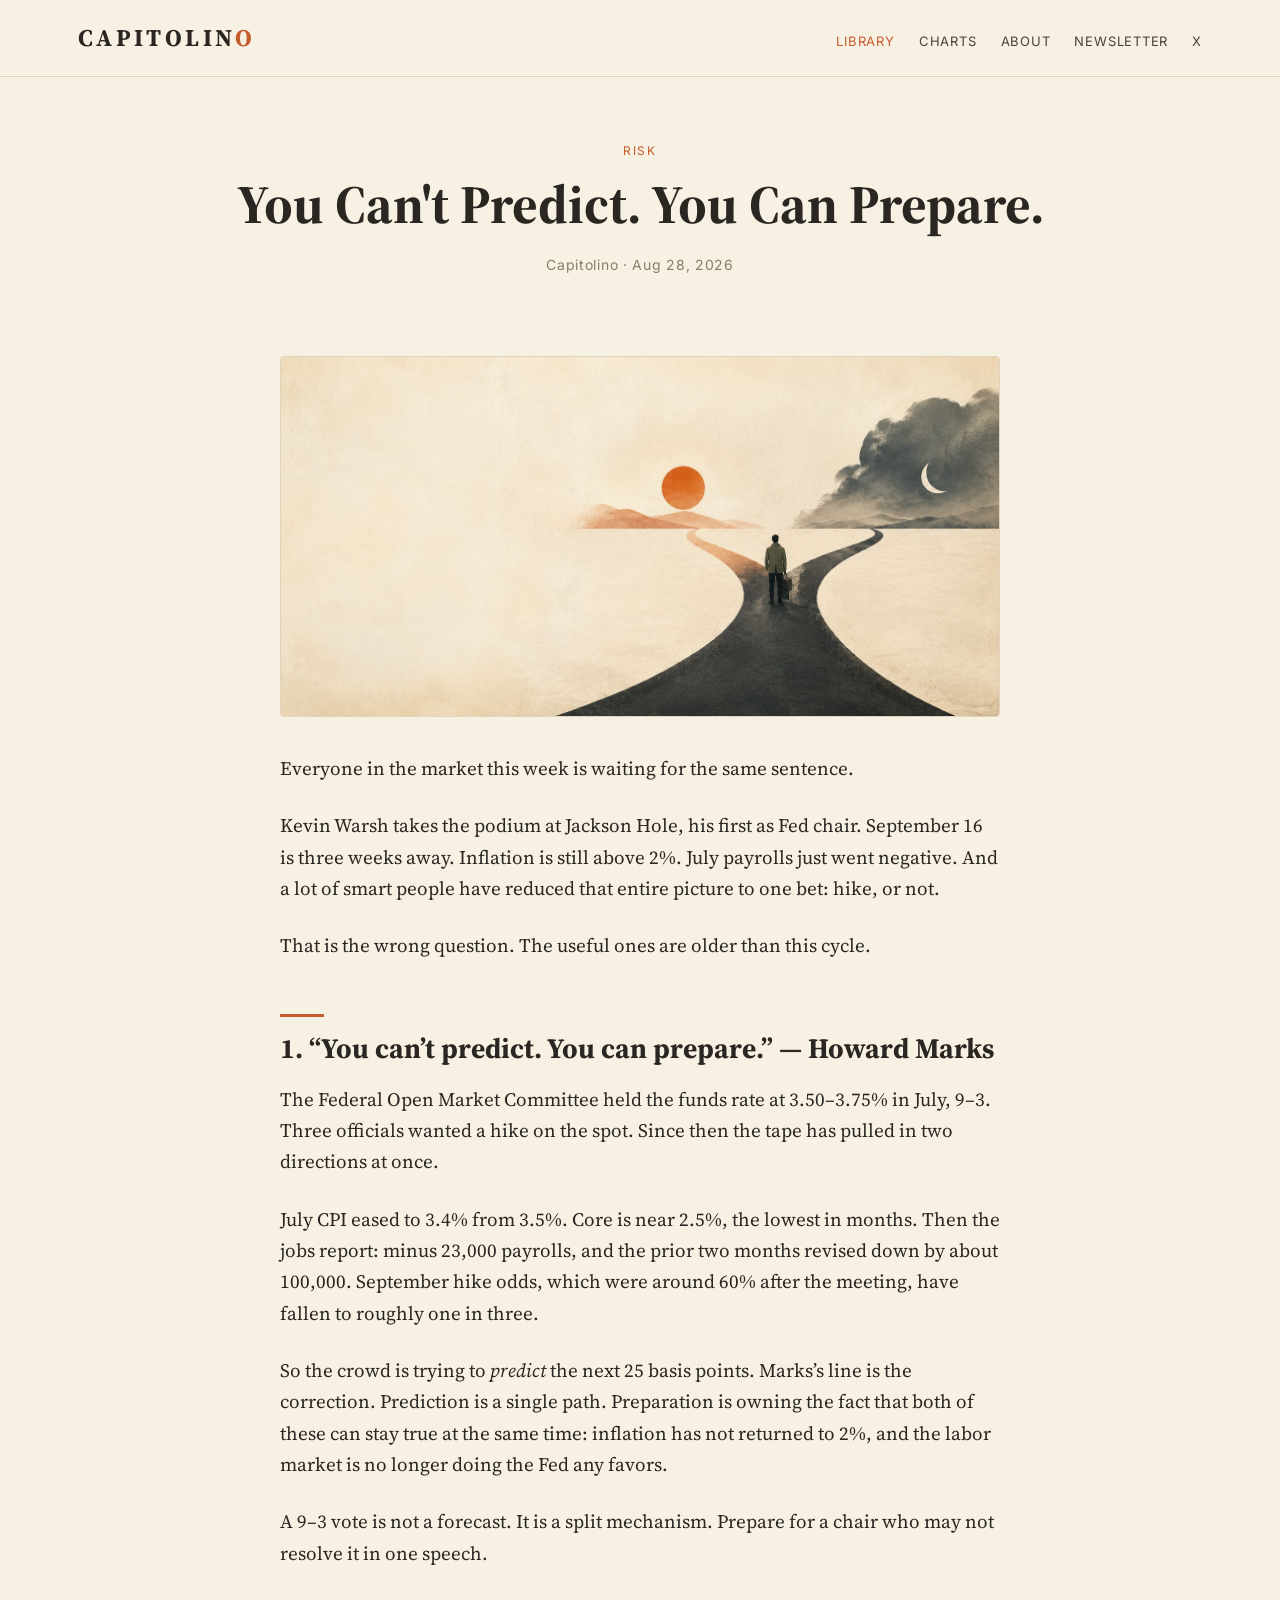
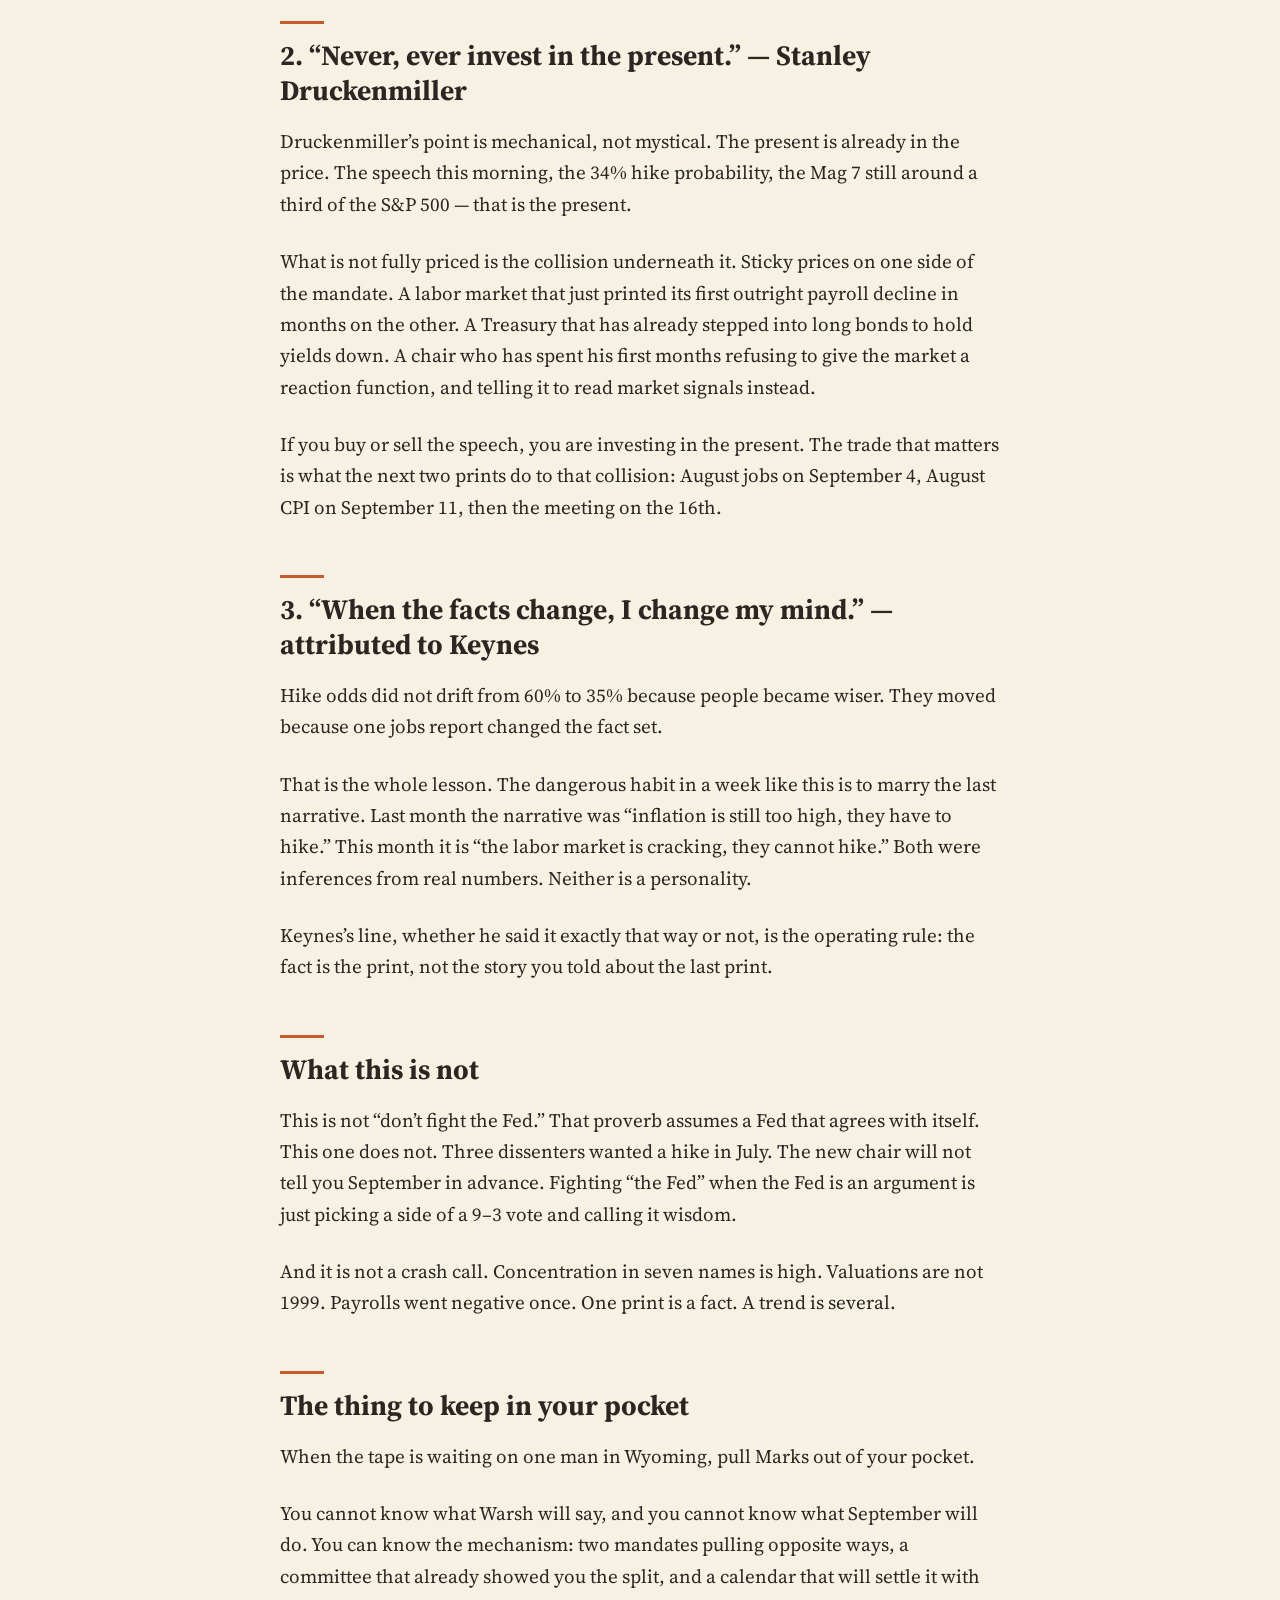
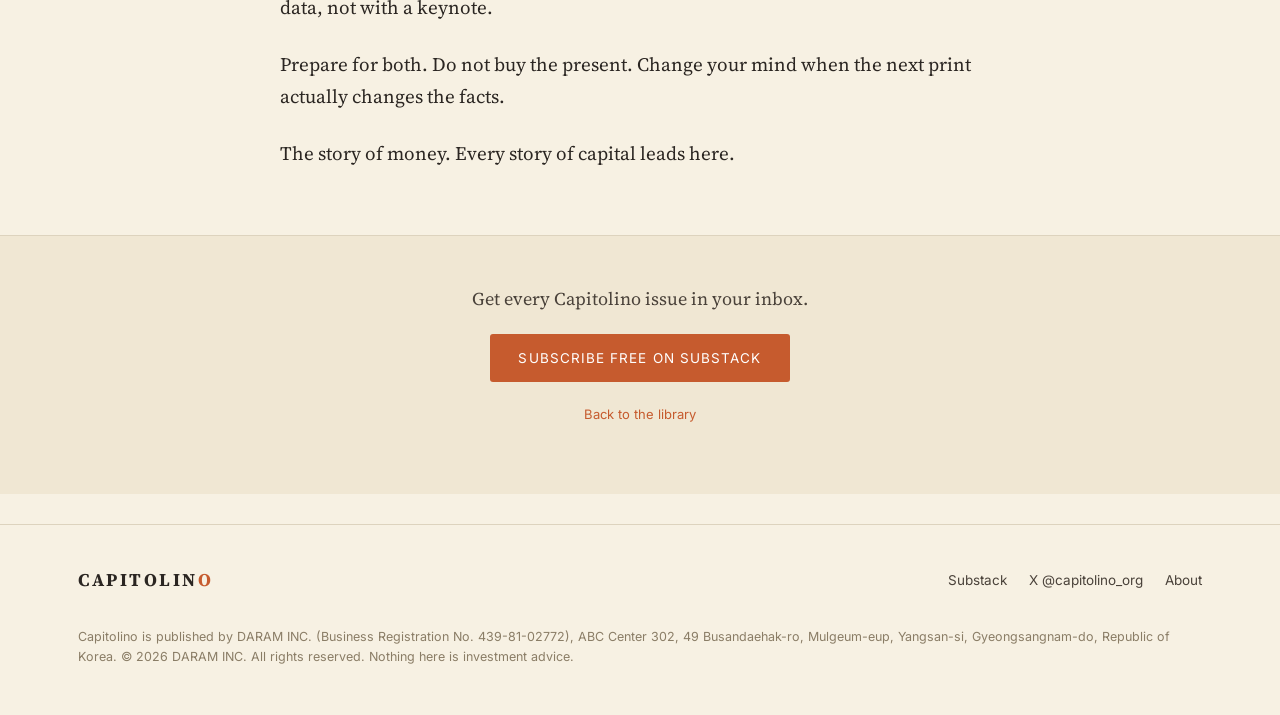
<file: you-cant-predict.html>
<!DOCTYPE html>
<html lang="en">
<head>
<meta charset="UTF-8">
<meta name="viewport" content="width=device-width, initial-scale=1.0">
<title>You Can&#x27;t Predict. You Can Prepare. — Capitolino</title>
<meta name="description" content="Everyone in the market this week is waiting for the same sentence.">
<link rel="preconnect" href="https://fonts.googleapis.com">
<link href="https://fonts.googleapis.com/css2?family=Source+Serif+4:ital,wght@0,400;0,600;0,700;1,400&family=Inter:wght@400;500;600&display=swap" rel="stylesheet">
<link rel="stylesheet" href="../style.css">
</head>
<body>
<header class="site-header">
  <div class="wrap">
    <a class="logo" href="../index.html">CAPITOLIN<span>O</span></a>
    <nav class="nav">
      <a href="../index.html" class="active">Library</a>
      <a href="../charts.html">Charts</a>
      <a href="../about.html">About</a>
      <a href="https://capitolino.substack.com" target="_blank" rel="noopener">Newsletter</a>
      <a class="xlink" href="https://x.com/capitolino_org" target="_blank" rel="noopener">X</a>
    </nav>
  </div>
</header>
<section class="article-head">
  <div class="wrap">
    <span class="kicker">Risk</span>
    <h1>You Can&#x27;t Predict. You Can Prepare.</h1>
    <p class="byline">Capitolino · Aug 28, 2026</p>
  </div>
</section>
<main class="wrap-narrow article-body">
<figure><img src="../img/you-cant-predict_1.jpg" alt="You Can&#x27;t Predict. You Can Prepare."></figure>

<p>Everyone in the market this week is waiting for the same sentence.</p>

<p>Kevin Warsh takes the podium at Jackson Hole, his first as Fed chair. September 16 is three weeks away. Inflation is still above 2%. July payrolls just went negative. And a lot of smart people have reduced that entire picture to one bet: hike, or not.</p>

<p>That is the wrong question. The useful ones are older than this cycle.</p>

<h2>1. “You can’t predict. You can prepare.” — Howard Marks</h2>

<p>The Federal Open Market Committee held the funds rate at 3.50–3.75% in July, 9–3. Three officials wanted a hike on the spot. Since then the tape has pulled in two directions at once.</p>

<p>July CPI eased to 3.4% from 3.5%. Core is near 2.5%, the lowest in months. Then the jobs report: minus 23,000 payrolls, and the prior two months revised down by about 100,000. September hike odds, which were around 60% after the meeting, have fallen to roughly one in three.</p>

<p>So the crowd is trying to <em>predict</em> the next 25 basis points. Marks’s line is the correction. Prediction is a single path. Preparation is owning the fact that both of these can stay true at the same time: inflation has not returned to 2%, and the labor market is no longer doing the Fed any favors.</p>

<p>A 9–3 vote is not a forecast. It is a split mechanism. Prepare for a chair who may not resolve it in one speech.</p>

<h2>2. “Never, ever invest in the present.” — Stanley Druckenmiller</h2>

<p>Druckenmiller’s point is mechanical, not mystical. The present is already in the price. The speech this morning, the 34% hike probability, the Mag 7 still around a third of the S&amp;P 500 — that is the present.</p>

<p>What is not fully priced is the collision underneath it. Sticky prices on one side of the mandate. A labor market that just printed its first outright payroll decline in months on the other. A Treasury that has already stepped into long bonds to hold yields down. A chair who has spent his first months refusing to give the market a reaction function, and telling it to read market signals instead.</p>

<p>If you buy or sell the speech, you are investing in the present. The trade that matters is what the next two prints do to that collision: August jobs on September 4, August CPI on September 11, then the meeting on the 16th.</p>

<h2>3. “When the facts change, I change my mind.” — attributed to Keynes</h2>

<p>Hike odds did not drift from 60% to 35% because people became wiser. They moved because one jobs report changed the fact set.</p>

<p>That is the whole lesson. The dangerous habit in a week like this is to marry the last narrative. Last month the narrative was “inflation is still too high, they have to hike.” This month it is “the labor market is cracking, they cannot hike.” Both were inferences from real numbers. Neither is a personality.</p>

<p>Keynes’s line, whether he said it exactly that way or not, is the operating rule: the fact is the print, not the story you told about the last print.</p>

<h2>What this is not</h2>

<p>This is not “don’t fight the Fed.” That proverb assumes a Fed that agrees with itself. This one does not. Three dissenters wanted a hike in July. The new chair will not tell you September in advance. Fighting “the Fed” when the Fed is an argument is just picking a side of a 9–3 vote and calling it wisdom.</p>

<p>And it is not a crash call. Concentration in seven names is high. Valuations are not 1999. Payrolls went negative once. One print is a fact. A trend is several.</p>

<h2>The thing to keep in your pocket</h2>

<p>When the tape is waiting on one man in Wyoming, pull Marks out of your pocket.</p>

<p>You cannot know what Warsh will say, and you cannot know what September will do. You can know the mechanism: two mandates pulling opposite ways, a committee that already showed you the split, and a calendar that will settle it with data, not with a keynote.</p>

<p>Prepare for both. Do not buy the present. Change your mind when the next print actually changes the facts.</p>

<p>The story of money. Every story of capital leads here.</p>
</main>
<section class="article-foot">
  <div class="wrap">
    <p>Get every Capitolino issue in your inbox.</p>
    <a class="btn" href="https://capitolino.substack.com" target="_blank" rel="noopener">Subscribe free on Substack</a>
    <p class="small"><a href="../index.html">Back to the library</a></p>
  </div>
</section>
<footer class="site-footer">
  <div class="wrap">
    <span class="foot-logo">CAPITOLIN<span>O</span></span>
    <div class="foot-links">
      <a href="https://capitolino.substack.com" target="_blank" rel="noopener">Substack</a>
      <a class="xlink" href="https://x.com/capitolino_org" target="_blank" rel="noopener">X <span class="xhandle">@capitolino_org</span></a>
      <a href="../about.html">About</a>
    </div>
    <p class="foot-legal">Capitolino is published by DARAM INC. (Business Registration No. 439-81-02772), ABC Center 302, 49 Busandaehak-ro, Mulgeum-eup, Yangsan-si, Gyeongsangnam-do, Republic of Korea. © 2026 DARAM INC. All rights reserved. Nothing here is investment advice.</p>
  </div>
</footer>
<script>
// Change this one line when the X handle changes.
var X_HANDLE = "capitolino_org";
document.querySelectorAll("a.xlink").forEach(function(a){ a.href = "https://x.com/" + X_HANDLE; });
document.querySelectorAll(".xhandle").forEach(function(s){ s.textContent = "@" + X_HANDLE; });
</script>
</body>
</html>
</file>
<file: style.css>
/* Capitolino v2 — catalog layout */
:root {
  --cream: #F7F1E3; --cream-deep: #F0E7D3; --ink: #2B2622; --ink-soft: #4A423A;
  --muted: #8A7D66; --line: #DDD3BE; --orange: #C65B2E; --orange-deep: #A84A22;
  --serif: "Source Serif 4", Georgia, "Times New Roman", serif;
  --sans: "Inter", -apple-system, "Segoe UI", Helvetica, Arial, sans-serif;
}
* { margin: 0; padding: 0; box-sizing: border-box; }
html { scroll-behavior: smooth; }
body { background: var(--cream); color: var(--ink); font-family: var(--serif); font-size: 19px; line-height: 1.65; -webkit-font-smoothing: antialiased; }
a { color: inherit; text-decoration: none; }
img { display: block; max-width: 100%; }
.wrap { max-width: 1180px; margin: 0 auto; padding: 0 28px; }
.wrap-narrow { max-width: 720px; margin: 0 auto; padding: 0 24px; }

/* header */
.site-header { border-bottom: 1px solid var(--line); padding: 18px 0; background: var(--cream); position: sticky; top: 0; z-index: 20; }
.site-header .wrap { display: flex; align-items: baseline; justify-content: space-between; gap: 16px; flex-wrap: wrap; }
.logo { font-weight: 700; font-size: 24px; letter-spacing: 0.14em; }
.logo span, .foot-logo span, .hero-brand span { color: var(--orange); }
.nav { display: flex; gap: 24px; font-family: var(--sans); font-size: 13px; letter-spacing: 0.06em; text-transform: uppercase; color: var(--ink-soft); }
.nav a:hover, .nav a.active { color: var(--orange); }

/* kicker / buttons */
.kicker { font-family: var(--sans); font-size: 12px; letter-spacing: 0.16em; text-transform: uppercase; color: var(--orange); }
.kicker.light { color: #F2C9A8; }
.btn { display: inline-block; font-family: var(--sans); font-size: 13.5px; letter-spacing: 0.08em; text-transform: uppercase; color: #fff; background: var(--orange); padding: 13px 28px; border-radius: 3px; }
.btn:hover { background: var(--orange-deep); }
.btn.ghost { background: transparent; border: 1.5px solid rgba(255,255,255,0.7); color: #fff; }
.btn.ghost:hover { background: rgba(255,255,255,0.12); }
.readmore { display: inline-block; margin-top: 18px; font-family: var(--sans); font-size: 13px; letter-spacing: 0.08em; text-transform: uppercase; color: var(--orange); border-bottom: 1.5px solid var(--orange); padding-bottom: 3px; }

/* hero */
.hero { position: relative; min-height: 560px; background-size: cover; background-position: center; display: flex; align-items: flex-end; color: #fff; }
.hero-shade { position: absolute; inset: 0; background: linear-gradient(180deg, rgba(43,38,34,0.25) 0%, rgba(43,38,34,0.55) 55%, rgba(43,38,34,0.92) 100%); }
.hero-inner { position: relative; padding-top: 120px; padding-bottom: 56px; max-width: 1180px; width: 100%; }
.hero-brand { font-weight: 700; font-size: 15px; letter-spacing: 0.22em; opacity: 0.9; }
.hero-tag { font-style: italic; font-size: 17px; opacity: 0.85; margin: 4px 0 34px; }
.hero h1 { font-size: clamp(34px, 5.2vw, 60px); line-height: 1.08; max-width: 820px; margin: 10px 0 14px; font-weight: 700; text-wrap: balance; }
.hero h1 a:hover { color: #F2C9A8; }
.hero-hook { max-width: 640px; font-size: 19px; opacity: 0.92; }
.hero-cta { margin-top: 26px; display: flex; gap: 12px; flex-wrap: wrap; }

/* rows */
.row { padding: 44px 0 6px; }
.row-head { display: flex; align-items: baseline; gap: 16px; margin-bottom: 14px; }
.row-head h2 { font-size: 26px; font-weight: 700; white-space: nowrap; }
.row-head span { font-family: var(--sans); font-size: 13px; color: var(--muted); }
.row-scroller { overflow-x: auto; scroll-snap-type: x mandatory; scrollbar-width: thin; scrollbar-color: var(--line) transparent; padding-bottom: 14px; }
.row-scroller { padding-left: max(28px, calc((100vw - 1180px) / 2 + 28px)); scroll-padding-left: max(28px, calc((100vw - 1180px) / 2 + 28px)); scroll-snap-type: x proximity; }
.row-track { display: flex; gap: 22px; padding: 4px 28px 4px 0; width: max-content; }
.card { flex: 0 0 340px; scroll-snap-align: start; background: #fff; border: 1px solid var(--line); border-radius: 6px; overflow: hidden; display: flex; flex-direction: column; transition: transform .18s ease, box-shadow .18s ease; }
.card:hover { transform: translateY(-4px); box-shadow: 0 14px 30px rgba(43,38,34,0.12); }
.card-img { aspect-ratio: 16/9; overflow: hidden; background: var(--cream-deep); }
.card-img img { width: 100%; height: 100%; object-fit: cover; transition: transform .35s ease; }
.card:hover .card-img img { transform: scale(1.03); }
.card-body { padding: 16px 18px 18px; display: flex; flex-direction: column; flex: 1; }
.card h3 { font-size: 19px; line-height: 1.25; margin: 6px 0 8px; font-weight: 700; }
.card p { font-size: 15px; color: var(--ink-soft); line-height: 1.5; flex: 1; }
.card .meta { margin-top: 14px; font-family: var(--sans); font-size: 12px; letter-spacing: 0.05em; text-transform: uppercase; color: var(--muted); }
.card-chart { flex-basis: 380px; }
.card-chart .card-img { aspect-ratio: 12/7; background: var(--cream); }
.card-chart .card-img img { object-fit: contain; }

/* about strip */
.about-strip { background: var(--cream-deep); border-top: 1px solid var(--line); border-bottom: 1px solid var(--line); margin-top: 48px; padding: 56px 0; text-align: center; }
.about-strip p { max-width: 680px; margin: 0 auto; font-size: 20px; font-style: italic; color: var(--ink-soft); }

/* page heads */
.page-head { padding: 64px 0 24px; }
.page-head h1 { font-size: clamp(34px, 5vw, 52px); line-height: 1.1; margin-top: 10px; text-wrap: balance; }
.page-head .lede { max-width: 680px; margin-top: 16px; color: var(--ink-soft); }

/* charts page */
.chart-grid { display: grid; grid-template-columns: repeat(2, 1fr); gap: 32px; padding: 20px 28px 60px; }
.chart-fig img { width: 100%; border: 1px solid var(--line); border-radius: 4px; background: var(--cream); }
.chart-fig figcaption { margin-top: 10px; font-family: var(--sans); font-size: 13.5px; color: var(--ink-soft); }
.chart-fig figcaption strong { color: var(--ink); margin-right: 6px; }

/* article */
.article-head { padding: 64px 0 24px; text-align: center; }
.article-head .kicker { display: block; margin-bottom: 14px; }
.article-head h1 { font-size: clamp(34px, 5.4vw, 54px); line-height: 1.12; max-width: 860px; margin: 0 auto; text-wrap: balance; }
.article-head .byline { margin-top: 18px; font-family: var(--sans); font-size: 14px; color: var(--muted); letter-spacing: 0.05em; }
.article-body { padding: 20px 0 40px; }
.article-body p { margin: 0 0 26px; }
.article-body h2 { font-size: 28px; margin: 52px 0 18px; line-height: 1.25; }
.article-body h2::before, .about-body h2::before { content: ""; display: block; width: 44px; border-top: 3px solid var(--orange); margin-bottom: 14px; }
.article-body h3 { font-size: 22px; margin: 36px 0 12px; }
.article-body ul, .article-body ol { margin: 0 0 26px 24px; }
.article-body li { margin-bottom: 8px; }
.article-body blockquote { border-left: 3px solid var(--orange); padding-left: 18px; color: var(--ink-soft); margin: 0 0 26px; }
.article-body figure { margin: 36px 0; }
.article-body figure img { width: 100%; border: 1px solid var(--line); border-radius: 4px; }
.article-body figcaption { margin-top: 10px; font-family: var(--sans); font-size: 13px; color: var(--muted); text-align: center; }
.article-body .divider { border: 0; text-align: center; margin: 44px 0; }
.article-body .divider::after { content: "· · ·"; color: var(--muted); font-size: 22px; letter-spacing: 0.5em; }
.article-body a, .about-body a.inline { color: var(--orange); border-bottom: 1px solid var(--orange); }
.article-foot { background: var(--cream-deep); border-top: 1px solid var(--line); padding: 48px 0; text-align: center; }
.article-foot p { font-size: 18px; color: var(--ink-soft); margin-bottom: 20px; }
.article-foot .small { margin-top: 22px; font-family: var(--sans); font-size: 13px; }
.article-foot .small a { color: var(--orange); }

/* about */
.about-body { padding: 20px 0 70px; }
.about-body p { margin-bottom: 26px; }
.about-body h2 { font-size: 26px; margin: 46px 0 16px; }
.masthead-box { border: 1px solid var(--line); border-radius: 6px; background: #fff; padding: 18px 22px; margin: 6px 0 30px; font-family: var(--sans); font-size: 14.5px; display: grid; gap: 8px; }
.masthead-box span { display: inline-block; width: 190px; color: var(--muted); font-size: 12px; letter-spacing: 0.08em; text-transform: uppercase; }

/* footer */
.site-footer { border-top: 1px solid var(--line); margin-top: 30px; padding: 40px 0 48px; }
.site-footer .wrap { display: flex; justify-content: space-between; align-items: center; gap: 18px; flex-wrap: wrap; }
.foot-logo { font-weight: 700; letter-spacing: 0.14em; font-size: 18px; }
.foot-links { display: flex; gap: 22px; font-family: var(--sans); font-size: 13.5px; color: var(--ink-soft); }
.foot-links a:hover { color: var(--orange); }
.foot-legal { width: 100%; margin-top: 14px; font-family: var(--sans); font-size: 12.5px; color: var(--muted); line-height: 1.6; }

@media (max-width: 860px) {
  body { font-size: 18px; }
  .row-head { flex-direction: column; gap: 2px; }
  .nav { gap: 16px; font-size: 12px; }
  .hero { min-height: 480px; }
  .hero-inner { padding-top: 90px; }
  .card { flex-basis: 280px; }
  .card-chart { flex-basis: 320px; }
  .chart-grid { grid-template-columns: 1fr; }
  .masthead-box span { width: 100%; }
}
</file>
